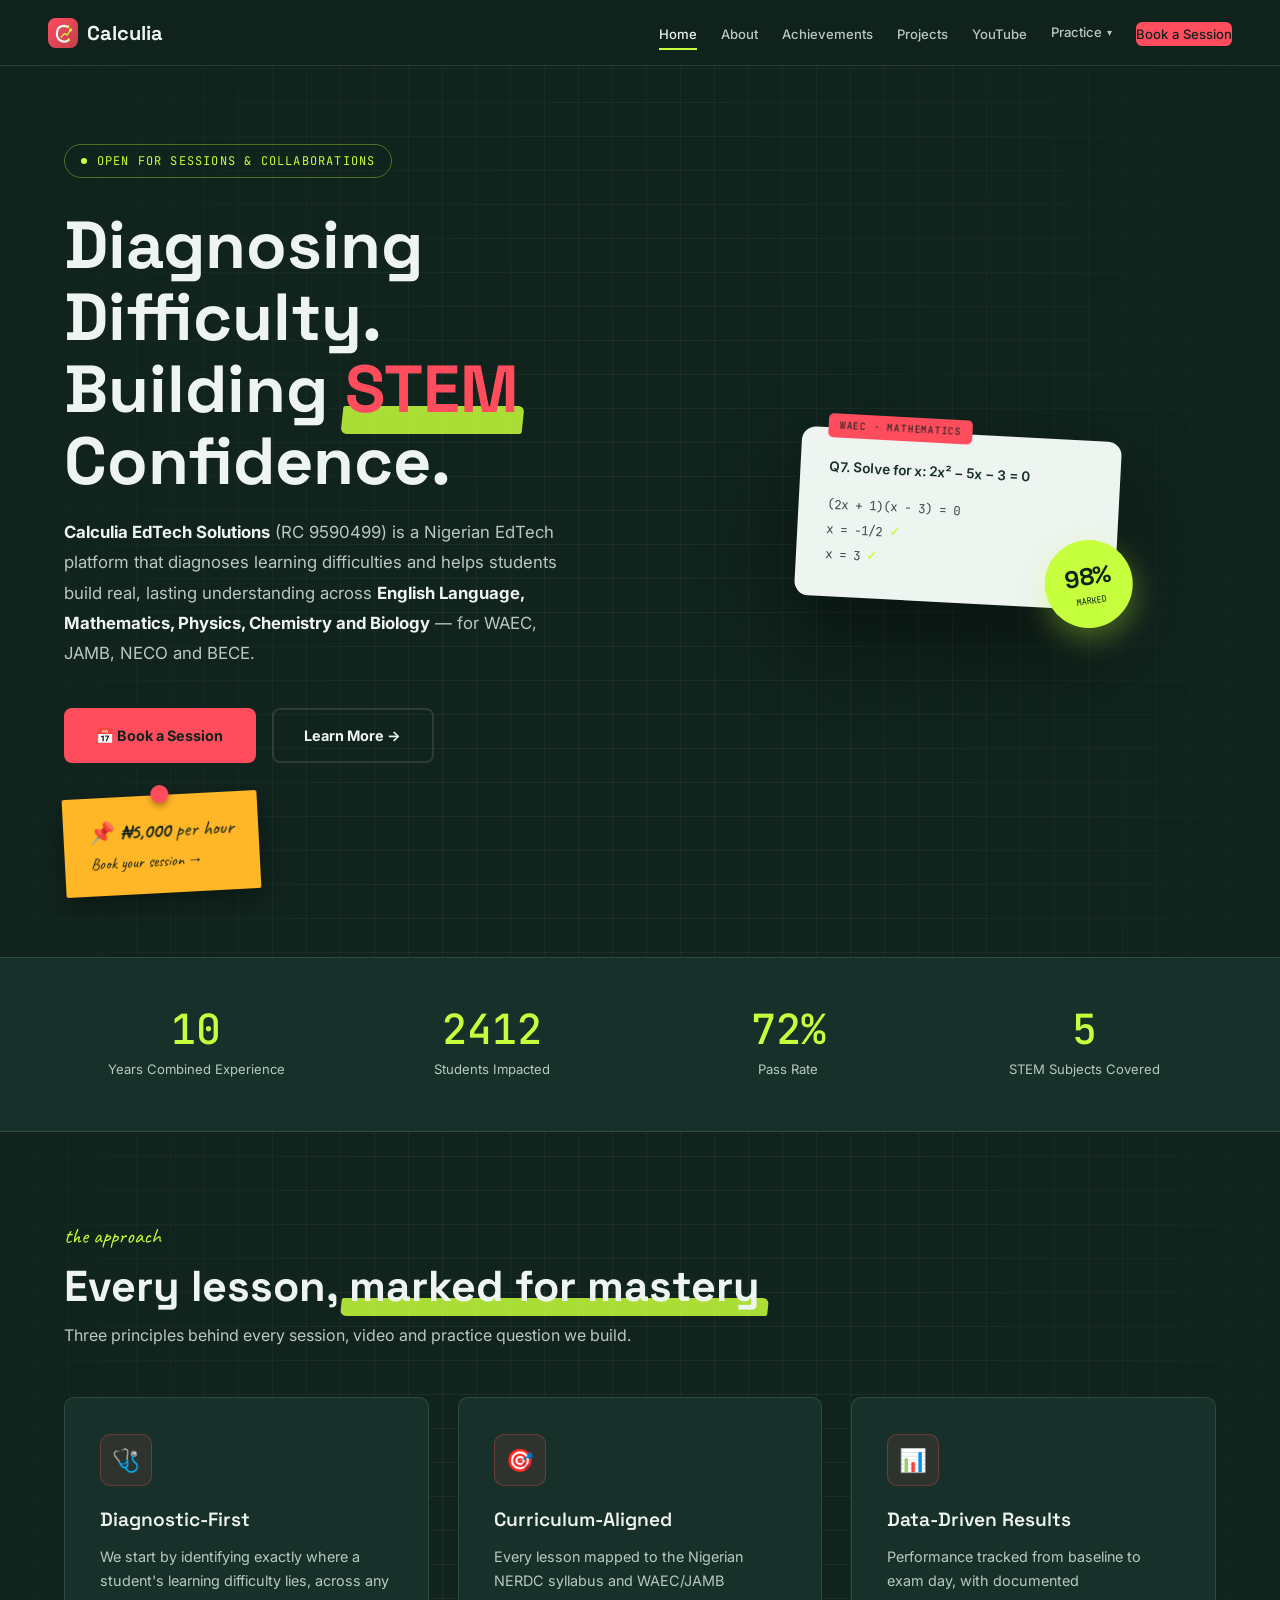
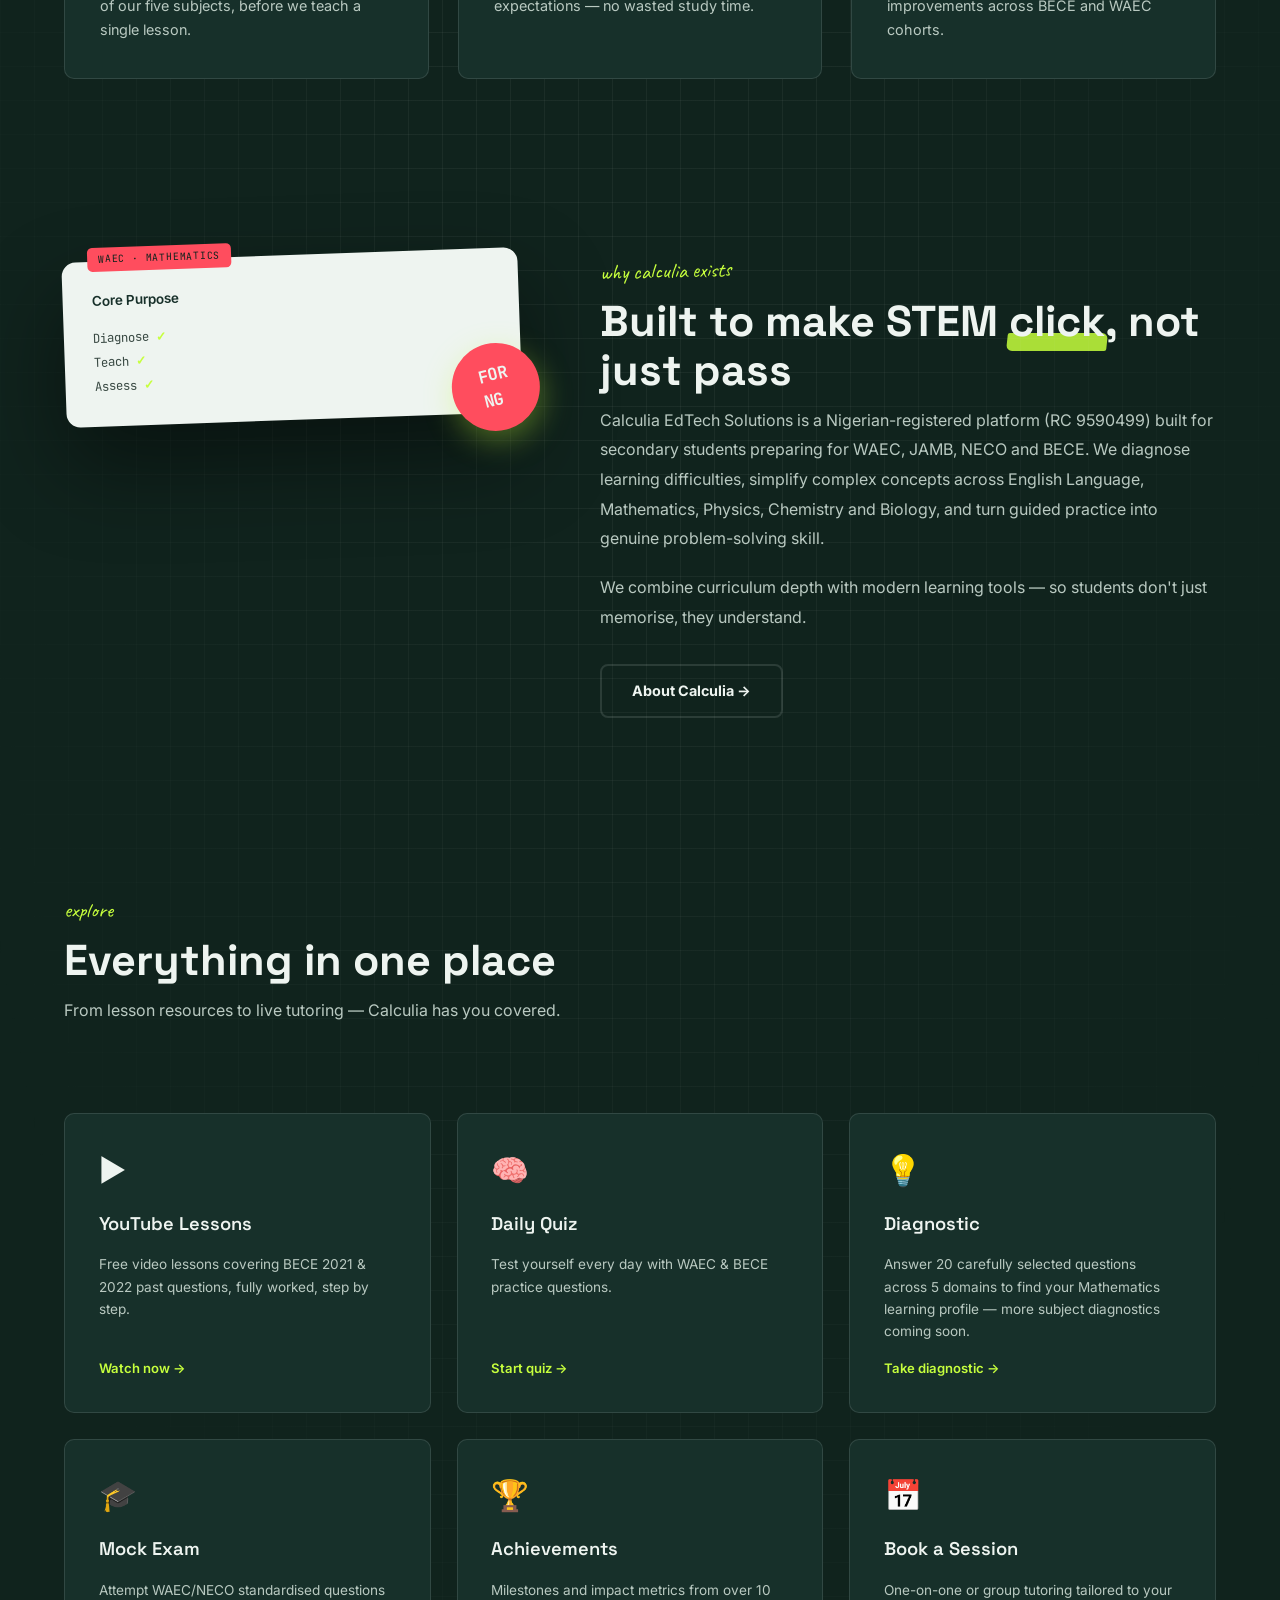
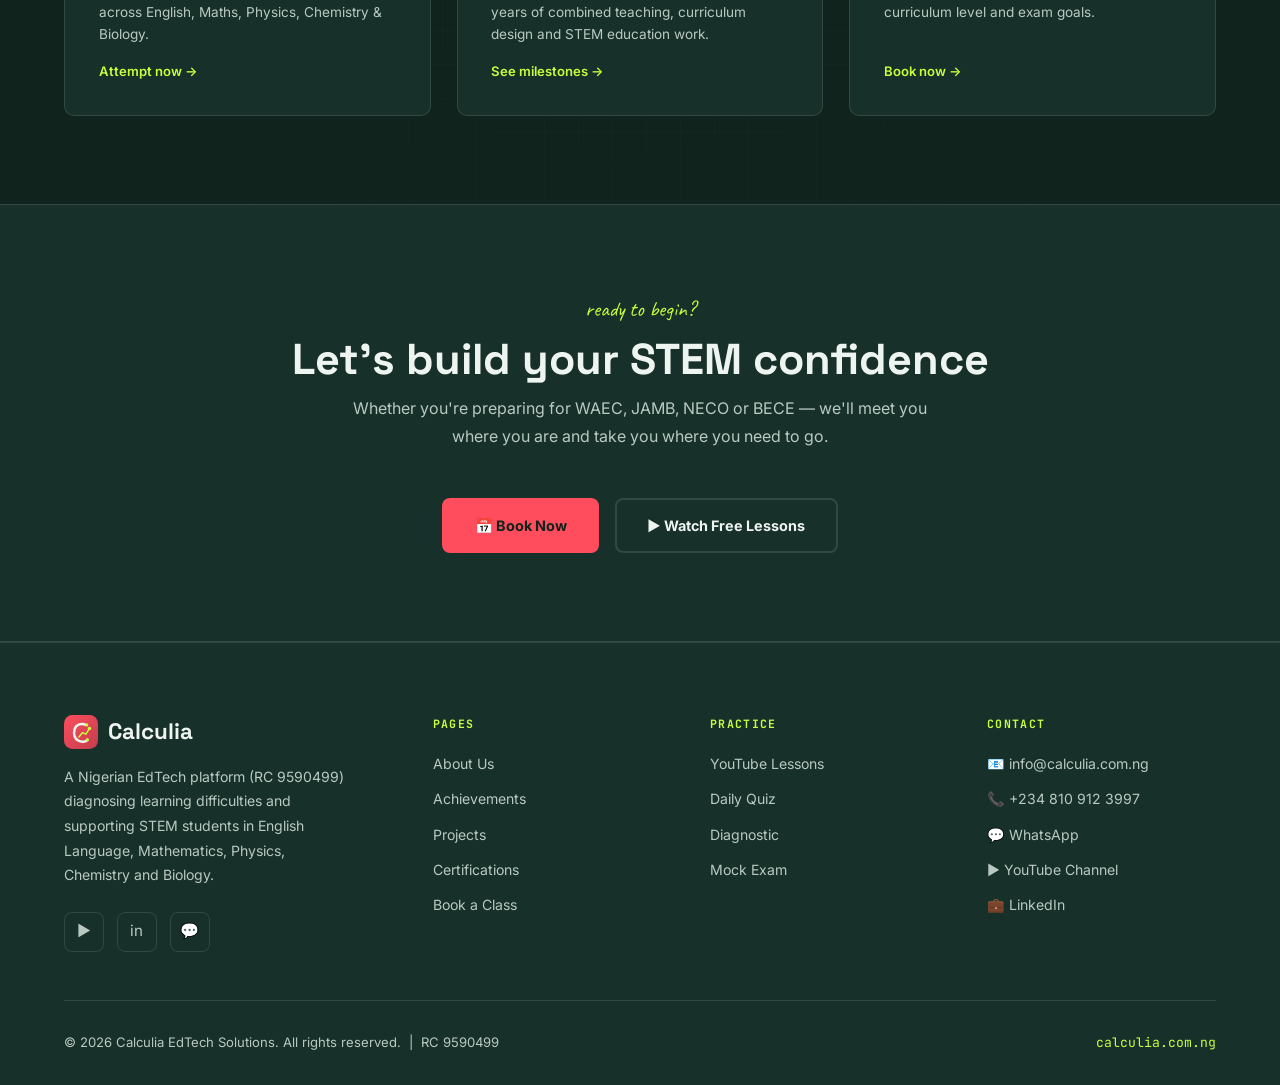
<file: index.html>
<!DOCTYPE html>
<html lang="en">
<head>
<meta charset="UTF-8">
<meta name="viewport" content="width=device-width, initial-scale=1.0">
<title>Calculia EdTech Solutions — Diagnosing Learning Difficulties &amp; STEM Support</title>
<link rel="icon" type="image/svg+xml" href="data:image/svg+xml,<svg xmlns='http://www.w3.org/2000/svg' viewBox='0 0 96 96'><rect width='96' height='96' rx='22' fill='%23FF4D5E'/><path d='M 62 28 C 50 22 34 26 30 40 C 26 54 30 68 40 72 C 50 78 62 76 66 70' fill='none' stroke='%23EEF4F0' stroke-width='7' stroke-linecap='round'/><path d='M 42 62 L 52 50 L 62 54 L 72 38' fill='none' stroke='%23C6FF3D' stroke-width='4' stroke-linecap='round' stroke-linejoin='round'/><circle cx='72' cy='38' r='5' fill='%23C6FF3D'/><circle cx='64' cy='28' r='4.5' fill='%23C6FF3D'/><circle cx='66' cy='70' r='4.5' fill='%23C6FF3D'/></svg>">
<meta name="description" content="Calculia EdTech Solutions (RC 9590499) is a Nigerian EdTech platform diagnosing learning difficulties and supporting STEM students in English Language, Mathematics, Physics, Chemistry and Biology — with tutoring, diagnostics, mock exams and free video lessons.">
<meta property="og:title" content="Calculia EdTech Solutions — Diagnosing Learning Difficulties, Building STEM Confidence">
<meta property="og:description" content="Diagnostics, tutoring, mock exams and free lessons across English, Mathematics, Physics, Chemistry and Biology for Nigerian students preparing for WAEC, JAMB, NECO and BECE.">
<meta property="og:type" content="website">
<meta property="og:url" content="https://calculiang.github.io/">
<meta name="twitter:card" content="summary_large_image">
<link rel="canonical" href="https://calculiang.github.io/">
<link rel="stylesheet" href="style.css">
</head>
<body class="grid-bg">
  
<nav>
  <a href="index.html" class="nav-logo"><svg class="brand-mark" viewBox="0 0 96 96" width="30" height="30" xmlns="http://www.w3.org/2000/svg" aria-hidden="true">
      <defs><linearGradient id="navMark" x1="0%" y1="0%" x2="100%" y2="100%"><stop offset="0%" stop-color="#FF4D5E"/><stop offset="100%" stop-color="#C23E4B"/></linearGradient></defs>
      <rect width="96" height="96" rx="24" fill="url(#navMark)"/>
      <path d="M 62 28 C 50 22 34 26 30 40 C 26 54 30 68 40 72 C 50 78 62 76 66 70" fill="none" stroke="#EEF4F0" stroke-width="7" stroke-linecap="round"/>
      <path d="M 42 62 L 52 50 L 62 54 L 72 38" fill="none" stroke="#C6FF3D" stroke-width="4" stroke-linecap="round" stroke-linejoin="round"/>
      <circle cx="72" cy="38" r="5" fill="#C6FF3D"/><circle cx="64" cy="28" r="4.5" fill="#C6FF3D"/><circle cx="66" cy="70" r="4.5" fill="#C6FF3D"/>
    </svg>Calculia</a>
  <ul class="nav-links">
    <li><a href="index.html">Home</a></li>
    <li><a href="about.html">About</a></li>
    <li><a href="achievements.html">Achievements</a></li>
    <li><a href="projects.html">Projects</a></li>
    <li><a href="youtube.html">YouTube</a></li>
    <li class="nav-dropdown">
      <span>Practice</span>
      <div class="dropdown-menu">
        <a href="daily-quiz.html">🧠 Daily Quiz</a>
        <a href="diagnostic.html">💡 Diagnostic</a>
        <a href="mock.html">🎓 Mock Exam</a>
        <a href="certifications.html">📜 Certifications</a>
      </div>
    </li>
    <li><a href="booking.html" class="nav-cta">Book a Session</a></li>
  </ul>
  <button class="hamburger" id="hamburger" aria-label="Toggle menu"><span></span><span></span><span></span></button>
</nav>
<div class="mobile-menu" id="mobileMenu">
  <a href="index.html">Home</a>
  <a href="about.html">About</a>
  <a href="achievements.html">Achievements</a>
  <a href="certifications.html">Certifications</a>
  <a href="projects.html">Projects</a>
  <a href="youtube.html">YouTube</a>
  <span class="sub-label">Practice</span>
  <a href="daily-quiz.html">🧠 Daily Quiz</a>
  <a href="diagnostic.html">💡 Diagnostic</a>
  <a href="mock.html">🎓 Mock Exam</a>
  <a href="booking.html" class="btn btn-primary nav-cta">Book a Session</a>
</div>

<!-- HERO -->
<section id="hero">
  <div class="hero-left">
    <span class="hero-tag"><span class="pulse"></span> Open for sessions &amp; collaborations</span>
    <h1 class="hero-h1">Diagnosing Difficulty.<br>Building <span class="accent mark-underline">STEM</span><br>Confidence.</h1>
    <p class="hero-desc"><strong>Calculia EdTech Solutions</strong> (RC 9590499) is a Nigerian EdTech platform that diagnoses learning difficulties and helps students build real, lasting understanding across <strong>English Language, Mathematics, Physics, Chemistry and Biology</strong> — for WAEC, JAMB, NECO and BECE.</p>
    <div class="hero-actions">
      <a href="booking.html" class="btn btn-primary">📅 Book a Session</a>
      <a href="about.html" class="btn btn-outline">Learn More →</a>
    </div>
    <a href="booking.html" class="sticky-note" style="margin-top:2rem;">
      📌 <strong>₦5,000</strong> per hour<br>
      <span style="font-size:1rem;">Book your session →</span>
    </a>
  </div>
  <div class="hero-right">
    <div class="script-card">
      <div class="q">Q7. Solve for x: 2x² − 5x − 3 = 0</div>
      <div class="working">
        (2x + 1)(x − 3) = 0<br>
        x = −1/2  <span class="tick">✓</span><br>
        x = 3     <span class="tick">✓</span>
      </div>
      <div class="grade-stamp"><span>98%</span><span>MARKED</span></div>
    </div>
  </div>
</section>

<!-- STATS -->
<section id="stats-band">
  <div class="stats-row">
    <div class="stat-item reveal"><div class="stat-big" data-target="10">0</div><div class="stat-desc">Years Combined Experience</div></div>
    <div class="stat-item reveal rd1"><div class="stat-big" data-target="4000">0</div><div class="stat-desc">Students Impacted</div></div>
    <div class="stat-item reveal rd2"><div class="stat-big" data-target="95" data-suffix="%">0</div><div class="stat-desc">Pass Rate</div></div>
    <div class="stat-item reveal rd3"><div class="stat-big" data-target="5">0</div><div class="stat-desc">STEM Subjects Covered</div></div>
  </div>
</section>

<!-- APPROACH -->
<section>
  <span class="eyebrow reveal">the approach</span>
  <h2 class="reveal">Every lesson, <span class="mark-underline">marked for mastery</span></h2>
  <p class="section-sub reveal">Three principles behind every session, video and practice question we build.</p>
  <div class="approach-grid">
    <div class="approach-card card reveal">
      <div class="approach-icon">🩺</div>
      <div class="approach-title">Diagnostic-First</div>
      <p class="approach-text">We start by identifying exactly where a student's learning difficulty lies, across any of our five subjects, before we teach a single lesson.</p>
    </div>
    <div class="approach-card card reveal rd1">
      <div class="approach-icon">🎯</div>
      <div class="approach-title">Curriculum-Aligned</div>
      <p class="approach-text">Every lesson mapped to the Nigerian NERDC syllabus and WAEC/JAMB expectations — no wasted study time.</p>
    </div>
    <div class="approach-card card reveal rd2">
      <div class="approach-icon">📊</div>
      <div class="approach-title">Data-Driven Results</div>
      <p class="approach-text">Performance tracked from baseline to exam day, with documented improvements across BECE and WAEC cohorts.</p>
    </div>
  </div>
</section>

<!-- CORE PURPOSE -->
<section>
  <div class="about-grid">
    <div class="reveal">
      <div class="script-card" style="width:100%;transform:rotate(-2deg);">
        <div class="q">Core Purpose</div>
        <div class="working" style="line-height:1.9;">
          Diagnose <span class="tick">✓</span><br>
          Teach <span class="tick">✓</span><br>
          Assess <span class="tick">✓</span>
        </div>
        <div class="grade-stamp" style="background:var(--coral);"><span style="color:var(--chalk);font-size:1.05rem;">FOR<br>NG</span></div>
      </div>
    </div>
    <div class="reveal rd1">
      <span class="eyebrow">why calculia exists</span>
      <h2>Built to make STEM <span class="mark-underline">click</span>, not just pass</h2>
      <p style="color:var(--chalk-dim);line-height:1.85;margin-bottom:1.2rem;">Calculia EdTech Solutions is a Nigerian-registered platform (RC 9590499) built for secondary students preparing for WAEC, JAMB, NECO and BECE. We diagnose learning difficulties, simplify complex concepts across English Language, Mathematics, Physics, Chemistry and Biology, and turn guided practice into genuine problem-solving skill.</p>
      <p style="color:var(--chalk-dim);line-height:1.85;margin-bottom:2rem;">We combine curriculum depth with modern learning tools — so students don't just memorise, they understand.</p>
      <a href="about.html" class="btn btn-outline">About Calculia →</a>
    </div>
  </div>
</section>

<!-- EXPLORE GRID -->
<div class="home-nav-grid">
  <div style="grid-column:1/-1;margin-bottom:1rem;">
    <span class="eyebrow reveal">explore</span>
    <h2 class="reveal">Everything in <span class="mark-underline">one place</span></h2>
    <p class="section-sub reveal">From lesson resources to live tutoring — Calculia has you covered.</p>
  </div>
  <a href="youtube.html" class="home-nav-card reveal">
    <div class="hnc-icon">▶️</div>
    <div class="hnc-title">YouTube Lessons</div>
    <p class="hnc-desc">Free video lessons covering BECE 2021 &amp; 2022 past questions, fully worked, step by step.</p>
    <span class="hnc-link">Watch now →</span>
  </a>
  <a href="daily-quiz.html" class="home-nav-card reveal rd1">
    <div class="hnc-icon">🧠</div>
    <div class="hnc-title">Daily Quiz</div>
    <p class="hnc-desc">Test yourself every day with WAEC &amp; BECE practice questions.</p>
    <span class="hnc-link">Start quiz →</span>
  </a>
  <a href="diagnostic.html" class="home-nav-card reveal rd2">
    <div class="hnc-icon">💡</div>
    <div class="hnc-title">Diagnostic</div>
    <p class="hnc-desc">Answer 20 carefully selected questions across 5 domains to find your Mathematics learning profile — more subject diagnostics coming soon.</p>
    <span class="hnc-link">Take diagnostic →</span>
  </a>
  <a href="mock.html" class="home-nav-card reveal">
    <div class="hnc-icon">🎓</div>
    <div class="hnc-title">Mock Exam</div>
    <p class="hnc-desc">Attempt WAEC/NECO standardised questions across English, Maths, Physics, Chemistry &amp; Biology.</p>
    <span class="hnc-link">Attempt now →</span>
  </a>
  <a href="achievements.html" class="home-nav-card reveal rd1">
    <div class="hnc-icon">🏆</div>
    <div class="hnc-title">Achievements</div>
    <p class="hnc-desc">Milestones and impact metrics from over 10 years of combined teaching, curriculum design and STEM education work.</p>
    <span class="hnc-link">See milestones →</span>
  </a>
  <a href="booking.html" class="home-nav-card reveal rd2">
    <div class="hnc-icon">📅</div>
    <div class="hnc-title">Book a Session</div>
    <p class="hnc-desc">One-on-one or group tutoring tailored to your curriculum level and exam goals.</p>
    <span class="hnc-link">Book now →</span>
  </a>
</div>

<!-- CTA -->
<section class="cta-band">
  <span class="eyebrow reveal">ready to begin?</span>
  <h2 class="reveal">Let's build your <span class="mark-underline">STEM confidence</span></h2>
  <p class="section-sub reveal">Whether you're preparing for WAEC, JAMB, NECO or BECE — we'll meet you where you are and take you where you need to go.</p>
  <div class="cta-actions reveal">
    <a href="booking.html" class="btn btn-primary">📅 Book Now</a>
    <a href="youtube.html" class="btn btn-outline">▶ Watch Free Lessons</a>
  </div>
</section>

<footer>
  <div class="footer-grid footer-grid-4">
    <div class="footer-brand">
      <a href="index.html" class="logo"><svg class="brand-mark" viewBox="0 0 96 96" width="34" height="34" xmlns="http://www.w3.org/2000/svg" aria-hidden="true">
        <defs><linearGradient id="footMark" x1="0%" y1="0%" x2="100%" y2="100%"><stop offset="0%" stop-color="#FF4D5E"/><stop offset="100%" stop-color="#C23E4B"/></linearGradient></defs>
        <rect width="96" height="96" rx="24" fill="url(#footMark)"/>
        <path d="M 62 28 C 50 22 34 26 30 40 C 26 54 30 68 40 72 C 50 78 62 76 66 70" fill="none" stroke="#EEF4F0" stroke-width="7" stroke-linecap="round"/>
        <path d="M 42 62 L 52 50 L 62 54 L 72 38" fill="none" stroke="#C6FF3D" stroke-width="4" stroke-linecap="round" stroke-linejoin="round"/>
        <circle cx="72" cy="38" r="5" fill="#C6FF3D"/><circle cx="64" cy="28" r="4.5" fill="#C6FF3D"/><circle cx="66" cy="70" r="4.5" fill="#C6FF3D"/>
      </svg>Calculia</a>
      <p>A Nigerian EdTech platform (RC 9590499) diagnosing learning difficulties and supporting STEM students in English Language, Mathematics, Physics, Chemistry and Biology.</p>
      <div class="social-links">
        <a class="social-link" href="https://www.youtube.com/channel/UCdj-SJ9aTm0fqCdhB6cHcyw" aria-label="YouTube" target="_blank" rel="noopener">▶</a>
        <a class="social-link" href="https://www.linkedin.com/in/opeoluwajamiu" aria-label="LinkedIn" target="_blank" rel="noopener">in</a>
        <a class="social-link" href="https://wa.me/2348109123997" aria-label="WhatsApp" target="_blank" rel="noopener">💬</a>
      </div>
    </div>
    <div class="footer-col">
      <h4>Pages</h4>
      <ul>
        <li><a href="about.html">About Us</a></li>
        <li><a href="achievements.html">Achievements</a></li>
        <li><a href="projects.html">Projects</a></li>
        <li><a href="certifications.html">Certifications</a></li>
        <li><a href="booking.html">Book a Class</a></li>
      </ul>
    </div>
    <div class="footer-col">
      <h4>Practice</h4>
      <ul>
        <li><a href="youtube.html">YouTube Lessons</a></li>
        <li><a href="daily-quiz.html">Daily Quiz</a></li>
        <li><a href="diagnostic.html">Diagnostic</a></li>
        <li><a href="mock.html">Mock Exam</a></li>
      </ul>
    </div>
    <div class="footer-col">
      <h4>Contact</h4>
      <ul>
        <li><a href="mailto:info@calculia.com.ng">📧 info@calculia.com.ng</a></li>
        <li><a href="tel:+2348109123997">📞 +234 810 912 3997</a></li>
        <li><a href="https://wa.me/2348109123997" target="_blank" rel="noopener">💬 WhatsApp</a></li>
        <li><a href="https://www.youtube.com/channel/UCdj-SJ9aTm0fqCdhB6cHcyw" target="_blank" rel="noopener">▶ YouTube Channel</a></li>
        <li><a href="https://www.linkedin.com/company/calculia" target="_blank" rel="noopener">💼 LinkedIn</a></li>
      </ul>
    </div>
  </div>
  <div class="footer-bottom">
    <p>&copy; 2026 Calculia EdTech Solutions. All rights reserved. &nbsp;|&nbsp; RC 9590499</p>
    <span>calculia.com.ng</span>
  </div>
</footer>

<button id="scrollTop" aria-label="Scroll to top">↑</button>
<script src="script.js"></script>
<script>
// Stat counters
document.querySelectorAll('.stat-big').forEach(el => {
  const target = parseInt(el.dataset.target, 10);
  const suffix = el.dataset.suffix || '';
  let started = false;
  const io = new IntersectionObserver(entries => {
    entries.forEach(entry => {
      if (entry.isIntersecting && !started) {
        started = true;
        let cur = 0;
        const step = Math.max(1, Math.round(target / 60));
        const t = setInterval(() => {
          cur += step;
          if (cur >= target) { cur = target; clearInterval(t); }
          el.textContent = cur + suffix;
        }, 25);
      }
    });
  }, { threshold: 0.4 });
  io.observe(el);
});
</script>
</body>
</html>
</file>
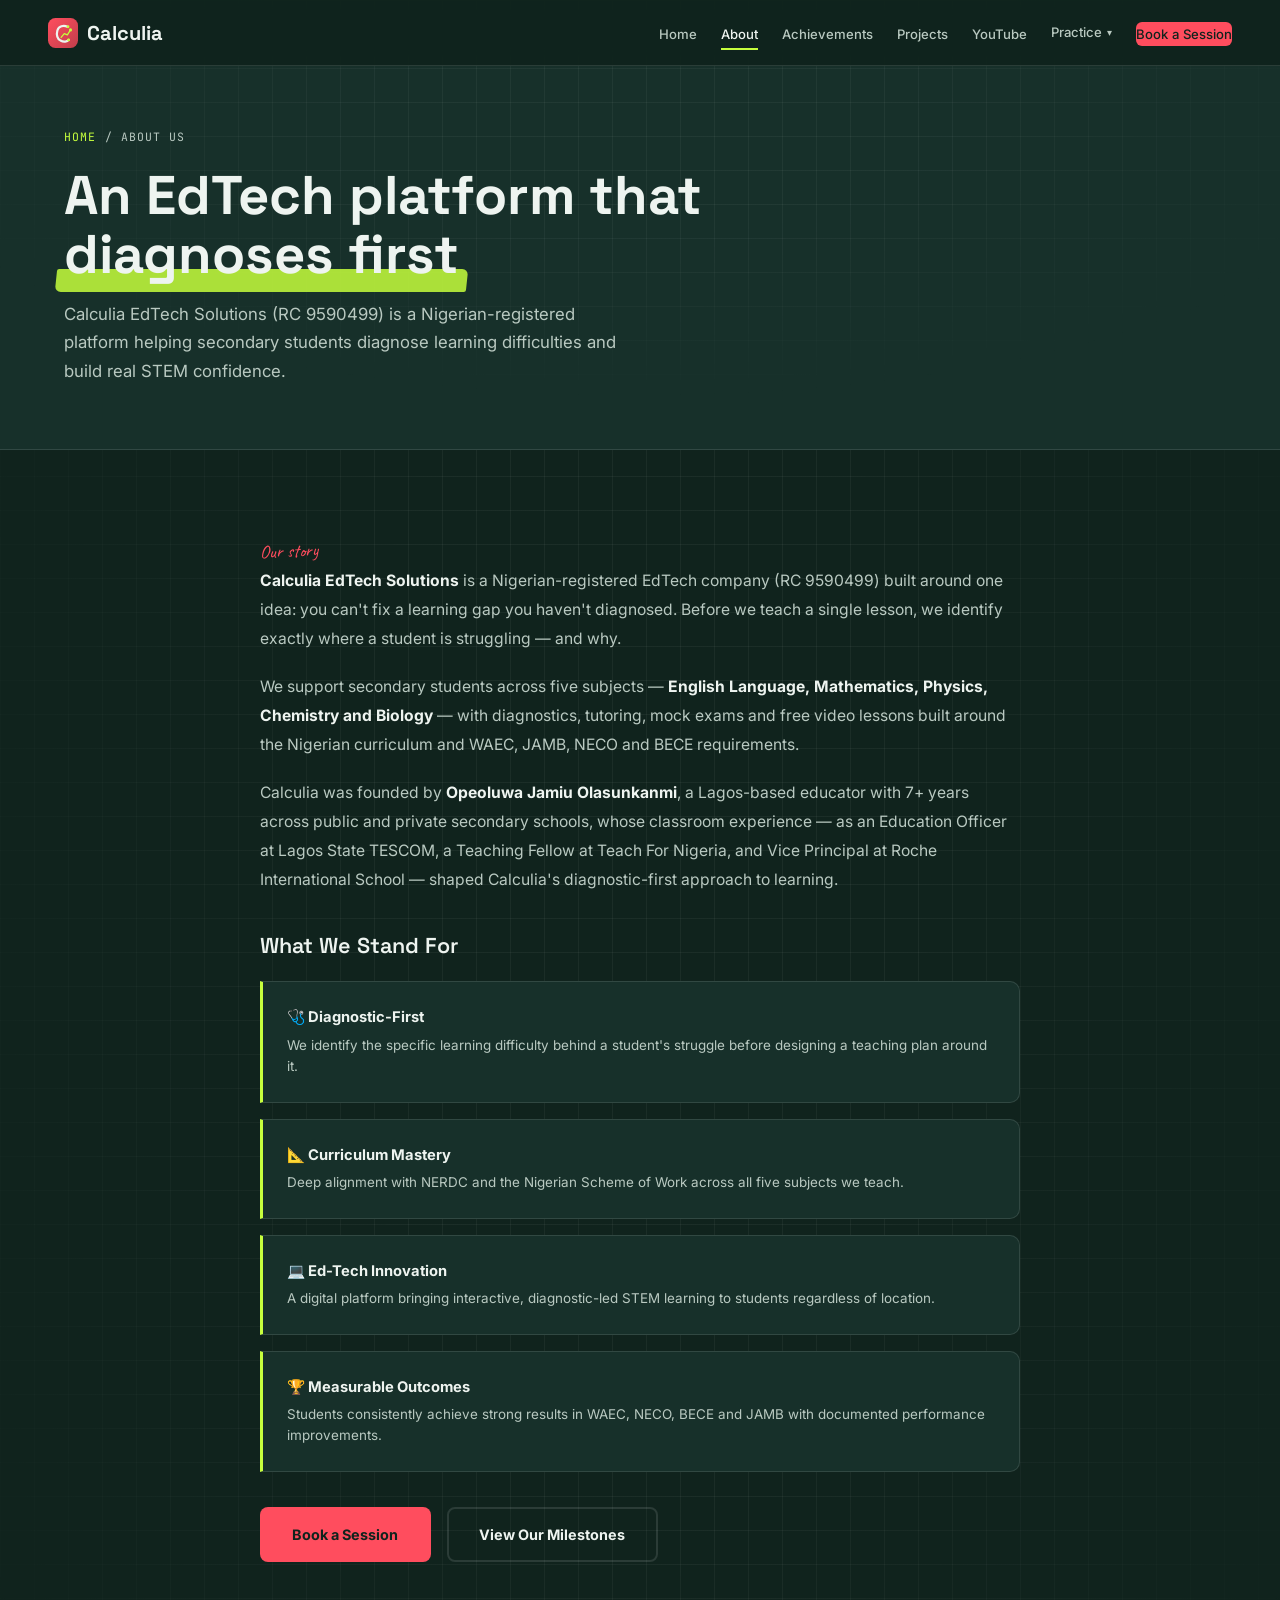
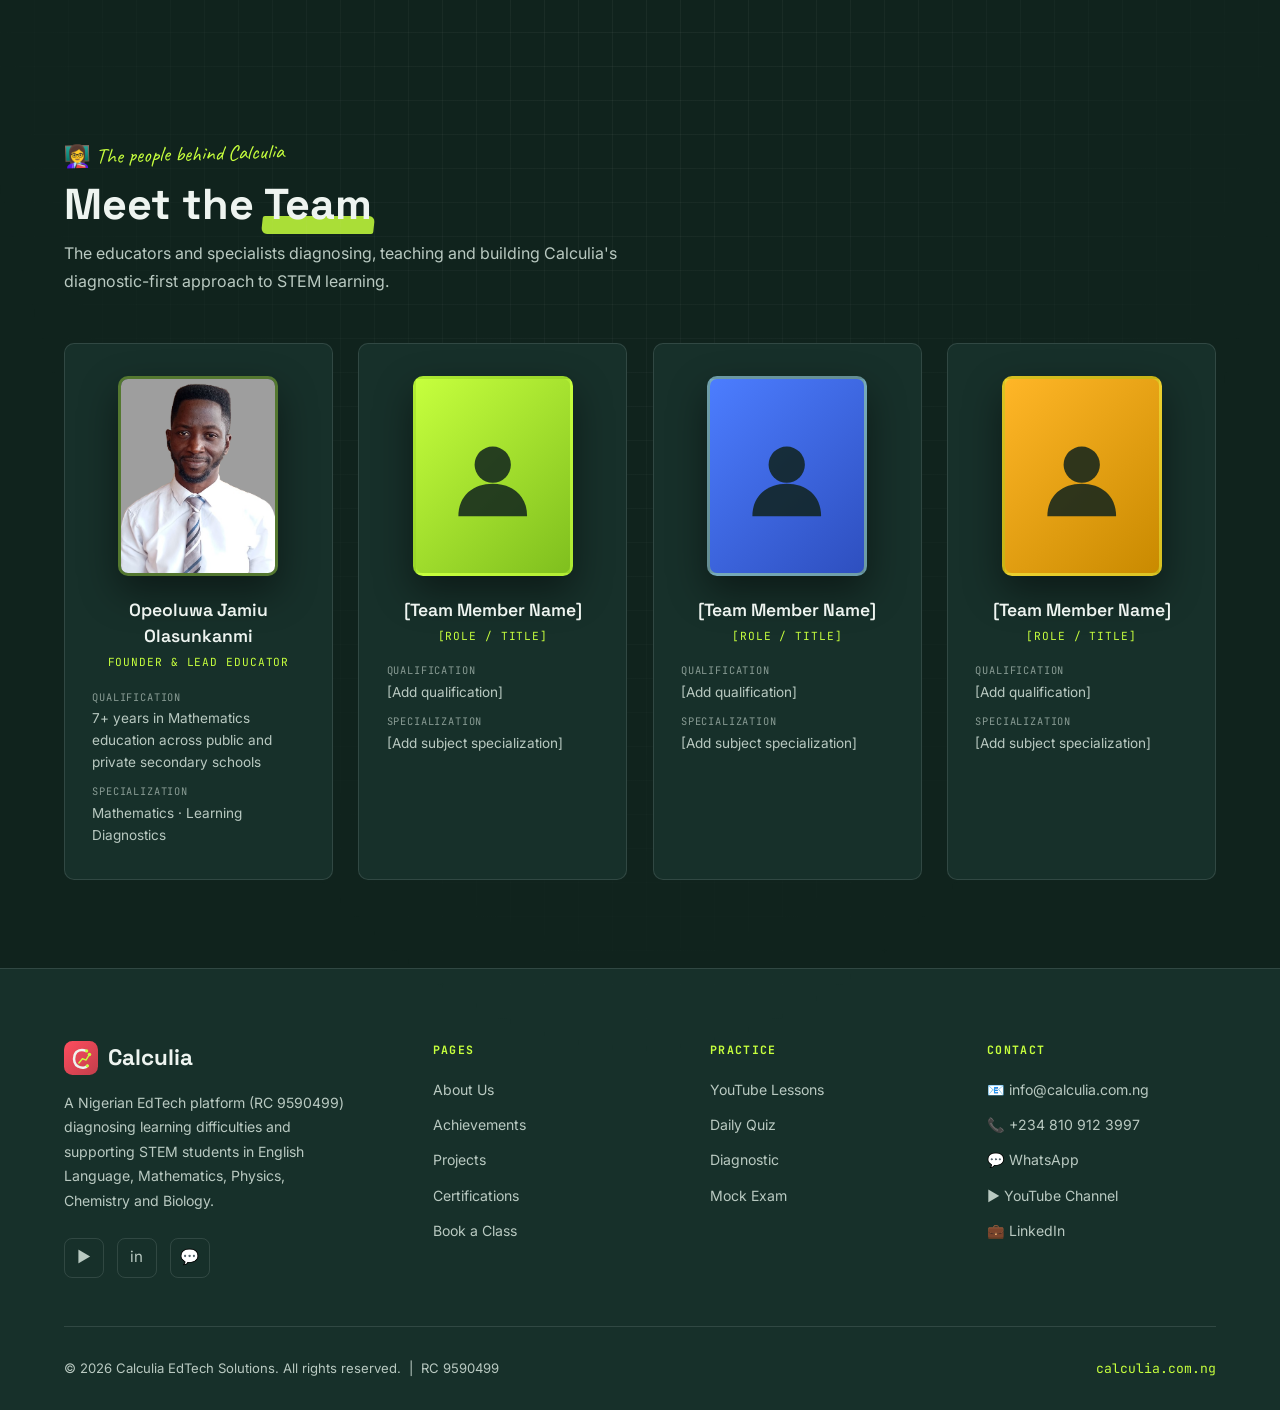
<file: about.html>
<!DOCTYPE html>
<html lang="en">
<head>
<meta charset="UTF-8">
<meta name="viewport" content="width=device-width, initial-scale=1.0">
<title>About Us | Calculia EdTech Solutions</title>
<link rel="icon" type="image/svg+xml" href="data:image/svg+xml,<svg xmlns='http://www.w3.org/2000/svg' viewBox='0 0 96 96'><rect width='96' height='96' rx='22' fill='%23FF4D5E'/><path d='M 62 28 C 50 22 34 26 30 40 C 26 54 30 68 40 72 C 50 78 62 76 66 70' fill='none' stroke='%23EEF4F0' stroke-width='7' stroke-linecap='round'/><path d='M 42 62 L 52 50 L 62 54 L 72 38' fill='none' stroke='%23C6FF3D' stroke-width='4' stroke-linecap='round' stroke-linejoin='round'/><circle cx='72' cy='38' r='5' fill='%23C6FF3D'/><circle cx='64' cy='28' r='4.5' fill='%23C6FF3D'/><circle cx='66' cy='70' r='4.5' fill='%23C6FF3D'/></svg>">
<meta name="description" content="Calculia EdTech Solutions (RC 9590499) is a Nigerian EdTech platform diagnosing learning difficulties and supporting STEM students in English Language, Mathematics, Physics, Chemistry and Biology.">
<link rel="canonical" href="https://calculiang.github.io/about.html">
<link rel="stylesheet" href="style.css">
</head>
<body class="grid-bg">

<nav>
  <a href="index.html" class="nav-logo"><svg class="brand-mark" viewBox="0 0 96 96" width="30" height="30" xmlns="http://www.w3.org/2000/svg" aria-hidden="true">
      <defs><linearGradient id="navMark" x1="0%" y1="0%" x2="100%" y2="100%"><stop offset="0%" stop-color="#FF4D5E"/><stop offset="100%" stop-color="#C23E4B"/></linearGradient></defs>
      <rect width="96" height="96" rx="24" fill="url(#navMark)"/>
      <path d="M 62 28 C 50 22 34 26 30 40 C 26 54 30 68 40 72 C 50 78 62 76 66 70" fill="none" stroke="#EEF4F0" stroke-width="7" stroke-linecap="round"/>
      <path d="M 42 62 L 52 50 L 62 54 L 72 38" fill="none" stroke="#C6FF3D" stroke-width="4" stroke-linecap="round" stroke-linejoin="round"/>
      <circle cx="72" cy="38" r="5" fill="#C6FF3D"/><circle cx="64" cy="28" r="4.5" fill="#C6FF3D"/><circle cx="66" cy="70" r="4.5" fill="#C6FF3D"/>
    </svg>Calculia</a>
  <ul class="nav-links">
    <li><a href="index.html">Home</a></li>
    <li><a href="about.html">About</a></li>
    <li><a href="achievements.html">Achievements</a></li>
    <li><a href="projects.html">Projects</a></li>
    <li><a href="youtube.html">YouTube</a></li>
    <li class="nav-dropdown">
      <span>Practice</span>
      <div class="dropdown-menu">
        <a href="daily-quiz.html">🧠 Daily Quiz</a>
        <a href="diagnostic.html">💡 Diagnostic</a>
        <a href="mock.html">🎓 Mock Exam</a>
        <a href="certifications.html">📜 Certifications</a>
      </div>
    </li>
    <li><a href="booking.html" class="nav-cta">Book a Session</a></li>
  </ul>
  <button class="hamburger" id="hamburger" aria-label="Toggle menu"><span></span><span></span><span></span></button>
</nav>
<div class="mobile-menu" id="mobileMenu">
  <a href="index.html">Home</a>
  <a href="about.html">About</a>
  <a href="achievements.html">Achievements</a>
  <a href="certifications.html">Certifications</a>
  <a href="projects.html">Projects</a>
  <a href="youtube.html">YouTube</a>
  <span class="sub-label">Practice</span>
  <a href="daily-quiz.html">🧠 Daily Quiz</a>
  <a href="diagnostic.html">💡 Diagnostic</a>
  <a href="mock.html">🎓 Mock Exam</a>
  <a href="booking.html" class="btn btn-primary nav-cta">Book a Session</a>
</div>

<div class="page-banner grid-bg">
  <div class="page-banner-inner">
    <div class="breadcrumb"><a href="index.html">Home</a> / About Us</div>
    <h1>An EdTech platform that <span class="mark-underline">diagnoses first</span></h1>
    <p>Calculia EdTech Solutions (RC 9590499) is a Nigerian-registered platform helping secondary students diagnose learning difficulties and build real STEM confidence.</p>
  </div>
</div>

<section>
  <div class="about-grid about-solo">
    <div class="about-text reveal">
      <span class="pen-note">Our story</span>
      <p><strong>Calculia EdTech Solutions</strong> is a Nigerian-registered EdTech company (RC 9590499) built around one idea: you can't fix a learning gap you haven't diagnosed. Before we teach a single lesson, we identify exactly where a student is struggling — and why.</p>
      <p>We support secondary students across five subjects — <strong>English Language, Mathematics, Physics, Chemistry and Biology</strong> — with diagnostics, tutoring, mock exams and free video lessons built around the Nigerian curriculum and WAEC, JAMB, NECO and BECE requirements.</p>
      <p>Calculia was founded by <strong>Opeoluwa Jamiu Olasunkanmi</strong>, a Lagos-based educator with 7+ years across public and private secondary schools, whose classroom experience — as an Education Officer at Lagos State TESCOM, a Teaching Fellow at Teach For Nigeria, and Vice Principal at Roche International School — shaped Calculia's diagnostic-first approach to learning.</p>

      <h3>What We Stand For</h3>
      <div class="pillars">
        <div class="pillar">
          <div class="pillar-title">🩺 Diagnostic-First</div>
          <div class="pillar-text">We identify the specific learning difficulty behind a student's struggle before designing a teaching plan around it.</div>
        </div>
        <div class="pillar">
          <div class="pillar-title">📐 Curriculum Mastery</div>
          <div class="pillar-text">Deep alignment with NERDC and the Nigerian Scheme of Work across all five subjects we teach.</div>
        </div>
        <div class="pillar">
          <div class="pillar-title">💻 Ed-Tech Innovation</div>
          <div class="pillar-text">A digital platform bringing interactive, diagnostic-led STEM learning to students regardless of location.</div>
        </div>
        <div class="pillar">
          <div class="pillar-title">🏆 Measurable Outcomes</div>
          <div class="pillar-text">Students consistently achieve strong results in WAEC, NECO, BECE and JAMB with documented performance improvements.</div>
        </div>
      </div>
      <div class="hero-actions" style="margin-top:2.2rem;">
        <a href="booking.html" class="btn btn-primary">Book a Session</a>
        <a href="achievements.html" class="btn btn-outline">View Our Milestones</a>
      </div>
    </div>
  </div>
</section>

<section>
  <span class="eyebrow">👩‍🏫 The people behind Calculia</span>
  <h2>Meet the <span class="mark-underline">Team</span></h2>
  <p class="section-sub">The educators and specialists diagnosing, teaching and building Calculia's diagnostic-first approach to STEM learning.</p>

  <div class="team-grid">
    <div class="team-card card reveal">
      <div class="team-avatar team-avatar-photo"><img src="founder-photo.png" alt="Opeoluwa Jamiu Olasunkanmi, Founder of Calculia EdTech Solutions" width="160" height="200" loading="lazy"></div>
      <h3 class="team-name">Opeoluwa Jamiu Olasunkanmi</h3>
      <div class="team-role">Founder &amp; Lead Educator</div>
      <div class="team-detail"><span class="team-label">Qualification</span>7+ years in Mathematics education across public and private secondary schools</div>
      <div class="team-detail"><span class="team-label">Specialization</span>Mathematics · Learning Diagnostics</div>
    </div>

    <div class="team-card card reveal rd1">
      <div class="team-avatar team-avatar-illustration" style="--avatar-a:var(--lime); --avatar-b:#7FBF1E;">
        <svg viewBox="0 0 100 100" width="100%" height="100%" xmlns="http://www.w3.org/2000/svg" aria-hidden="true">
          <circle cx="50" cy="38" r="19" fill="var(--blackboard)" fill-opacity=".85"/>
          <path d="M14 92c0-22 16-34 36-34s36 12 36 34" fill="var(--blackboard)" fill-opacity=".85"/>
        </svg>
      </div>
      <h3 class="team-name">[Team Member Name]</h3>
      <div class="team-role">[Role / Title]</div>
      <div class="team-detail"><span class="team-label">Qualification</span>[Add qualification]</div>
      <div class="team-detail"><span class="team-label">Specialization</span>[Add subject specialization]</div>
    </div>

    <div class="team-card card reveal rd2">
      <div class="team-avatar team-avatar-illustration" style="--avatar-a:var(--blue); --avatar-b:#2E4FBF;">
        <svg viewBox="0 0 100 100" width="100%" height="100%" xmlns="http://www.w3.org/2000/svg" aria-hidden="true">
          <circle cx="50" cy="38" r="19" fill="var(--blackboard)" fill-opacity=".85"/>
          <path d="M14 92c0-22 16-34 36-34s36 12 36 34" fill="var(--blackboard)" fill-opacity=".85"/>
        </svg>
      </div>
      <h3 class="team-name">[Team Member Name]</h3>
      <div class="team-role">[Role / Title]</div>
      <div class="team-detail"><span class="team-label">Qualification</span>[Add qualification]</div>
      <div class="team-detail"><span class="team-label">Specialization</span>[Add subject specialization]</div>
    </div>

    <div class="team-card card reveal rd3">
      <div class="team-avatar team-avatar-illustration" style="--avatar-a:var(--gold); --avatar-b:#C98A00;">
        <svg viewBox="0 0 100 100" width="100%" height="100%" xmlns="http://www.w3.org/2000/svg" aria-hidden="true">
          <circle cx="50" cy="38" r="19" fill="var(--blackboard)" fill-opacity=".85"/>
          <path d="M14 92c0-22 16-34 36-34s36 12 36 34" fill="var(--blackboard)" fill-opacity=".85"/>
        </svg>
      </div>
      <h3 class="team-name">[Team Member Name]</h3>
      <div class="team-role">[Role / Title]</div>
      <div class="team-detail"><span class="team-label">Qualification</span>[Add qualification]</div>
      <div class="team-detail"><span class="team-label">Specialization</span>[Add subject specialization]</div>
    </div>
  </div>
</section>

<footer>
  <div class="footer-grid footer-grid-4">
    <div class="footer-brand">
      <a href="index.html" class="logo"><svg class="brand-mark" viewBox="0 0 96 96" width="34" height="34" xmlns="http://www.w3.org/2000/svg" aria-hidden="true">
        <defs><linearGradient id="footMark" x1="0%" y1="0%" x2="100%" y2="100%"><stop offset="0%" stop-color="#FF4D5E"/><stop offset="100%" stop-color="#C23E4B"/></linearGradient></defs>
        <rect width="96" height="96" rx="24" fill="url(#footMark)"/>
        <path d="M 62 28 C 50 22 34 26 30 40 C 26 54 30 68 40 72 C 50 78 62 76 66 70" fill="none" stroke="#EEF4F0" stroke-width="7" stroke-linecap="round"/>
        <path d="M 42 62 L 52 50 L 62 54 L 72 38" fill="none" stroke="#C6FF3D" stroke-width="4" stroke-linecap="round" stroke-linejoin="round"/>
        <circle cx="72" cy="38" r="5" fill="#C6FF3D"/><circle cx="64" cy="28" r="4.5" fill="#C6FF3D"/><circle cx="66" cy="70" r="4.5" fill="#C6FF3D"/>
      </svg>Calculia</a>
      <p>A Nigerian EdTech platform (RC 9590499) diagnosing learning difficulties and supporting STEM students in English Language, Mathematics, Physics, Chemistry and Biology.</p>
      <div class="social-links">
        <a class="social-link" href="https://www.youtube.com/channel/UCdj-SJ9aTm0fqCdhB6cHcyw" aria-label="YouTube" target="_blank" rel="noopener">▶</a>
        <a class="social-link" href="https://www.linkedin.com/company/calculia" aria-label="LinkedIn" target="_blank" rel="noopener">in</a>
        <a class="social-link" href="https://wa.me/2348109123997" aria-label="WhatsApp" target="_blank" rel="noopener">💬</a>
      </div>
    </div>
    <div class="footer-col">
      <h4>Pages</h4>
      <ul>
        <li><a href="about.html">About Us</a></li>
        <li><a href="achievements.html">Achievements</a></li>
        <li><a href="projects.html">Projects</a></li>
        <li><a href="certifications.html">Certifications</a></li>
        <li><a href="booking.html">Book a Class</a></li>
      </ul>
    </div>
    <div class="footer-col">
      <h4>Practice</h4>
      <ul>
        <li><a href="youtube.html">YouTube Lessons</a></li>
        <li><a href="daily-quiz.html">Daily Quiz</a></li>
        <li><a href="diagnostic.html">Diagnostic</a></li>
        <li><a href="mock.html">Mock Exam</a></li>
      </ul>
    </div>
    <div class="footer-col">
      <h4>Contact</h4>
      <ul>
        <li><a href="mailto:info@calculia.com.ng">📧 info@calculia.com.ng</a></li>
        <li><a href="tel:+2348109123997">📞 +234 810 912 3997</a></li>
        <li><a href="https://wa.me/2348109123997" target="_blank" rel="noopener">💬 WhatsApp</a></li>
        <li><a href="https://www.youtube.com/channel/UCdj-SJ9aTm0fqCdhB6cHcyw" target="_blank" rel="noopener">▶ YouTube Channel</a></li>
        <li><a href="https://www.linkedin.com/in/opeoluwajamiu" target="_blank" rel="noopener">💼 LinkedIn</a></li>
      </ul>
    </div>
  </div>
  <div class="footer-bottom">
    <p>&copy; 2026 Calculia EdTech Solutions. All rights reserved. &nbsp;|&nbsp; RC 9590499</p>
    <span>calculia.com.ng</span>
  </div>
</footer>

<button id="scrollTop" aria-label="Scroll to top">↑</button>
<script src="script.js"></script>
</body>
</html>
</file>
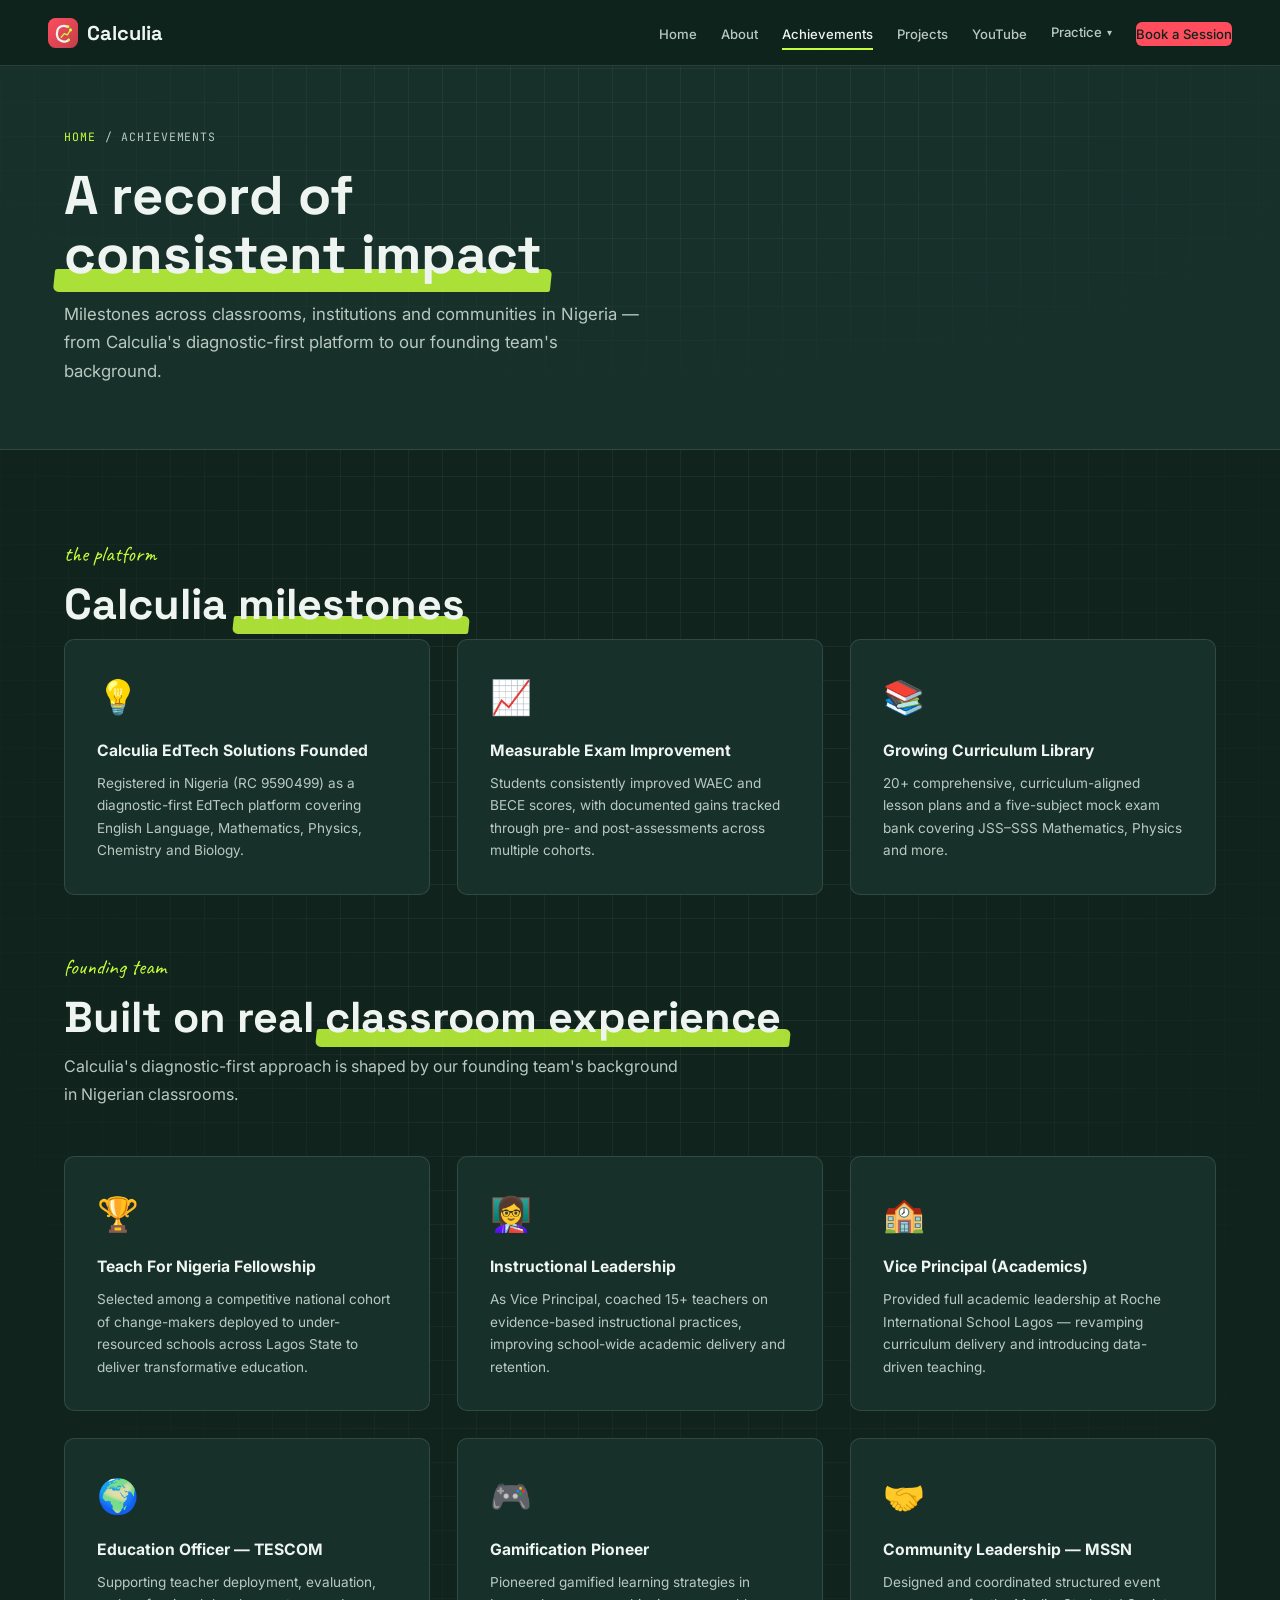
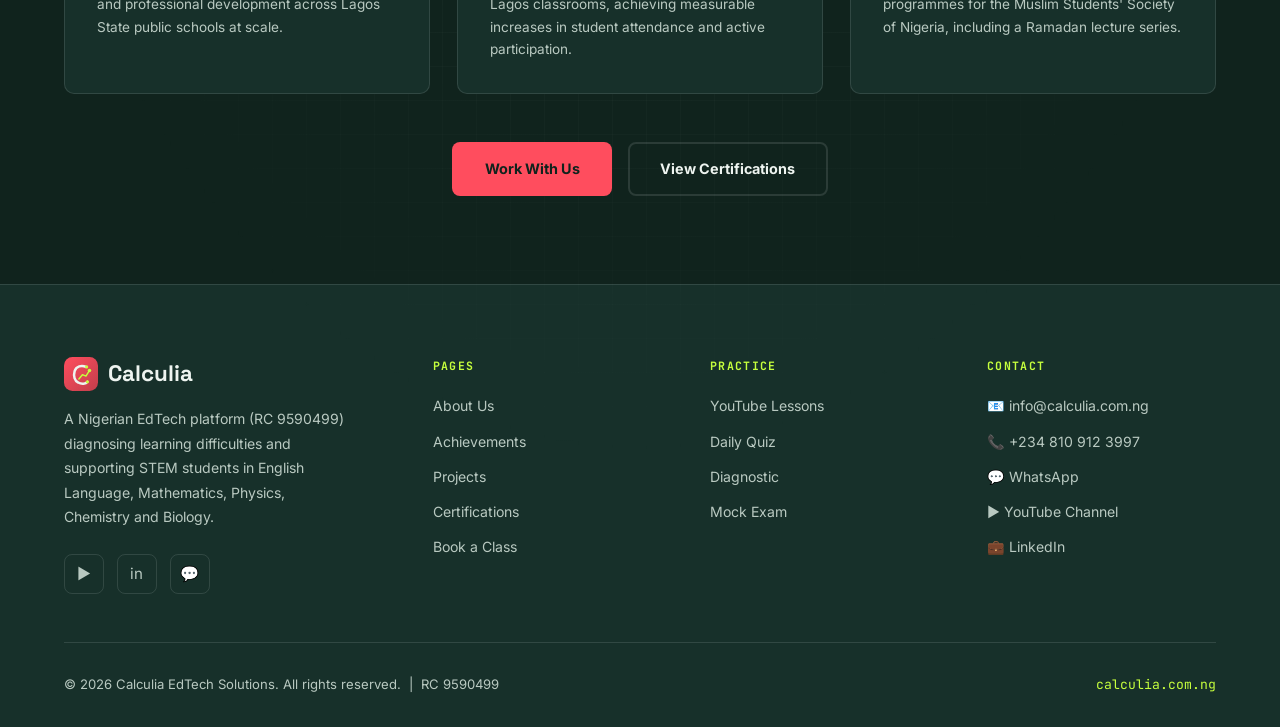
<file: achievements.html>
<!DOCTYPE html>
<html lang="en">
<head>
<meta charset="UTF-8">
<meta name="viewport" content="width=device-width, initial-scale=1.0">
<title>Milestones | Calculia EdTech Solutions</title>
<link rel="icon" type="image/svg+xml" href="data:image/svg+xml,<svg xmlns='http://www.w3.org/2000/svg' viewBox='0 0 96 96'><rect width='96' height='96' rx='22' fill='%23FF4D5E'/><path d='M 62 28 C 50 22 34 26 30 40 C 26 54 30 68 40 72 C 50 78 62 76 66 70' fill='none' stroke='%23EEF4F0' stroke-width='7' stroke-linecap='round'/><path d='M 42 62 L 52 50 L 62 54 L 72 38' fill='none' stroke='%23C6FF3D' stroke-width='4' stroke-linecap='round' stroke-linejoin='round'/><circle cx='72' cy='38' r='5' fill='%23C6FF3D'/><circle cx='64' cy='28' r='4.5' fill='%23C6FF3D'/><circle cx='66' cy='70' r='4.5' fill='%23C6FF3D'/></svg>">
<meta name="description" content="A record of consistent impact across classrooms, institutions and communities in Nigeria — from our diagnostic-first STEM platform to our founding team's background.">
<link rel="canonical" href="https://calculiang.github.io/achievements.html">
<link rel="stylesheet" href="style.css">
</head>
<body class="grid-bg">

<nav>
  <a href="index.html" class="nav-logo"><svg class="brand-mark" viewBox="0 0 96 96" width="30" height="30" xmlns="http://www.w3.org/2000/svg" aria-hidden="true">
      <defs><linearGradient id="navMark" x1="0%" y1="0%" x2="100%" y2="100%"><stop offset="0%" stop-color="#FF4D5E"/><stop offset="100%" stop-color="#C23E4B"/></linearGradient></defs>
      <rect width="96" height="96" rx="24" fill="url(#navMark)"/>
      <path d="M 62 28 C 50 22 34 26 30 40 C 26 54 30 68 40 72 C 50 78 62 76 66 70" fill="none" stroke="#EEF4F0" stroke-width="7" stroke-linecap="round"/>
      <path d="M 42 62 L 52 50 L 62 54 L 72 38" fill="none" stroke="#C6FF3D" stroke-width="4" stroke-linecap="round" stroke-linejoin="round"/>
      <circle cx="72" cy="38" r="5" fill="#C6FF3D"/><circle cx="64" cy="28" r="4.5" fill="#C6FF3D"/><circle cx="66" cy="70" r="4.5" fill="#C6FF3D"/>
    </svg>Calculia</a>
  <ul class="nav-links">
    <li><a href="index.html">Home</a></li>
    <li><a href="about.html">About</a></li>
    <li><a href="achievements.html">Achievements</a></li>
    <li><a href="projects.html">Projects</a></li>
    <li><a href="youtube.html">YouTube</a></li>
    <li class="nav-dropdown">
      <span>Practice</span>
      <div class="dropdown-menu">
        <a href="daily-quiz.html">🧠 Daily Quiz</a>
        <a href="diagnostic.html">💡 Diagnostic</a>
        <a href="mock.html">🎓 Mock Exam</a>
        <a href="certifications.html">📜 Certifications</a>
      </div>
    </li>
    <li><a href="booking.html" class="nav-cta">Book a Session</a></li>
  </ul>
  <button class="hamburger" id="hamburger" aria-label="Toggle menu"><span></span><span></span><span></span></button>
</nav>
<div class="mobile-menu" id="mobileMenu">
  <a href="index.html">Home</a>
  <a href="about.html">About</a>
  <a href="achievements.html">Achievements</a>
  <a href="certifications.html">Certifications</a>
  <a href="projects.html">Projects</a>
  <a href="youtube.html">YouTube</a>
  <span class="sub-label">Practice</span>
  <a href="daily-quiz.html">🧠 Daily Quiz</a>
  <a href="diagnostic.html">💡 Diagnostic</a>
  <a href="mock.html">🎓 Mock Exam</a>
  <a href="booking.html" class="btn btn-primary nav-cta">Book a Session</a>
</div>

<div class="page-banner grid-bg">
  <div class="page-banner-inner">
    <div class="breadcrumb"><a href="index.html">Home</a> / Achievements</div>
    <h1>A record of <span class="mark-underline">consistent impact</span></h1>
    <p>Milestones across classrooms, institutions and communities in Nigeria — from Calculia's diagnostic-first platform to our founding team's background.</p>
  </div>
</div>

<section>
  <span class="eyebrow reveal">the platform</span>
  <h2 class="reveal">Calculia <span class="mark-underline">milestones</span></h2>
  <div class="ach-grid">
    <div class="ach-card reveal">
      <div class="ach-icon">💡</div>
      <div class="ach-title">Calculia EdTech Solutions Founded</div>
      <p class="ach-text">Registered in Nigeria (RC 9590499) as a diagnostic-first EdTech platform covering English Language, Mathematics, Physics, Chemistry and Biology.</p>
    </div>
    <div class="ach-card reveal rd1">
      <div class="ach-icon">📈</div>
      <div class="ach-title">Measurable Exam Improvement</div>
      <p class="ach-text">Students consistently improved WAEC and BECE scores, with documented gains tracked through pre- and post-assessments across multiple cohorts.</p>
    </div>
    <div class="ach-card reveal rd2">
      <div class="ach-icon">📚</div>
      <div class="ach-title">Growing Curriculum Library</div>
      <p class="ach-text">20+ comprehensive, curriculum-aligned lesson plans and a five-subject mock exam bank covering JSS–SSS Mathematics, Physics and more.</p>
    </div>
  </div>

  <span class="eyebrow reveal" style="margin-top:3.5rem;display:block;">founding team</span>
  <h2 class="reveal">Built on real <span class="mark-underline">classroom experience</span></h2>
  <p class="section-sub reveal">Calculia's diagnostic-first approach is shaped by our founding team's background in Nigerian classrooms.</p>
  <div class="ach-grid">
    <div class="ach-card reveal">
      <div class="ach-icon">🏆</div>
      <div class="ach-title">Teach For Nigeria Fellowship</div>
      <p class="ach-text">Selected among a competitive national cohort of change-makers deployed to under-resourced schools across Lagos State to deliver transformative education.</p>
    </div>
    <div class="ach-card reveal rd1">
      <div class="ach-icon">👩‍🏫</div>
      <div class="ach-title">Instructional Leadership</div>
      <p class="ach-text">As Vice Principal, coached 15+ teachers on evidence-based instructional practices, improving school-wide academic delivery and retention.</p>
    </div>
    <div class="ach-card reveal rd2">
      <div class="ach-icon">🏫</div>
      <div class="ach-title">Vice Principal (Academics)</div>
      <p class="ach-text">Provided full academic leadership at Roche International School Lagos — revamping curriculum delivery and introducing data-driven teaching.</p>
    </div>
    <div class="ach-card reveal">
      <div class="ach-icon">🌍</div>
      <div class="ach-title">Education Officer — TESCOM</div>
      <p class="ach-text">Supporting teacher deployment, evaluation, and professional development across Lagos State public schools at scale.</p>
    </div>
    <div class="ach-card reveal rd1">
      <div class="ach-icon">🎮</div>
      <div class="ach-title">Gamification Pioneer</div>
      <p class="ach-text">Pioneered gamified learning strategies in Lagos classrooms, achieving measurable increases in student attendance and active participation.</p>
    </div>
    <div class="ach-card reveal rd2">
      <div class="ach-icon">🤝</div>
      <div class="ach-title">Community Leadership — MSSN</div>
      <p class="ach-text">Designed and coordinated structured event programmes for the Muslim Students' Society of Nigeria, including a Ramadan lecture series.</p>
    </div>
  </div>
  <div class="hero-actions reveal" style="margin-top:3rem;justify-content:center;">
    <a href="booking.html" class="btn btn-primary">Work With Us</a>
    <a href="certifications.html" class="btn btn-outline">View Certifications</a>
  </div>
</section>

<footer>
  <div class="footer-grid footer-grid-4">
    <div class="footer-brand">
      <a href="index.html" class="logo"><svg class="brand-mark" viewBox="0 0 96 96" width="34" height="34" xmlns="http://www.w3.org/2000/svg" aria-hidden="true">
        <defs><linearGradient id="footMark" x1="0%" y1="0%" x2="100%" y2="100%"><stop offset="0%" stop-color="#FF4D5E"/><stop offset="100%" stop-color="#C23E4B"/></linearGradient></defs>
        <rect width="96" height="96" rx="24" fill="url(#footMark)"/>
        <path d="M 62 28 C 50 22 34 26 30 40 C 26 54 30 68 40 72 C 50 78 62 76 66 70" fill="none" stroke="#EEF4F0" stroke-width="7" stroke-linecap="round"/>
        <path d="M 42 62 L 52 50 L 62 54 L 72 38" fill="none" stroke="#C6FF3D" stroke-width="4" stroke-linecap="round" stroke-linejoin="round"/>
        <circle cx="72" cy="38" r="5" fill="#C6FF3D"/><circle cx="64" cy="28" r="4.5" fill="#C6FF3D"/><circle cx="66" cy="70" r="4.5" fill="#C6FF3D"/>
      </svg>Calculia</a>
      <p>A Nigerian EdTech platform (RC 9590499) diagnosing learning difficulties and supporting STEM students in English Language, Mathematics, Physics, Chemistry and Biology.</p>
      <div class="social-links">
        <a class="social-link" href="https://www.youtube.com/channel/UCdj-SJ9aTm0fqCdhB6cHcyw" aria-label="YouTube" target="_blank" rel="noopener">▶</a>
        <a class="social-link" href="https://www.linkedin.com/in/opeoluwajamiu" aria-label="LinkedIn" target="_blank" rel="noopener">in</a>
        <a class="social-link" href="https://wa.me/2348109123997" aria-label="WhatsApp" target="_blank" rel="noopener">💬</a>
      </div>
    </div>
    <div class="footer-col">
      <h4>Pages</h4>
      <ul>
        <li><a href="about.html">About Us</a></li>
        <li><a href="achievements.html">Achievements</a></li>
        <li><a href="projects.html">Projects</a></li>
        <li><a href="certifications.html">Certifications</a></li>
        <li><a href="booking.html">Book a Class</a></li>
      </ul>
    </div>
    <div class="footer-col">
      <h4>Practice</h4>
      <ul>
        <li><a href="youtube.html">YouTube Lessons</a></li>
        <li><a href="daily-quiz.html">Daily Quiz</a></li>
        <li><a href="diagnostic.html">Diagnostic</a></li>
        <li><a href="mock.html">Mock Exam</a></li>
      </ul>
    </div>
    <div class="footer-col">
      <h4>Contact</h4>
      <ul>
        <li><a href="mailto:info@calculia.com.ng">📧 info@calculia.com.ng</a></li>
        <li><a href="tel:+2348109123997">📞 +234 810 912 3997</a></li>
        <li><a href="https://wa.me/2348109123997" target="_blank" rel="noopener">💬 WhatsApp</a></li>
        <li><a href="https://www.youtube.com/channel/UCdj-SJ9aTm0fqCdhB6cHcyw" target="_blank" rel="noopener">▶ YouTube Channel</a></li>
        <li><a href="https://www.linkedin.com/company/calculia" target="_blank" rel="noopener">💼 LinkedIn</a></li>
      </ul>
    </div>
  </div>
  <div class="footer-bottom">
    <p>&copy; 2026 Calculia EdTech Solutions. All rights reserved. &nbsp;|&nbsp; RC 9590499</p>
    <span>calculia.com.ng</span>
  </div>
</footer>

<button id="scrollTop" aria-label="Scroll to top">↑</button>
<script src="script.js"></script>
</body>
</html>
</file>
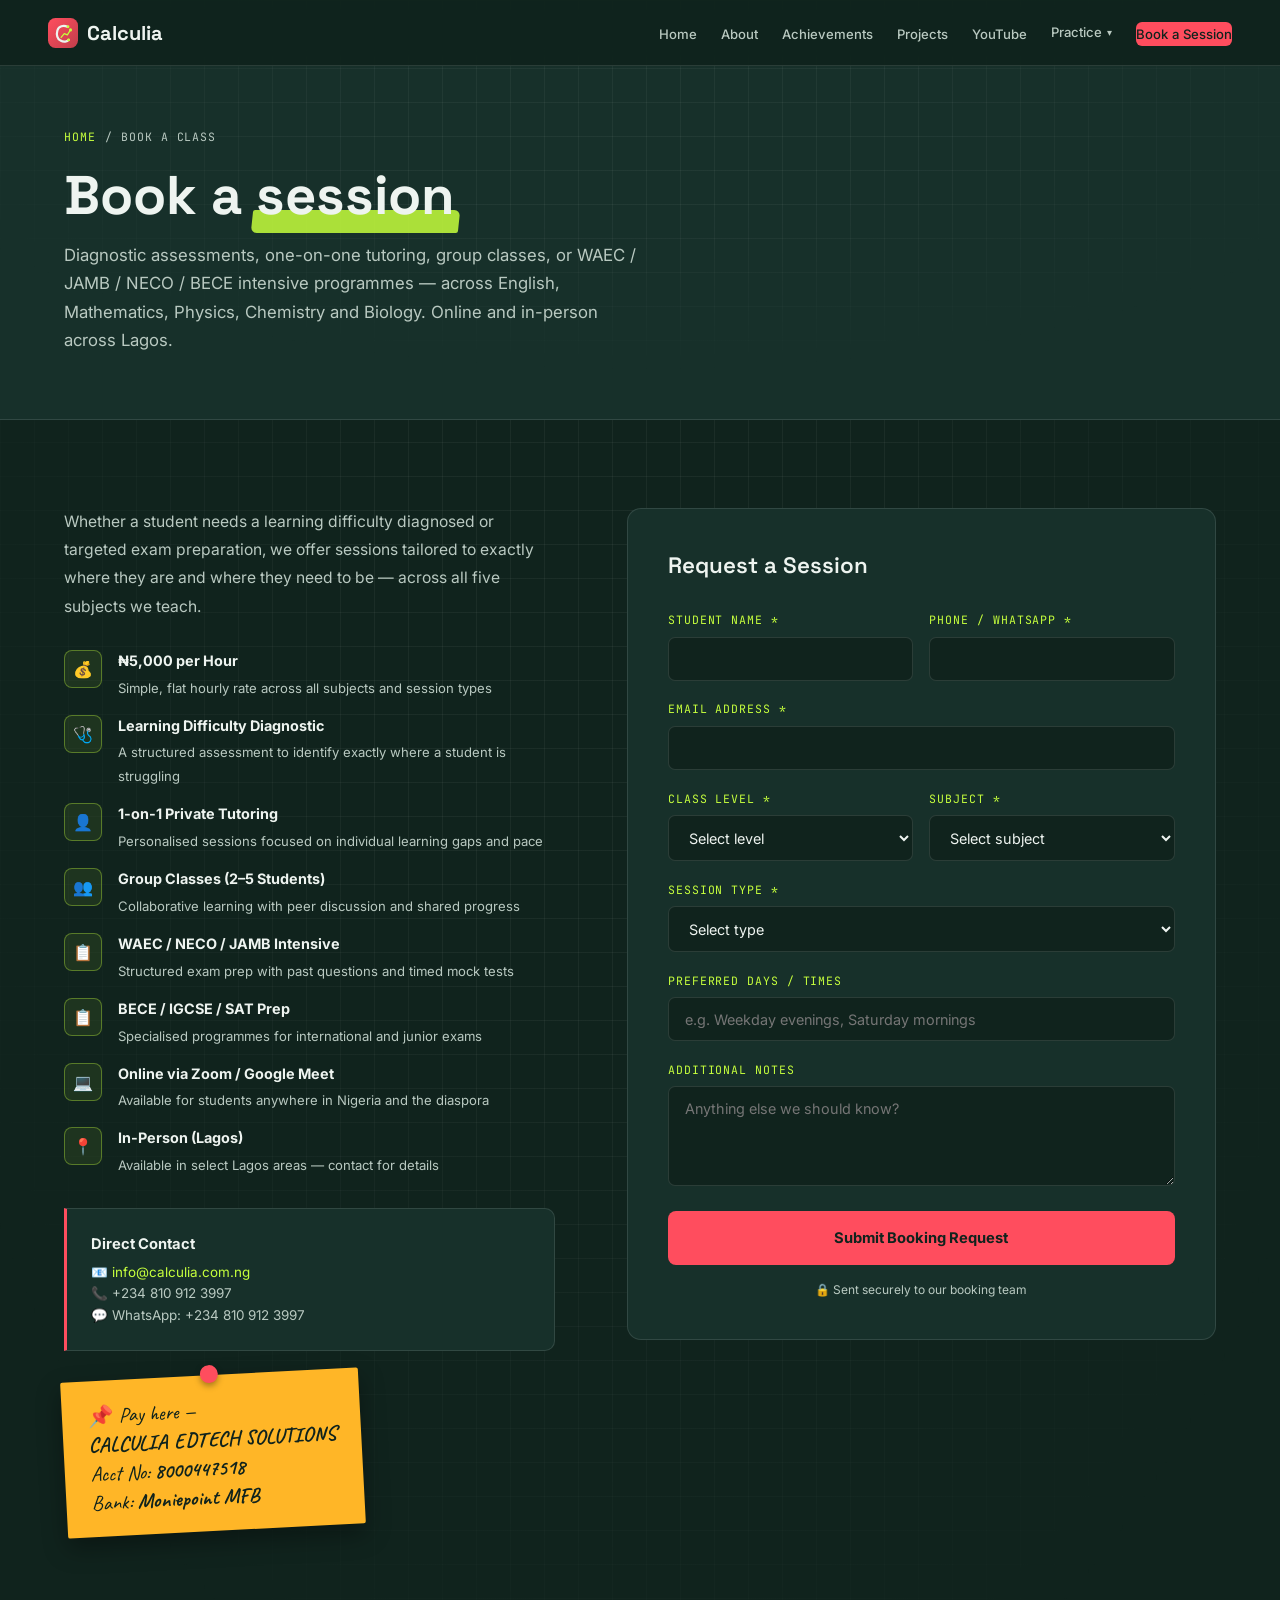
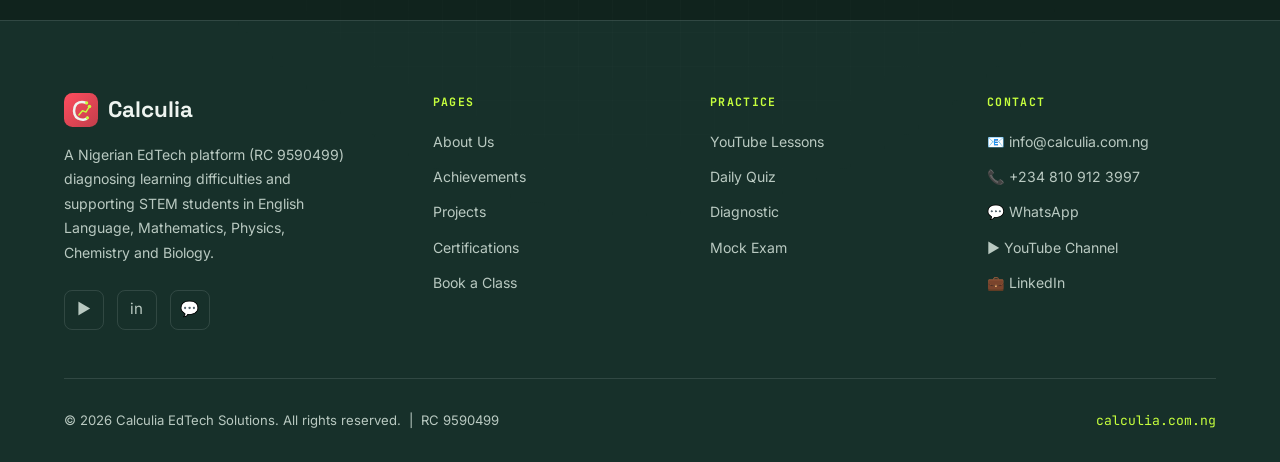
<file: booking.html>
<!DOCTYPE html>
<html lang="en">
<head>
<meta charset="UTF-8">
<meta name="viewport" content="width=device-width, initial-scale=1.0">
<title>Book a Session | Calculia EdTech Solutions</title>
<link rel="icon" type="image/svg+xml" href="data:image/svg+xml,<svg xmlns='http://www.w3.org/2000/svg' viewBox='0 0 96 96'><rect width='96' height='96' rx='22' fill='%23FF4D5E'/><path d='M 62 28 C 50 22 34 26 30 40 C 26 54 30 68 40 72 C 50 78 62 76 66 70' fill='none' stroke='%23EEF4F0' stroke-width='7' stroke-linecap='round'/><path d='M 42 62 L 52 50 L 62 54 L 72 38' fill='none' stroke='%23C6FF3D' stroke-width='4' stroke-linecap='round' stroke-linejoin='round'/><circle cx='72' cy='38' r='5' fill='%23C6FF3D'/><circle cx='64' cy='28' r='4.5' fill='%23C6FF3D'/><circle cx='66' cy='70' r='4.5' fill='%23C6FF3D'/></svg>">
<meta name="description" content="Book a diagnostic or learning session across English, Mathematics, Physics, Chemistry and Biology with Calculia EdTech Solutions — online and in-person across Lagos.">
<link rel="canonical" href="https://calculiang.github.io/booking.html">
<link rel="stylesheet" href="style.css">
</head>
<body class="grid-bg">

<nav>
  <a href="index.html" class="nav-logo"><svg class="brand-mark" viewBox="0 0 96 96" width="30" height="30" xmlns="http://www.w3.org/2000/svg" aria-hidden="true">
      <defs><linearGradient id="navMark" x1="0%" y1="0%" x2="100%" y2="100%"><stop offset="0%" stop-color="#FF4D5E"/><stop offset="100%" stop-color="#C23E4B"/></linearGradient></defs>
      <rect width="96" height="96" rx="24" fill="url(#navMark)"/>
      <path d="M 62 28 C 50 22 34 26 30 40 C 26 54 30 68 40 72 C 50 78 62 76 66 70" fill="none" stroke="#EEF4F0" stroke-width="7" stroke-linecap="round"/>
      <path d="M 42 62 L 52 50 L 62 54 L 72 38" fill="none" stroke="#C6FF3D" stroke-width="4" stroke-linecap="round" stroke-linejoin="round"/>
      <circle cx="72" cy="38" r="5" fill="#C6FF3D"/><circle cx="64" cy="28" r="4.5" fill="#C6FF3D"/><circle cx="66" cy="70" r="4.5" fill="#C6FF3D"/>
    </svg>Calculia</a>
  <ul class="nav-links">
    <li><a href="index.html">Home</a></li>
    <li><a href="about.html">About</a></li>
    <li><a href="achievements.html">Achievements</a></li>
    <li><a href="projects.html">Projects</a></li>
    <li><a href="youtube.html">YouTube</a></li>
    <li class="nav-dropdown">
      <span>Practice</span>
      <div class="dropdown-menu">
        <a href="daily-quiz.html">🧠 Daily Quiz</a>
        <a href="diagnostic.html">💡 Diagnostic</a>
        <a href="mock.html">🎓 Mock Exam</a>
        <a href="certifications.html">📜 Certifications</a>
      </div>
    </li>
    <li><a href="booking.html" class="nav-cta">Book a Session</a></li>
  </ul>
  <button class="hamburger" id="hamburger" aria-label="Toggle menu"><span></span><span></span><span></span></button>
</nav>
<div class="mobile-menu" id="mobileMenu">
  <a href="index.html">Home</a>
  <a href="about.html">About</a>
  <a href="achievements.html">Achievements</a>
  <a href="certifications.html">Certifications</a>
  <a href="projects.html">Projects</a>
  <a href="youtube.html">YouTube</a>
  <span class="sub-label">Practice</span>
  <a href="daily-quiz.html">🧠 Daily Quiz</a>
  <a href="diagnostic.html">💡 Diagnostic</a>
  <a href="mock.html">🎓 Mock Exam</a>
  <a href="booking.html" class="btn btn-primary nav-cta">Book a Session</a>
</div>

<div class="page-banner grid-bg">
  <div class="page-banner-inner">
    <div class="breadcrumb"><a href="index.html">Home</a> / Book a Class</div>
    <h1>Book a <span class="mark-underline">session</span></h1>
    <p>Diagnostic assessments, one-on-one tutoring, group classes, or WAEC / JAMB / NECO / BECE intensive programmes — across English, Mathematics, Physics, Chemistry and Biology. Online and in-person across Lagos.</p>
  </div>
</div>

<section>
  <div class="booking-layout">
    <div class="booking-info reveal">
      <p>Whether a student needs a learning difficulty diagnosed or targeted exam preparation, we offer sessions tailored to exactly where they are and where they need to be — across all five subjects we teach.</p>
      <div class="booking-features">
        <div class="bf-item"><div class="bf-icon">💰</div><div class="bf-text"><strong>₦5,000 per Hour</strong><span>Simple, flat hourly rate across all subjects and session types</span></div></div>
        <div class="bf-item"><div class="bf-icon">🩺</div><div class="bf-text"><strong>Learning Difficulty Diagnostic</strong><span>A structured assessment to identify exactly where a student is struggling</span></div></div>
        <div class="bf-item"><div class="bf-icon">👤</div><div class="bf-text"><strong>1-on-1 Private Tutoring</strong><span>Personalised sessions focused on individual learning gaps and pace</span></div></div>
        <div class="bf-item"><div class="bf-icon">👥</div><div class="bf-text"><strong>Group Classes (2–5 Students)</strong><span>Collaborative learning with peer discussion and shared progress</span></div></div>
        <div class="bf-item"><div class="bf-icon">📋</div><div class="bf-text"><strong>WAEC / NECO / JAMB Intensive</strong><span>Structured exam prep with past questions and timed mock tests</span></div></div>
        <div class="bf-item"><div class="bf-icon">📋</div><div class="bf-text"><strong>BECE / IGCSE / SAT Prep</strong><span>Specialised programmes for international and junior exams</span></div></div>
        <div class="bf-item"><div class="bf-icon">💻</div><div class="bf-text"><strong>Online via Zoom / Google Meet</strong><span>Available for students anywhere in Nigeria and the diaspora</span></div></div>
        <div class="bf-item"><div class="bf-icon">📍</div><div class="bf-text"><strong>In-Person (Lagos)</strong><span>Available in select Lagos areas — contact for details</span></div></div>
      </div>
      <div class="pillar" style="border-left-color:var(--coral);">
        <div class="pillar-title">Direct Contact</div>
        <div class="pillar-text">📧 <a href="mailto:info@calculia.com.ng" style="color:var(--lime);">info@calculia.com.ng</a><br>📞 +234 810 912 3997<br>💬 WhatsApp: +234 810 912 3997</div>
      </div>

      <div class="sticky-note" style="margin-top:1.5rem;">
        📌 Pay here —<br>
        <strong>CALCULIA EDTECH SOLUTIONS</strong><br>
        Acct No: <strong>8000447518</strong><br>
        Bank: <strong>Moniepoint MFB</strong>
      </div>
    </div>

    <div class="booking-form-wrap reveal rd1">
      <h3>Request a Session</h3>
      <div id="formSuccess">
        <div style="font-size:2rem;">✅</div>
        <p style="font-weight:700;color:var(--chalk);margin:.6rem 0 .3rem;">Booking Request Sent!</p>
        <p style="color:var(--chalk-dim);font-size:.85rem;">We'll get back to you within 24 hours via email or WhatsApp.</p>
      </div>
      <form id="bookingForm" action="https://formspree.io/f/mreyvnpb" method="POST">
        <input type="text" name="_gotcha" style="display:none" tabindex="-1" autocomplete="off">
        <div class="form-row">
          <div class="form-group"><label for="name">Student Name *</label><input type="text" id="name" name="name" required></div>
          <div class="form-group"><label for="phone">Phone / WhatsApp *</label><input type="tel" id="phone" name="phone" required></div>
        </div>
        <div class="form-group"><label for="email">Email Address *</label><input type="email" id="email" name="email" required></div>
        <div class="form-row">
          <div class="form-group">
            <label for="level">Class Level *</label>
            <select id="level" name="level" required>
              <option value="">Select level</option>
              <option>JSS 1</option><option>JSS 2</option><option>JSS 3</option>
              <option>SS 1</option><option>SS 2</option><option>SS 3</option>
              <option>IGCSE</option><option>SAT Prep</option>
            </select>
          </div>
          <div class="form-group">
            <label for="subject">Subject *</label>
            <select id="subject" name="subject" required>
              <option value="">Select subject</option>
              <option>English Language</option>
              <option>Mathematics</option>
              <option>Physics</option>
              <option>Chemistry</option>
              <option>Biology</option>
              <option>Multiple Subjects</option>
            </select>
          </div>
        </div>
        <div class="form-group">
            <label for="session">Session Type *</label>
            <select id="session" name="session_type" required>
              <option value="">Select type</option>
              <option>Learning Difficulty Diagnostic</option>
              <option>1-on-1 Private Tutoring</option>
              <option>Group Class (2-5 Students)</option>
              <option>WAEC Intensive</option>
              <option>NECO Intensive</option>
              <option>JAMB Intensive</option>
              <option>BECE Intensive</option>
              <option>IGCSE Prep</option>
              <option>SAT Prep</option>
            </select>
        </div>
        <div class="form-group"><label for="times">Preferred Days / Times</label><input type="text" id="times" name="preferred_times" placeholder="e.g. Weekday evenings, Saturday mornings"></div>
        <div class="form-group"><label for="notes">Additional Notes</label><textarea id="notes" name="notes" placeholder="Anything else we should know?"></textarea></div>
        <button type="submit" class="form-submit">Submit Booking Request</button>
        <p style="text-align:center;font-size:.75rem;color:var(--chalk-dim);margin-top:1rem;">🔒 Sent securely to our booking team</p>
      </form>
    </div>
  </div>
</section>

<footer>
  <div class="footer-grid footer-grid-4">
    <div class="footer-brand">
      <a href="index.html" class="logo"><svg class="brand-mark" viewBox="0 0 96 96" width="34" height="34" xmlns="http://www.w3.org/2000/svg" aria-hidden="true">
        <defs><linearGradient id="footMark" x1="0%" y1="0%" x2="100%" y2="100%"><stop offset="0%" stop-color="#FF4D5E"/><stop offset="100%" stop-color="#C23E4B"/></linearGradient></defs>
        <rect width="96" height="96" rx="24" fill="url(#footMark)"/>
        <path d="M 62 28 C 50 22 34 26 30 40 C 26 54 30 68 40 72 C 50 78 62 76 66 70" fill="none" stroke="#EEF4F0" stroke-width="7" stroke-linecap="round"/>
        <path d="M 42 62 L 52 50 L 62 54 L 72 38" fill="none" stroke="#C6FF3D" stroke-width="4" stroke-linecap="round" stroke-linejoin="round"/>
        <circle cx="72" cy="38" r="5" fill="#C6FF3D"/><circle cx="64" cy="28" r="4.5" fill="#C6FF3D"/><circle cx="66" cy="70" r="4.5" fill="#C6FF3D"/>
      </svg>Calculia</a>
      <p>A Nigerian EdTech platform (RC 9590499) diagnosing learning difficulties and supporting STEM students in English Language, Mathematics, Physics, Chemistry and Biology.</p>
      <div class="social-links">
        <a class="social-link" href="https://www.youtube.com/channel/UCdj-SJ9aTm0fqCdhB6cHcyw" aria-label="YouTube" target="_blank" rel="noopener">▶</a>
        <a class="social-link" href="https://www.linkedin.com/in/opeoluwajamiu" aria-label="LinkedIn" target="_blank" rel="noopener">in</a>
        <a class="social-link" href="https://wa.me/2348109123997" aria-label="WhatsApp" target="_blank" rel="noopener">💬</a>
      </div>
    </div>
    <div class="footer-col">
      <h4>Pages</h4>
      <ul>
        <li><a href="about.html">About Us</a></li>
        <li><a href="achievements.html">Achievements</a></li>
        <li><a href="projects.html">Projects</a></li>
        <li><a href="certifications.html">Certifications</a></li>
        <li><a href="booking.html">Book a Class</a></li>
      </ul>
    </div>
    <div class="footer-col">
      <h4>Practice</h4>
      <ul>
        <li><a href="youtube.html">YouTube Lessons</a></li>
        <li><a href="daily-quiz.html">Daily Quiz</a></li>
        <li><a href="diagnostic.html">Diagnostic</a></li>
        <li><a href="mock.html">Mock Exam</a></li>
      </ul>
    </div>
    <div class="footer-col">
      <h4>Contact</h4>
      <ul>
        <li><a href="mailto:info@calculia.com.ng">📧 info@calculia.com.ng</a></li>
        <li><a href="tel:+2348109123997">📞 +234 810 912 3997</a></li>
        <li><a href="https://wa.me/2348109123997" target="_blank" rel="noopener">💬 WhatsApp</a></li>
        <li><a href="https://www.youtube.com/channel/UCdj-SJ9aTm0fqCdhB6cHcyw" target="_blank" rel="noopener">▶ YouTube Channel</a></li>
        <li><a href="https://www.linkedin.com/company/calculia" target="_blank" rel="noopener">💼 LinkedIn</a></li>
      </ul>
    </div>
  </div>
  <div class="footer-bottom">
    <p>&copy; 2026 Calculia EdTech Solutions. All rights reserved. &nbsp;|&nbsp; RC 9590499</p>
    <span>calculia.com.ng</span>
  </div>
</footer>

<button id="scrollTop" aria-label="Scroll to top">↑</button>
<script src="script.js"></script>
<script>
const bookingForm = document.getElementById('bookingForm');
const formSuccess = document.getElementById('formSuccess');
bookingForm.addEventListener('submit', async (e) => {
  e.preventDefault();
  const submitBtn = bookingForm.querySelector('.form-submit');
  submitBtn.textContent = 'Sending...';
  submitBtn.disabled = true;
  try {
    const res = await fetch(bookingForm.action, {
      method: 'POST',
      body: new FormData(bookingForm),
      headers: { 'Accept': 'application/json' }
    });
    if (res.ok) {
      bookingForm.style.display = 'none';
      formSuccess.style.display = 'block';
    } else {
      throw new Error('Submission failed');
    }
  } catch (err) {
    submitBtn.textContent = 'Submit Booking Request';
    submitBtn.disabled = false;
    alert('Something went wrong — please try again or reach out via WhatsApp/email directly.');
  }
});
</script>
</body>
</html>
</file>
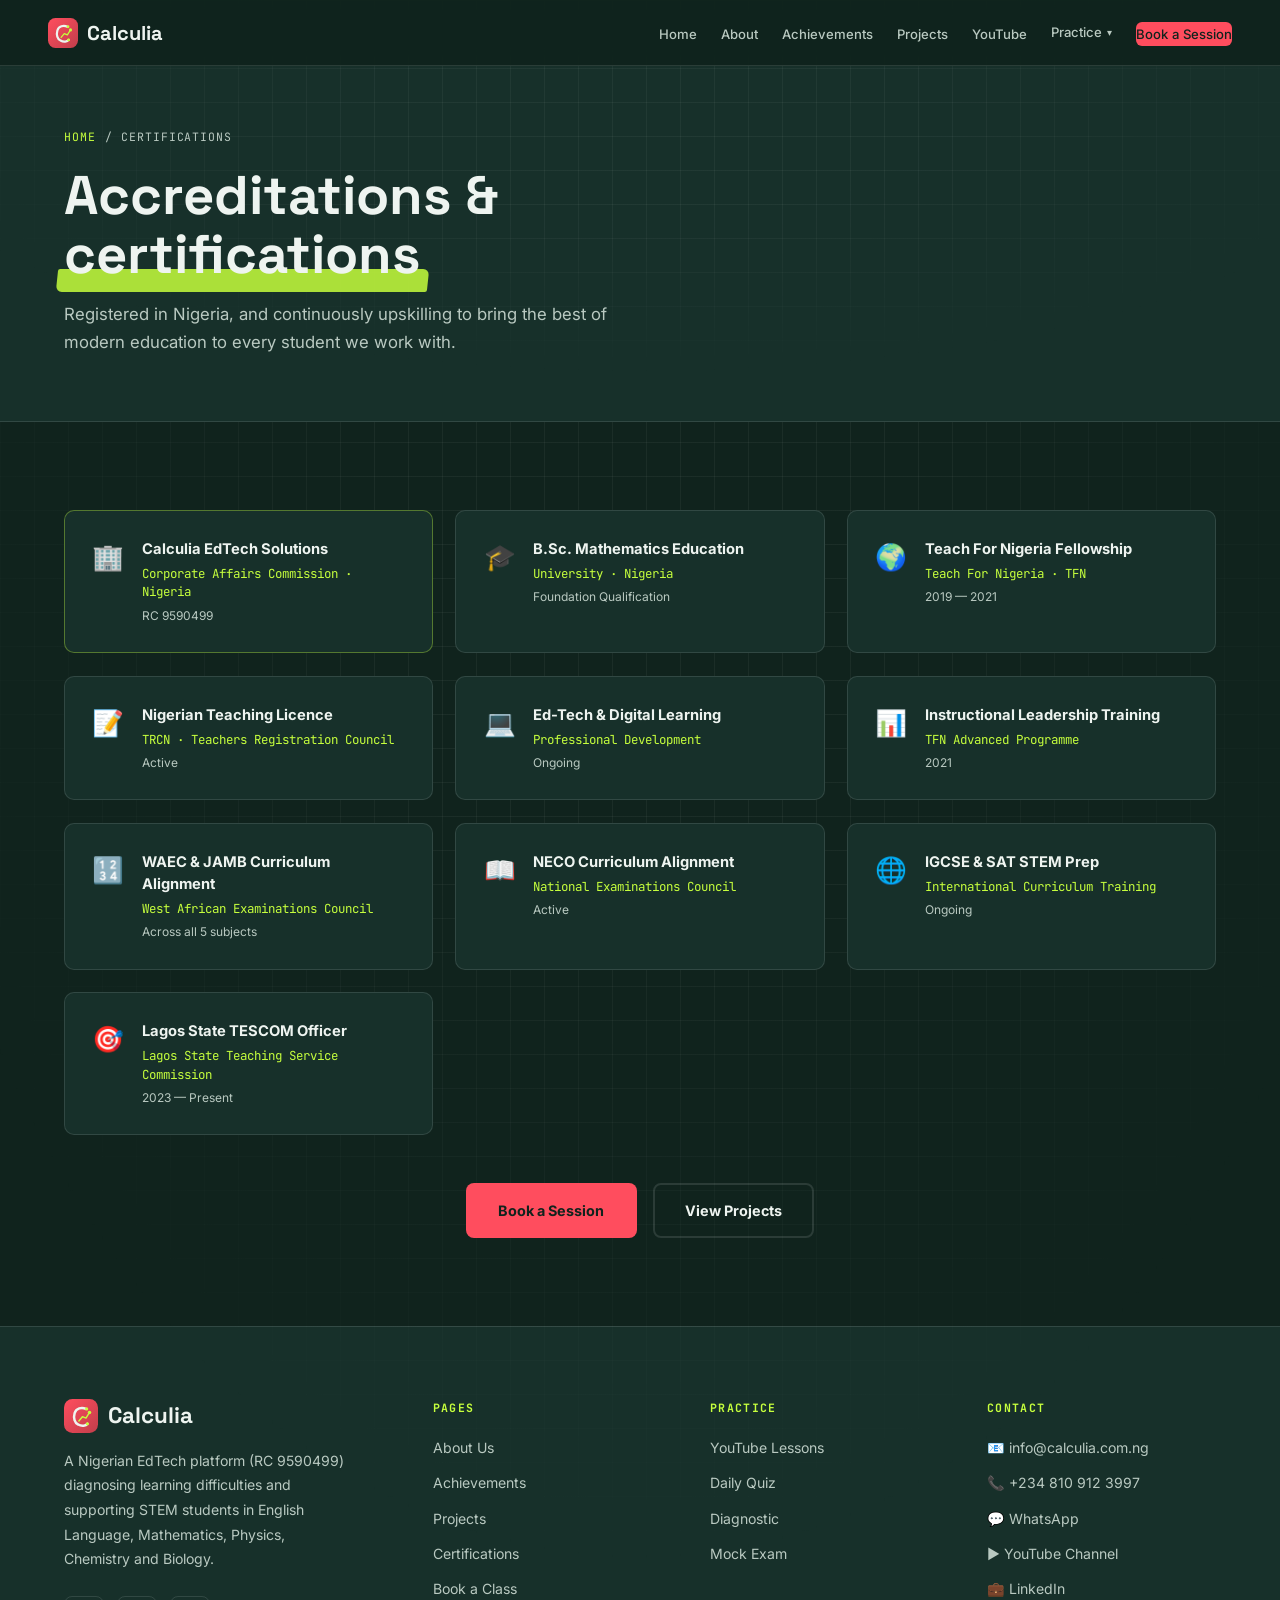
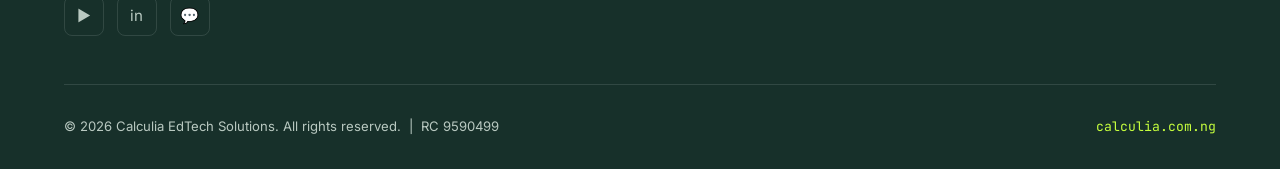
<file: certifications.html>
<!DOCTYPE html>
<html lang="en">
<head>
<meta charset="UTF-8">
<meta name="viewport" content="width=device-width, initial-scale=1.0">
<title>Accreditations & Certifications | Calculia EdTech Solutions</title>
<link rel="icon" type="image/svg+xml" href="data:image/svg+xml,<svg xmlns='http://www.w3.org/2000/svg' viewBox='0 0 96 96'><rect width='96' height='96' rx='22' fill='%23FF4D5E'/><path d='M 62 28 C 50 22 34 26 30 40 C 26 54 30 68 40 72 C 50 78 62 76 66 70' fill='none' stroke='%23EEF4F0' stroke-width='7' stroke-linecap='round'/><path d='M 42 62 L 52 50 L 62 54 L 72 38' fill='none' stroke='%23C6FF3D' stroke-width='4' stroke-linecap='round' stroke-linejoin='round'/><circle cx='72' cy='38' r='5' fill='%23C6FF3D'/><circle cx='64' cy='28' r='4.5' fill='%23C6FF3D'/><circle cx='66' cy='70' r='4.5' fill='%23C6FF3D'/></svg>">
<meta name="description" content="Calculia EdTech Solutions is registered in Nigeria (RC 9590499). See our accreditations and our founding teams professional certifications.">
<link rel="canonical" href="https://calculiang.github.io/certifications.html">
<link rel="stylesheet" href="style.css">
</head>
<body class="grid-bg">

<nav>
  <a href="index.html" class="nav-logo"><svg class="brand-mark" viewBox="0 0 96 96" width="30" height="30" xmlns="http://www.w3.org/2000/svg" aria-hidden="true">
      <defs><linearGradient id="navMark" x1="0%" y1="0%" x2="100%" y2="100%"><stop offset="0%" stop-color="#FF4D5E"/><stop offset="100%" stop-color="#C23E4B"/></linearGradient></defs>
      <rect width="96" height="96" rx="24" fill="url(#navMark)"/>
      <path d="M 62 28 C 50 22 34 26 30 40 C 26 54 30 68 40 72 C 50 78 62 76 66 70" fill="none" stroke="#EEF4F0" stroke-width="7" stroke-linecap="round"/>
      <path d="M 42 62 L 52 50 L 62 54 L 72 38" fill="none" stroke="#C6FF3D" stroke-width="4" stroke-linecap="round" stroke-linejoin="round"/>
      <circle cx="72" cy="38" r="5" fill="#C6FF3D"/><circle cx="64" cy="28" r="4.5" fill="#C6FF3D"/><circle cx="66" cy="70" r="4.5" fill="#C6FF3D"/>
    </svg>Calculia</a>
  <ul class="nav-links">
    <li><a href="index.html">Home</a></li>
    <li><a href="about.html">About</a></li>
    <li><a href="achievements.html">Achievements</a></li>
    <li><a href="projects.html">Projects</a></li>
    <li><a href="youtube.html">YouTube</a></li>
    <li class="nav-dropdown">
      <span>Practice</span>
      <div class="dropdown-menu">
        <a href="daily-quiz.html">🧠 Daily Quiz</a>
        <a href="diagnostic.html">💡 Diagnostic</a>
        <a href="mock.html">🎓 Mock Exam</a>
        <a href="certifications.html">📜 Certifications</a>
      </div>
    </li>
    <li><a href="booking.html" class="nav-cta">Book a Session</a></li>
  </ul>
  <button class="hamburger" id="hamburger" aria-label="Toggle menu"><span></span><span></span><span></span></button>
</nav>
<div class="mobile-menu" id="mobileMenu">
  <a href="index.html">Home</a>
  <a href="about.html">About</a>
  <a href="achievements.html">Achievements</a>
  <a href="certifications.html">Certifications</a>
  <a href="projects.html">Projects</a>
  <a href="youtube.html">YouTube</a>
  <span class="sub-label">Practice</span>
  <a href="daily-quiz.html">🧠 Daily Quiz</a>
  <a href="diagnostic.html">💡 Diagnostic</a>
  <a href="mock.html">🎓 Mock Exam</a>
  <a href="booking.html" class="btn btn-primary nav-cta">Book a Session</a>
</div>

<div class="page-banner grid-bg">
  <div class="page-banner-inner">
    <div class="breadcrumb"><a href="index.html">Home</a> / Certifications</div>
    <h1>Accreditations &amp; <span class="mark-underline">certifications</span></h1>
    <p>Registered in Nigeria, and continuously upskilling to bring the best of modern education to every student we work with.</p>
  </div>
</div>

<section>
  <div class="cert-grid">
    <div class="cert-card reveal" style="border-color:var(--border-lime);">
      <div class="cert-icon">🏢</div>
      <div><div class="cert-name">Calculia EdTech Solutions</div><div class="cert-issuer">Corporate Affairs Commission · Nigeria</div><div class="cert-year">RC 9590499</div></div>
    </div>
    <div class="cert-card reveal">
      <div class="cert-icon">🎓</div>
      <div><div class="cert-name">B.Sc. Mathematics Education</div><div class="cert-issuer">University · Nigeria</div><div class="cert-year">Foundation Qualification</div></div>
    </div>
    <div class="cert-card reveal rd1">
      <div class="cert-icon">🌍</div>
      <div><div class="cert-name">Teach For Nigeria Fellowship</div><div class="cert-issuer">Teach For Nigeria · TFN</div><div class="cert-year">2019 — 2021</div></div>
    </div>
    <div class="cert-card reveal rd2">
      <div class="cert-icon">📝</div>
      <div><div class="cert-name">Nigerian Teaching Licence</div><div class="cert-issuer">TRCN · Teachers Registration Council</div><div class="cert-year">Active</div></div>
    </div>
    <div class="cert-card reveal">
      <div class="cert-icon">💻</div>
      <div><div class="cert-name">Ed-Tech &amp; Digital Learning</div><div class="cert-issuer">Professional Development</div><div class="cert-year">Ongoing</div></div>
    </div>
    <div class="cert-card reveal rd1">
      <div class="cert-icon">📊</div>
      <div><div class="cert-name">Instructional Leadership Training</div><div class="cert-issuer">TFN Advanced Programme</div><div class="cert-year">2021</div></div>
    </div>
    <div class="cert-card reveal rd2">
      <div class="cert-icon">🔢</div>
      <div><div class="cert-name">WAEC &amp; JAMB Curriculum Alignment</div><div class="cert-issuer">West African Examinations Council</div><div class="cert-year">Across all 5 subjects</div></div>
    </div>
    <div class="cert-card reveal">
      <div class="cert-icon">📖</div>
      <div><div class="cert-name">NECO Curriculum Alignment</div><div class="cert-issuer">National Examinations Council</div><div class="cert-year">Active</div></div>
    </div>
    <div class="cert-card reveal rd1">
      <div class="cert-icon">🌐</div>
      <div><div class="cert-name">IGCSE &amp; SAT STEM Prep</div><div class="cert-issuer">International Curriculum Training</div><div class="cert-year">Ongoing</div></div>
    </div>
    <div class="cert-card reveal rd2">
      <div class="cert-icon">🎯</div>
      <div><div class="cert-name">Lagos State TESCOM Officer</div><div class="cert-issuer">Lagos State Teaching Service Commission</div><div class="cert-year">2023 — Present</div></div>
    </div>
  </div>
  <div class="hero-actions reveal" style="margin-top:3rem;justify-content:center;">
    <a href="booking.html" class="btn btn-primary">Book a Session</a>
    <a href="projects.html" class="btn btn-outline">View Projects</a>
  </div>
</section>

<footer>
  <div class="footer-grid footer-grid-4">
    <div class="footer-brand">
      <a href="index.html" class="logo"><svg class="brand-mark" viewBox="0 0 96 96" width="34" height="34" xmlns="http://www.w3.org/2000/svg" aria-hidden="true">
        <defs><linearGradient id="footMark" x1="0%" y1="0%" x2="100%" y2="100%"><stop offset="0%" stop-color="#FF4D5E"/><stop offset="100%" stop-color="#C23E4B"/></linearGradient></defs>
        <rect width="96" height="96" rx="24" fill="url(#footMark)"/>
        <path d="M 62 28 C 50 22 34 26 30 40 C 26 54 30 68 40 72 C 50 78 62 76 66 70" fill="none" stroke="#EEF4F0" stroke-width="7" stroke-linecap="round"/>
        <path d="M 42 62 L 52 50 L 62 54 L 72 38" fill="none" stroke="#C6FF3D" stroke-width="4" stroke-linecap="round" stroke-linejoin="round"/>
        <circle cx="72" cy="38" r="5" fill="#C6FF3D"/><circle cx="64" cy="28" r="4.5" fill="#C6FF3D"/><circle cx="66" cy="70" r="4.5" fill="#C6FF3D"/>
      </svg>Calculia</a>
      <p>A Nigerian EdTech platform (RC 9590499) diagnosing learning difficulties and supporting STEM students in English Language, Mathematics, Physics, Chemistry and Biology.</p>
      <div class="social-links">
        <a class="social-link" href="https://www.youtube.com/channel/UCdj-SJ9aTm0fqCdhB6cHcyw" aria-label="YouTube" target="_blank" rel="noopener">▶</a>
        <a class="social-link" href="https://www.linkedin.com/in/opeoluwajamiu" aria-label="LinkedIn" target="_blank" rel="noopener">in</a>
        <a class="social-link" href="https://wa.me/2348109123997" aria-label="WhatsApp" target="_blank" rel="noopener">💬</a>
      </div>
    </div>
    <div class="footer-col">
      <h4>Pages</h4>
      <ul>
        <li><a href="about.html">About Us</a></li>
        <li><a href="achievements.html">Achievements</a></li>
        <li><a href="projects.html">Projects</a></li>
        <li><a href="certifications.html">Certifications</a></li>
        <li><a href="booking.html">Book a Class</a></li>
      </ul>
    </div>
    <div class="footer-col">
      <h4>Practice</h4>
      <ul>
        <li><a href="youtube.html">YouTube Lessons</a></li>
        <li><a href="daily-quiz.html">Daily Quiz</a></li>
        <li><a href="diagnostic.html">Diagnostic</a></li>
        <li><a href="mock.html">Mock Exam</a></li>
      </ul>
    </div>
    <div class="footer-col">
      <h4>Contact</h4>
      <ul>
        <li><a href="mailto:info@calculia.com.ng">📧 info@calculia.com.ng</a></li>
        <li><a href="tel:+2348109123997">📞 +234 810 912 3997</a></li>
        <li><a href="https://wa.me/2348109123997" target="_blank" rel="noopener">💬 WhatsApp</a></li>
        <li><a href="https://www.youtube.com/channel/UCdj-SJ9aTm0fqCdhB6cHcyw" target="_blank" rel="noopener">▶ YouTube Channel</a></li>
        <li><a href="https://www.linkedin.com/company/calculia" target="_blank" rel="noopener">💼 LinkedIn</a></li>
      </ul>
    </div>
  </div>
  <div class="footer-bottom">
    <p>&copy; 2026 Calculia EdTech Solutions. All rights reserved. &nbsp;|&nbsp; RC 9590499</p>
    <span>calculia.com.ng</span>
  </div>
</footer>

<button id="scrollTop" aria-label="Scroll to top">↑</button>
<script src="script.js"></script>
</body>
</html>
</file>
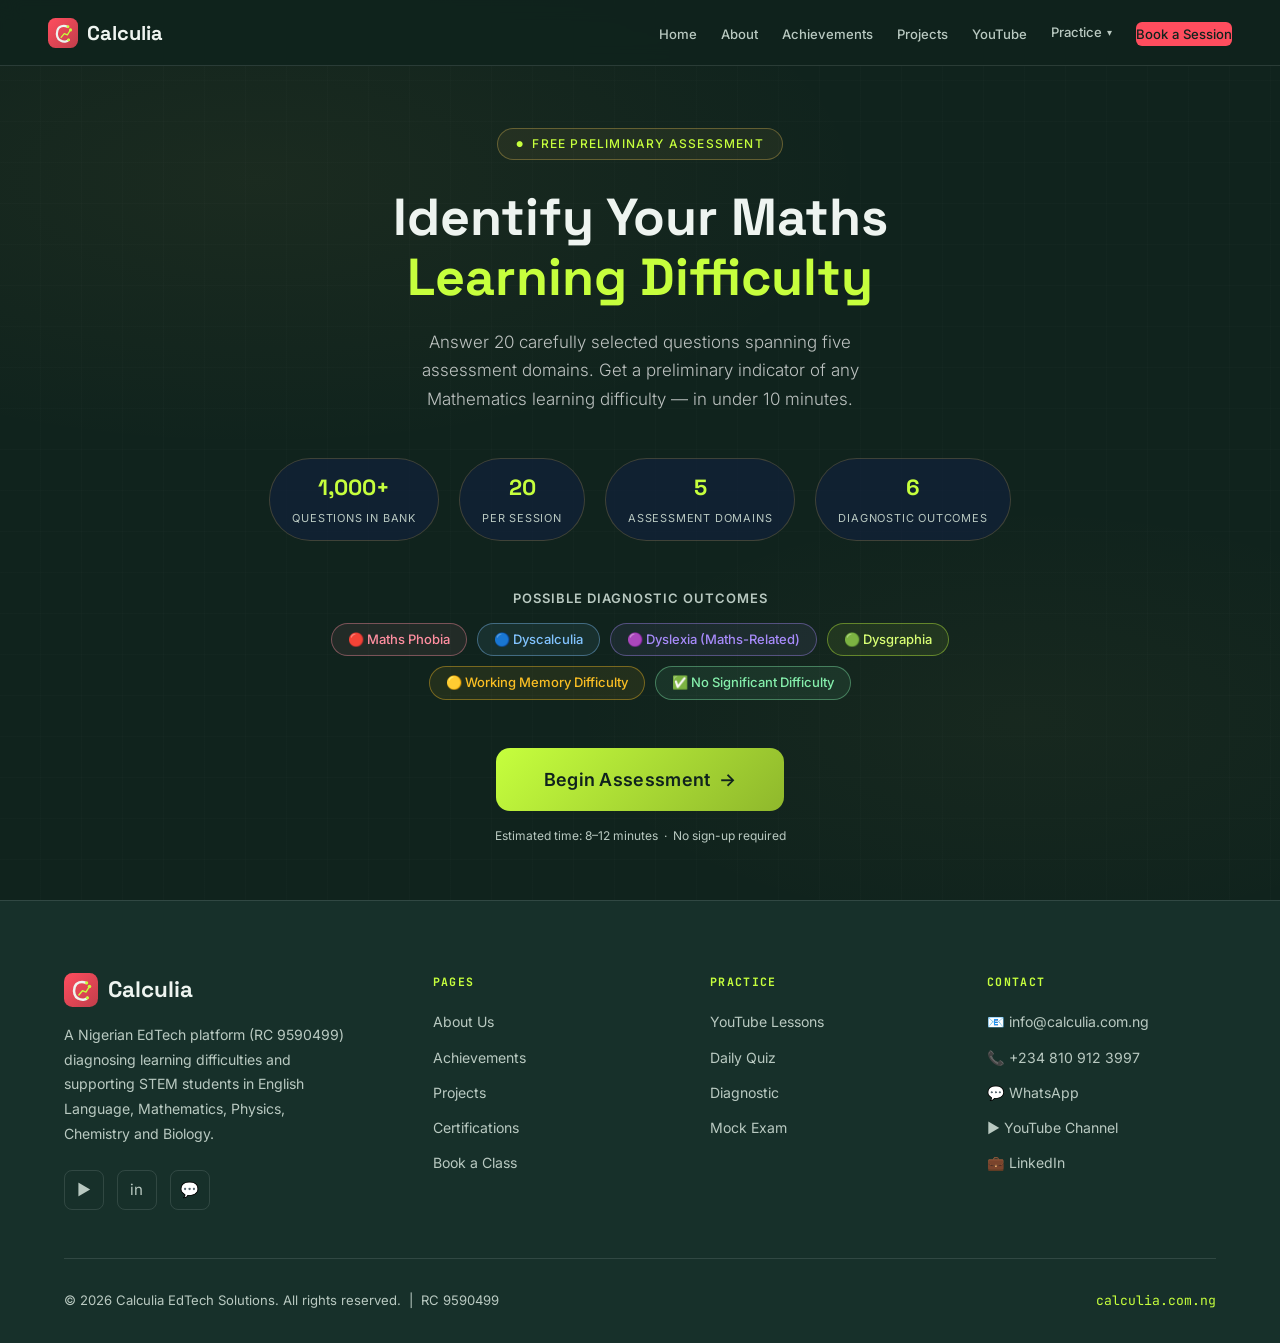
<file: diagnostic.html>
<!DOCTYPE html>
<html lang="en">
<head>
<meta charset="UTF-8">
<meta name="viewport" content="width=device-width, initial-scale=1.0">
<title>Diagnostic | Calculia EdTech Solutions</title>
<link rel="icon" type="image/svg+xml" href="data:image/svg+xml,<svg xmlns='http://www.w3.org/2000/svg' viewBox='0 0 96 96'><rect width='96' height='96' rx='22' fill='%23FF4D5E'/><path d='M 62 28 C 50 22 34 26 30 40 C 26 54 30 68 40 72 C 50 78 62 76 66 70' fill='none' stroke='%23EEF4F0' stroke-width='7' stroke-linecap='round'/><path d='M 42 62 L 52 50 L 62 54 L 72 38' fill='none' stroke='%23C6FF3D' stroke-width='4' stroke-linecap='round' stroke-linejoin='round'/><circle cx='72' cy='38' r='5' fill='%23C6FF3D'/><circle cx='64' cy='28' r='4.5' fill='%23C6FF3D'/><circle cx='66' cy='70' r='4.5' fill='%23C6FF3D'/></svg>">
<meta name="description" content="Answer 20 carefully selected questions across 5 domains to understand your maths learning profile — free diagnostic tool from Calculia.">
<link rel="canonical" href="https://calculiang.github.io/diagnostic.html">
<link rel="preconnect" href="https://fonts.googleapis.com">
<link rel="preconnect" href="https://fonts.gstatic.com" crossorigin>
<link href="https://fonts.googleapis.com/css2?family=Space+Grotesk:wght@400;500;600;700&family=Inter:wght@400;500;600;700&family=JetBrains+Mono:wght@400;500&display=swap" rel="stylesheet">
<link rel="stylesheet" href="style.css" />
<style>
:root {
  --navy: #10231D;
  --navy-mid: #17302A;
  --navy-light: #1F3D35;
  --gold: #C6FF3D;
  --gold-light: #DBFF7A;
  --gold-dim: #8FB82C;
  --white: #EEF4F0;
  --off-white: #DCE7E0;
  --gray: #B9C9C1;
  --light-gray: rgba(238,244,240,0.15);
  --success: #C6FF3D;
  --warning: #FFB627;
  --danger: #FF4D5E;
  --radius: 14px;
  --radius-lg: 20px;
  --shadow: 0 4px 24px rgba(0,0,0,0.35);
  --shadow-gold: 0 0 0 3px rgba(198,255,61,0.3);
}

*, *::before, *::after { box-sizing: border-box; margin: 0; padding: 0; }

html { scroll-behavior: smooth; }

body {
  font-family: 'Inter', sans-serif;
  background: var(--navy);
  color: var(--white);
  min-height: 100vh;
  overflow-x: hidden;
}

/* ─── BACKGROUND ─── */
.bg-pattern {
  position: fixed; inset: 0; z-index: 0;
  background:
    radial-gradient(ellipse 80% 50% at 20% 20%, rgba(201,168,76,0.06) 0%, transparent 60%),
    radial-gradient(ellipse 60% 40% at 80% 80%, rgba(201,168,76,0.04) 0%, transparent 60%),
    var(--navy);
  pointer-events: none;
}
.bg-pattern::after {
  content: '';
  position: absolute; inset: 0;
  background-image: repeating-linear-gradient(0deg, transparent, transparent 40px, rgba(255,255,255,0.012) 40px, rgba(255,255,255,0.012) 41px),
                    repeating-linear-gradient(90deg, transparent, transparent 40px, rgba(255,255,255,0.012) 40px, rgba(255,255,255,0.012) 41px);
}

/* ─── MAIN WRAPPER ─── */
#app { position: relative; z-index: 1; min-height: 100vh; display: flex; flex-direction: column; align-items: center; padding-top: 88px; }
@media (max-width: 768px) { #app { padding-top: 76px; } }

/* ─── HEADER ─── */
.site-header {
  width: 100%; padding: 18px 32px;
  display: flex; align-items: center; gap: 14px;
  border-bottom: 1px solid rgba(201,168,76,0.15);
  backdrop-filter: blur(10px);
  background: rgba(10,22,40,0.7);
  position: sticky; top: 0; z-index: 100;
}
.logo-mark {
  width: 40px; height: 40px; border-radius: 8px;
  background: linear-gradient(135deg, var(--gold) 0%, var(--gold-dim) 100%);
  display: flex; align-items: center; justify-content: center;
  font-family: 'Space Grotesk', sans-serif;
  font-size: 20px; font-weight: 700; color: var(--navy);
  flex-shrink: 0;
}
.logo-text { font-family: 'Space Grotesk', sans-serif; font-size: 22px; font-weight: 700; color: var(--white); letter-spacing: 0.5px; }
.logo-text span { color: var(--gold); }
.header-tag {
  margin-left: auto; font-size: 11px; font-weight: 500; letter-spacing: 1.5px;
  text-transform: uppercase; color: var(--gold); opacity: 0.8;
}

/* ─── SCREENS ─── */
.screen { display: none; width: 100%; max-width: 800px; padding: 40px 20px; animation: fadeIn 0.4s ease; }
.screen.active { display: flex; flex-direction: column; align-items: center; }

@keyframes fadeIn { from { opacity: 0; transform: translateY(16px); } to { opacity: 1; transform: translateY(0); } }
@keyframes slideUp { from { opacity: 0; transform: translateY(30px); } to { opacity: 1; transform: translateY(0); } }
@keyframes pulse { 0%,100% { opacity:1; } 50% { opacity:0.6; } }

/* ─── WELCOME SCREEN ─── */
.welcome-badge {
  display: inline-flex; align-items: center; gap: 8px;
  padding: 6px 18px; border-radius: 999px;
  border: 1px solid rgba(201,168,76,0.4);
  background: rgba(201,168,76,0.08);
  font-size: 12px; font-weight: 500; letter-spacing: 1.2px;
  text-transform: uppercase; color: var(--gold);
  margin-bottom: 28px;
}
.welcome-badge::before { content: '●'; font-size: 8px; animation: pulse 2s infinite; }

.welcome-title {
  font-family: 'Space Grotesk', sans-serif;
  font-size: clamp(32px, 6vw, 52px); font-weight: 700;
  line-height: 1.15; text-align: center; margin-bottom: 20px;
}
.welcome-title em { color: var(--gold); font-style: normal; }

.welcome-subtitle {
  font-size: 17px; font-weight: 300; color: rgba(255,255,255,0.72);
  line-height: 1.7; text-align: center; max-width: 520px; margin-bottom: 44px;
}

.stats-row {
  display: flex; gap: 20px; flex-wrap: wrap; justify-content: center; margin-bottom: 48px;
}
.stat-pill {
  padding: 12px 22px; border-radius: 999px;
  border: 1px solid rgba(201,168,76,0.25);
  background: rgba(17,32,64,0.6);
  text-align: center;
}
.stat-pill .num { font-family: 'Space Grotesk', sans-serif; font-size: 22px; font-weight: 700; color: var(--gold); display: block; }
.stat-pill .lbl { font-size: 11px; color: var(--gray); letter-spacing: 0.8px; text-transform: uppercase; }

/* ─── BUTTONS ─── */
.btn {
  display: inline-flex; align-items: center; justify-content: center; gap: 10px;
  padding: 14px 32px; border-radius: var(--radius);
  font-family: 'Inter', sans-serif; font-size: 16px; font-weight: 600;
  cursor: pointer; border: none; transition: all 0.2s ease;
  text-decoration: none;
}
.btn-primary {
  background: linear-gradient(135deg, var(--gold) 0%, var(--gold-dim) 100%);
  color: var(--navy); letter-spacing: 0.3px;
}
.btn-primary:hover { transform: translateY(-2px); box-shadow: 0 8px 32px rgba(201,168,76,0.35); }
.btn-primary:active { transform: translateY(0); }

.btn-outline {
  background: transparent; color: var(--white);
  border: 1px solid rgba(255,255,255,0.25);
}
.btn-outline:hover { border-color: var(--gold); color: var(--gold); }

.btn-lg { padding: 18px 48px; font-size: 18px; }
.btn-sm { padding: 10px 22px; font-size: 14px; }

/* ─── DIAGNOSIS TAGS ─── */
.diag-chips { display: flex; flex-wrap: wrap; gap: 10px; justify-content: center; margin-bottom: 48px; }
.diag-chip {
  padding: 6px 16px; border-radius: 999px; font-size: 13px; font-weight: 500;
  border: 1px solid;
}
.chip-mp  { color: #ff8fa0; border-color: rgba(255,143,160,0.4); background: rgba(255,143,160,0.08); }
.chip-dc  { color: #82c4ff; border-color: rgba(130,196,255,0.4); background: rgba(130,196,255,0.08); }
.chip-dl  { color: #a78bfa; border-color: rgba(167,139,250,0.4); background: rgba(167,139,250,0.08); }
.chip-dg  { color: #D9FF75; border-color: rgba(198,255,61,0.4); background: rgba(198,255,61,0.08); }
.chip-wm  { color: #fbbf24; border-color: rgba(251,191,36,0.4); background: rgba(251,191,36,0.08); }
.chip-ok  { color: #86efac; border-color: rgba(134,239,172,0.4); background: rgba(134,239,172,0.08); }

/* ─── INSTRUCTIONS ─── */
.instr-card {
  background: var(--navy-mid); border-radius: var(--radius-lg);
  border: 1px solid rgba(201,168,76,0.15);
  padding: 36px; width: 100%; margin-bottom: 32px;
}
.instr-title { font-family: 'Space Grotesk', sans-serif; font-size: 22px; font-weight: 600; color: var(--gold); margin-bottom: 20px; }
.instr-grid { display: grid; grid-template-columns: repeat(auto-fit, minmax(200px,1fr)); gap: 16px; }
.instr-item { display: flex; gap: 14px; align-items: flex-start; }
.instr-icon { width: 36px; height: 36px; border-radius: 8px; background: rgba(201,168,76,0.12); display: flex; align-items: center; justify-content: center; font-size: 18px; flex-shrink: 0; }
.instr-text h4 { font-size: 14px; font-weight: 600; margin-bottom: 4px; }
.instr-text p { font-size: 13px; color: var(--gray); line-height: 1.5; }

.cat-legend { display: flex; flex-wrap: wrap; gap: 10px; margin-top: 24px; }
.cat-badge {
  padding: 5px 14px; border-radius: 999px; font-size: 12px; font-weight: 500;
  background: rgba(255,255,255,0.06); border: 1px solid rgba(255,255,255,0.12); color: var(--gray);
}
.cat-badge.survey { border-color: rgba(168,85,247,0.4); color: #c084fc; background: rgba(168,85,247,0.08); }
.cat-badge.calculation { border-color: rgba(59,130,246,0.4); color: #60a5fa; background: rgba(59,130,246,0.08); }
.cat-badge.memory { border-color: rgba(16,185,129,0.4); color: #34d399; background: rgba(16,185,129,0.08); }
.cat-badge.visual { border-color: rgba(245,158,11,0.4); color: #fbbf24; background: rgba(245,158,11,0.08); }
.cat-badge.logic { border-color: rgba(239,68,68,0.4); color: #f87171; background: rgba(239,68,68,0.08); }

/* ─── QUIZ SCREEN ─── */
.quiz-header { width: 100%; margin-bottom: 28px; }
.progress-row { display: flex; align-items: center; justify-content: space-between; margin-bottom: 10px; }
.progress-label { font-size: 13px; font-weight: 500; color: var(--gray); }
.q-count { font-family: 'Space Grotesk', sans-serif; font-size: 24px; font-weight: 700; color: var(--white); }
.q-count span { color: var(--gold); }
.progress-bar { width: 100%; height: 6px; background: rgba(255,255,255,0.1); border-radius: 999px; overflow: hidden; }
.progress-fill { height: 100%; background: linear-gradient(90deg, var(--gold-dim), var(--gold)); border-radius: 999px; transition: width 0.5s ease; }

.cat-indicator {
  display: inline-flex; align-items: center; gap: 8px; margin-top: 10px;
  font-size: 12px; font-weight: 600; letter-spacing: 1px; text-transform: uppercase;
}
.cat-dot { width: 8px; height: 8px; border-radius: 50%; }

/* ─── QUESTION CARD ─── */
.q-card {
  width: 100%; background: var(--navy-mid);
  border-radius: var(--radius-lg); border: 1px solid rgba(201,168,76,0.12);
  padding: 36px; margin-bottom: 24px;
  box-shadow: var(--shadow);
  animation: slideUp 0.35s ease;
}
.q-text {
  font-family: 'Space Grotesk', sans-serif;
  font-size: clamp(17px, 3vw, 22px); font-weight: 600;
  line-height: 1.5; margin-bottom: 28px; color: var(--white);
}
.q-visual {
  background: rgba(255,255,255,0.04); border-radius: 10px;
  border: 1px solid rgba(255,255,255,0.08);
  padding: 20px; margin-bottom: 24px; text-align: center;
}
.q-visual .num-grid { display: flex; gap: 16px; justify-content: center; flex-wrap: wrap; }
.q-visual .num-box {
  width: 52px; height: 52px; border-radius: 8px;
  background: rgba(201,168,76,0.1); border: 1px solid rgba(201,168,76,0.2);
  display: flex; align-items: center; justify-content: center;
  font-family: 'Space Grotesk', sans-serif; font-size: 22px; font-weight: 700; color: var(--gold);
}
.q-visual .seq-display {
  font-family: 'Space Grotesk', sans-serif; font-size: 28px; font-weight: 600; color: var(--gold);
  letter-spacing: 8px;
}
.q-visual .word-problem {
  font-size: 15px; line-height: 1.7; color: rgba(255,255,255,0.8); text-align: left;
}
.q-visual .matrix { display: grid; gap: 6px; justify-content: center; }
.q-visual .matrix-cell {
  width: 44px; height: 44px; border-radius: 6px;
  background: rgba(255,255,255,0.06); border: 1px solid rgba(255,255,255,0.1);
  display: flex; align-items: center; justify-content: center;
  font-size: 15px; font-weight: 600; color: var(--white);
}

/* ─── OPTIONS ─── */
.options-grid { display: grid; gap: 12px; }
.options-grid.four-col { grid-template-columns: 1fr 1fr; }

.opt-btn {
  width: 100%; padding: 14px 20px; border-radius: 10px;
  background: rgba(255,255,255,0.04); border: 1.5px solid rgba(255,255,255,0.1);
  color: var(--white); font-size: 15px; font-weight: 400; font-family: 'Inter', sans-serif;
  cursor: pointer; text-align: left; transition: all 0.18s ease;
  display: flex; align-items: center; gap: 12px;
}
.opt-btn:hover { border-color: var(--gold); background: rgba(201,168,76,0.08); }
.opt-btn.selected { border-color: var(--gold); background: rgba(201,168,76,0.14); color: var(--gold-light); }
.opt-btn.correct { border-color: var(--success); background: rgba(198,255,61,0.15); color: #D9FF75; }
.opt-btn.wrong { border-color: var(--danger); background: rgba(255,77,94,0.12); color: #FFA5AC; }
.opt-btn:disabled { cursor: default; }
.opt-letter {
  width: 26px; height: 26px; border-radius: 6px; flex-shrink: 0;
  background: rgba(255,255,255,0.08); display: flex; align-items: center; justify-content: center;
  font-size: 12px; font-weight: 700; letter-spacing: 0; color: var(--gray);
  transition: all 0.18s ease;
}
.opt-btn.selected .opt-letter { background: var(--gold); color: var(--navy); }
.opt-btn.correct .opt-letter { background: var(--success); color: white; }
.opt-btn.wrong .opt-letter { background: var(--danger); color: white; }

/* Likert scale */
.likert-grid { display: grid; grid-template-columns: repeat(5, 1fr); gap: 8px; }
.likert-opt {
  display: flex; flex-direction: column; align-items: center; gap: 6px;
  padding: 12px 6px; border-radius: 10px;
  background: rgba(255,255,255,0.04); border: 1.5px solid rgba(255,255,255,0.1);
  cursor: pointer; transition: all 0.18s ease; text-align: center;
}
.likert-opt:hover { border-color: var(--gold); background: rgba(201,168,76,0.08); }
.likert-opt.selected { border-color: var(--gold); background: rgba(201,168,76,0.14); }
.likert-opt .lk-icon { font-size: 22px; }
.likert-opt .lk-label { font-size: 10px; font-weight: 500; color: var(--gray); letter-spacing: 0.3px; line-height: 1.3; }
.likert-opt.selected .lk-label { color: var(--gold-light); }

.next-row { display: flex; justify-content: flex-end; margin-top: 20px; }

/* ─── FEEDBACK TOOLTIP ─── */
.feedback-bar {
  width: 100%; padding: 14px 20px; border-radius: 10px;
  font-size: 14px; font-weight: 500; margin-bottom: 16px;
  display: none; animation: fadeIn 0.2s ease;
}
.feedback-bar.correct { background: rgba(198,255,61,0.15); border: 1px solid rgba(198,255,61,0.4); color: #D9FF75; }
.feedback-bar.wrong { background: rgba(255,77,94,0.12); border: 1px solid rgba(255,77,94,0.4); color: #FFA5AC; }
.feedback-bar.info { background: rgba(201,168,76,0.1); border: 1px solid rgba(201,168,76,0.3); color: var(--gold-light); }

/* ─── RESULTS SCREEN ─── */
.results-hero {
  width: 100%; text-align: center; padding: 48px 24px 36px;
  background: linear-gradient(160deg, var(--navy-mid) 0%, rgba(17,32,64,0.4) 100%);
  border-radius: var(--radius-lg); border: 1px solid rgba(201,168,76,0.15);
  margin-bottom: 28px; position: relative; overflow: hidden;
}
.results-hero::before {
  content: '';
  position: absolute; top: -60px; right: -60px;
  width: 200px; height: 200px; border-radius: 50%;
  background: radial-gradient(circle, rgba(201,168,76,0.08) 0%, transparent 70%);
}
.diag-icon { font-size: 56px; margin-bottom: 16px; display: block; }
.diag-primary {
  font-family: 'Space Grotesk', sans-serif;
  font-size: clamp(26px, 5vw, 38px); font-weight: 700;
  margin-bottom: 8px;
}
.diag-subtitle { font-size: 15px; color: rgba(255,255,255,0.65); max-width: 480px; margin: 0 auto 20px; line-height: 1.6; }
.confidence-row { display: flex; align-items: center; gap: 14px; justify-content: center; }
.conf-bar { width: 160px; height: 8px; background: rgba(255,255,255,0.1); border-radius: 999px; overflow: hidden; }
.conf-fill { height: 100%; border-radius: 999px; }
.conf-label { font-size: 13px; font-weight: 600; }

/* Score breakdown */
.breakdown-section { width: 100%; margin-bottom: 24px; }
.section-title {
  font-family: 'Space Grotesk', sans-serif; font-size: 20px; font-weight: 600;
  color: var(--gold); margin-bottom: 16px; padding-bottom: 8px;
  border-bottom: 1px solid rgba(201,168,76,0.2);
}
.score-bars { display: flex; flex-direction: column; gap: 14px; }
.score-row { display: flex; align-items: center; gap: 14px; }
.score-label { font-size: 14px; font-weight: 500; min-width: 140px; color: rgba(255,255,255,0.85); }
.score-track { flex: 1; height: 10px; background: rgba(255,255,255,0.08); border-radius: 999px; overflow: hidden; }
.score-bar { height: 100%; border-radius: 999px; transition: width 1.2s cubic-bezier(0.34,1.56,0.64,1); }
.score-pct { font-size: 13px; font-weight: 600; min-width: 38px; text-align: right; color: var(--gray); }

/* Category performance */
.cat-perf { display: grid; grid-template-columns: repeat(auto-fit, minmax(140px,1fr)); gap: 14px; margin-bottom: 24px; }
.cat-card {
  padding: 20px; border-radius: var(--radius); text-align: center;
  background: var(--navy-mid); border: 1px solid rgba(255,255,255,0.08);
}
.cat-card .cat-score { font-family: 'Space Grotesk', sans-serif; font-size: 28px; font-weight: 700; }
.cat-card .cat-name { font-size: 11px; font-weight: 600; letter-spacing: 1px; text-transform: uppercase; margin-top: 4px; color: var(--gray); }
.cat-card .cat-bar { width: 100%; height: 4px; border-radius: 999px; margin-top: 10px; background: rgba(255,255,255,0.08); overflow: hidden; }
.cat-card .cat-fill { height: 100%; border-radius: 999px; }

/* Recommendations */
.reco-card {
  background: var(--navy-mid); border-radius: var(--radius-lg);
  border: 1px solid rgba(201,168,76,0.12); padding: 28px; margin-bottom: 16px; width: 100%;
}
.reco-header { display: flex; align-items: flex-start; gap: 14px; margin-bottom: 16px; }
.reco-icon { font-size: 28px; }
.reco-title { font-size: 17px; font-weight: 600; margin-bottom: 4px; }
.reco-meta { font-size: 12px; color: var(--gray); font-weight: 500; letter-spacing: 0.5px; text-transform: uppercase; }
.reco-list { list-style: none; display: flex; flex-direction: column; gap: 8px; }
.reco-list li { font-size: 14px; color: rgba(255,255,255,0.78); display: flex; gap: 10px; align-items: flex-start; line-height: 1.5; }
.reco-list li::before { content: '→'; color: var(--gold); flex-shrink: 0; font-weight: 700; }

/* CTA */
.cta-box {
  width: 100%; padding: 36px; border-radius: var(--radius-lg);
  background: linear-gradient(135deg, rgba(201,168,76,0.12) 0%, rgba(201,168,76,0.05) 100%);
  border: 1px solid rgba(201,168,76,0.3); text-align: center; margin-bottom: 24px;
}
.cta-box h3 { font-family: 'Space Grotesk', sans-serif; font-size: 24px; font-weight: 700; margin-bottom: 10px; }
.cta-box p { font-size: 15px; color: rgba(255,255,255,0.72); max-width: 420px; margin: 0 auto 24px; line-height: 1.6; }
.cta-buttons { display: flex; gap: 14px; flex-wrap: wrap; justify-content: center; }

.btn-whatsapp {
  background: #25D366; color: white; display: inline-flex; align-items: center; gap: 10px;
  padding: 14px 28px; border-radius: var(--radius); font-size: 15px; font-weight: 600;
  text-decoration: none; transition: all 0.2s; border: none; cursor: pointer;
}
.btn-whatsapp:hover { transform: translateY(-2px); box-shadow: 0 8px 24px rgba(37,211,102,0.3); }

/* Disclaimer */
.disclaimer {
  font-size: 12px; color: var(--gray); text-align: center; line-height: 1.6;
  padding: 16px; border-radius: 8px; background: rgba(255,255,255,0.03);
  border: 1px solid rgba(255,255,255,0.06); margin-bottom: 32px; width: 100%;
}

/* ─── LOADING ─── */
.loading-screen {
  display: flex; flex-direction: column; align-items: center; justify-content: center;
  min-height: 60vh; gap: 20px;
}
.spinner {
  width: 48px; height: 48px; border: 3px solid rgba(201,168,76,0.2);
  border-top-color: var(--gold); border-radius: 50%;
  animation: spin 0.8s linear infinite;
}
@keyframes spin { to { transform: rotate(360deg); } }

/* ─── RESPONSIVE ─── */
@media (max-width: 600px) {
  .screen { padding: 24px 16px; }
  .site-header { padding: 14px 18px; }
  .q-card { padding: 24px 18px; }
  .four-col { grid-template-columns: 1fr; }
  .likert-grid { grid-template-columns: repeat(5,1fr); gap: 4px; }
  .likert-opt { padding: 8px 2px; }
  .likert-opt .lk-label { font-size: 8px; }
  .score-label { min-width: 110px; font-size: 12px; }
  .instr-grid { grid-template-columns: 1fr; }
  .cat-perf { grid-template-columns: 1fr 1fr; }
}
@media (max-width: 400px) {
  .likert-grid { grid-template-columns: repeat(5,1fr); }
  .four-col { grid-template-columns: 1fr; }
}

/* Timer ring */
.timer-ring { position: absolute; top: 20px; right: 20px; }
.timer-ring svg { transform: rotate(-90deg); }
.timer-ring circle { fill: none; stroke: rgba(255,255,255,0.08); stroke-width: 3; }
.timer-ring .ring-fill { stroke: var(--gold); stroke-width: 3; stroke-linecap: round; transition: stroke-dashoffset 1s linear; }
.timer-text { position: absolute; inset: 0; display: flex; align-items: center; justify-content: center; font-size: 12px; font-weight: 600; color: var(--gold); }

.q-card { position: relative; }
</style>
</head>
<body>
<nav>
  <a href="index.html" class="nav-logo"><svg class="brand-mark" viewBox="0 0 96 96" width="30" height="30" xmlns="http://www.w3.org/2000/svg" aria-hidden="true">
      <defs><linearGradient id="navMark" x1="0%" y1="0%" x2="100%" y2="100%"><stop offset="0%" stop-color="#FF4D5E"/><stop offset="100%" stop-color="#C23E4B"/></linearGradient></defs>
      <rect width="96" height="96" rx="24" fill="url(#navMark)"/>
      <path d="M 62 28 C 50 22 34 26 30 40 C 26 54 30 68 40 72 C 50 78 62 76 66 70" fill="none" stroke="#EEF4F0" stroke-width="7" stroke-linecap="round"/>
      <path d="M 42 62 L 52 50 L 62 54 L 72 38" fill="none" stroke="#C6FF3D" stroke-width="4" stroke-linecap="round" stroke-linejoin="round"/>
      <circle cx="72" cy="38" r="5" fill="#C6FF3D"/><circle cx="64" cy="28" r="4.5" fill="#C6FF3D"/><circle cx="66" cy="70" r="4.5" fill="#C6FF3D"/>
    </svg>Calculia</a>
  <ul class="nav-links">
    <li><a href="index.html">Home</a></li>
    <li><a href="about.html">About</a></li>
    <li><a href="achievements.html">Achievements</a></li>
    <li><a href="projects.html">Projects</a></li>
    <li><a href="youtube.html">YouTube</a></li>
    <li class="nav-dropdown">
      <span>Practice</span>
      <div class="dropdown-menu">
        <a href="daily-quiz.html">🧠 Daily Quiz</a>
        <a href="diagnostic.html" class="active">💡 Diagnostic</a>
        <a href="mock.html">🎓 Mock Exam</a>
        <a href="certifications.html">📜 Certifications</a>
      </div>
    </li>
    <li><a href="booking.html" class="nav-cta">Book a Session</a></li>
  </ul>
  <button class="hamburger" id="hamburger" aria-label="Toggle menu"><span></span><span></span><span></span></button>
</nav>
<div class="mobile-menu" id="mobileMenu">
  <a href="index.html">Home</a>
  <a href="about.html">About</a>
  <a href="achievements.html">Achievements</a>
  <a href="certifications.html">Certifications</a>
  <a href="projects.html">Projects</a>
  <a href="youtube.html">YouTube</a>
  <span class="sub-label">Practice</span>
  <a href="daily-quiz.html">🧠 Daily Quiz</a>
  <a href="diagnostic.html">💡 Diagnostic</a>
  <a href="mock.html">🎓 Mock Exam</a>
  <a href="booking.html" class="btn btn-primary nav-cta">Book a Session</a>
</div>
<div class="bg-pattern"></div>
<div id="app">

<!-- ══ SCREEN: WELCOME ══ -->
<section class="screen active" id="screen-welcome">
  <div class="welcome-badge">Free Preliminary Assessment</div>
  <h1 class="welcome-title">Identify Your Maths<br><em>Learning Difficulty</em></h1>
  <p class="welcome-subtitle">Answer 20 carefully selected questions spanning five assessment domains. Get a preliminary indicator of any Mathematics learning difficulty — in under 10 minutes.</p>

  <div class="stats-row">
    <div class="stat-pill"><span class="num">1,000+</span><span class="lbl">Questions in Bank</span></div>
    <div class="stat-pill"><span class="num">20</span><span class="lbl">Per Session</span></div>
    <div class="stat-pill"><span class="num">5</span><span class="lbl">Assessment Domains</span></div>
    <div class="stat-pill"><span class="num">6</span><span class="lbl">Diagnostic Outcomes</span></div>
  </div>

  <p style="font-size:13px;font-weight:600;letter-spacing:1px;text-transform:uppercase;color:var(--gray);margin-bottom:14px;">Possible Diagnostic Outcomes</p>
  <div class="diag-chips">
    <span class="diag-chip chip-mp">🔴 Maths Phobia</span>
    <span class="diag-chip chip-dc">🔵 Dyscalculia</span>
    <span class="diag-chip chip-dl">🟣 Dyslexia (Maths-Related)</span>
    <span class="diag-chip chip-dg">🟢 Dysgraphia</span>
    <span class="diag-chip chip-wm">🟡 Working Memory Difficulty</span>
    <span class="diag-chip chip-ok">✅ No Significant Difficulty</span>
  </div>

  <button class="btn btn-primary btn-lg" onclick="goToInstructions()">Begin Assessment &nbsp;→</button>
  <p style="margin-top:16px;font-size:12px;color:var(--gray);">Estimated time: 8–12 minutes &nbsp;·&nbsp; No sign-up required</p>
</section>

<!-- ══ SCREEN: INSTRUCTIONS ══ -->
<section class="screen" id="screen-instructions">
  <h2 style="font-family:'Space Grotesk',sans-serif;font-size:30px;font-weight:700;margin-bottom:8px;">How It Works</h2>
  <p style="color:var(--gray);font-size:15px;margin-bottom:28px;">Read carefully before you begin</p>

  <div class="instr-card">
    <div class="instr-title">Assessment Structure</div>
    <div class="instr-grid">
      <div class="instr-item"><div class="instr-icon">📋</div><div class="instr-text"><h4>Survey (4 Qs)</h4><p>Questions about your feelings and habits around Mathematics</p></div></div>
      <div class="instr-item"><div class="instr-icon">🔢</div><div class="instr-text"><h4>Calculation (5 Qs)</h4><p>Arithmetic and number problems at various difficulty levels</p></div></div>
      <div class="instr-item"><div class="instr-icon">🧠</div><div class="instr-text"><h4>Memory (4 Qs)</h4><p>Tests of working memory, sequence recall and mental tracking</p></div></div>
      <div class="instr-item"><div class="instr-icon">👁️</div><div class="instr-text"><h4>Visual (4 Qs)</h4><p>Pattern recognition, spatial tasks and number identification</p></div></div>
      <div class="instr-item"><div class="instr-icon">💡</div><div class="instr-text"><h4>Logic & IQ (3 Qs)</h4><p>Reasoning, analogies and problem-solving tasks</p></div></div>
    </div>
  </div>

  <div class="instr-card">
    <div class="instr-title">Important Notes</div>
    <ul class="reco-list" style="margin:0">
      <li>This is a preliminary screening tool — not a clinical diagnosis. Consult a specialist for formal assessment.</li>
      <li>Answer honestly based on your typical experience in Mathematics, not just today.</li>
      <li>There is no time limit. Take as long as you need for each question.</li>
      <li>Each session draws 20 random questions from a bank of over 1,000.</li>
      <li>Your results remain private — no data is stored or transmitted.</li>
    </ul>
  </div>

  <div style="display:flex;gap:14px;width:100%;justify-content:space-between;flex-wrap:wrap;">
    <button class="btn btn-outline" onclick="showScreen('screen-welcome')">← Back</button>
    <button class="btn btn-primary btn-lg" onclick="startQuiz()">Start Assessment →</button>
  </div>
</section>

<!-- ══ SCREEN: QUIZ ══ -->
<section class="screen" id="screen-quiz">
  <div class="quiz-header">
    <div class="progress-row">
      <div>
        <div class="progress-label">Question</div>
        <div class="q-count" id="q-count">1 <span>/ 20</span></div>
      </div>
      <div id="cat-indicator" class="cat-indicator">
        <span class="cat-dot" id="cat-dot"></span>
        <span id="cat-label">Survey</span>
      </div>
    </div>
    <div class="progress-bar"><div class="progress-fill" id="progress-fill" style="width:5%"></div></div>
  </div>

  <div class="q-card" id="q-card">
    <!-- Injected by JS -->
  </div>

  <div class="feedback-bar" id="feedback-bar"></div>
  <div class="next-row">
    <button class="btn btn-primary" id="next-btn" style="display:none" onclick="nextQuestion()">Next →</button>
  </div>
</section>

<!-- ══ SCREEN: LOADING RESULTS ══ -->
<section class="screen" id="screen-loading">
  <div class="loading-screen">
    <div class="spinner"></div>
    <p style="font-family:'Space Grotesk',sans-serif;font-size:22px;font-weight:600;">Analysing your responses…</p>
    <p style="color:var(--gray);font-size:14px;">Applying diagnostic algorithms</p>
  </div>
</section>

<!-- ══ SCREEN: RESULTS ══ -->
<section class="screen" id="screen-results">
  <!-- Injected by JS -->
</section>

</div><!-- /app -->

<script>
/* ══════════════════════════════════════════════════════════════════
   CALCULIA DIAGNOSTIC ENGINE
   1,000+ Question Bank · 5 Domains · 6 Diagnostic Outcomes
═══════════════════════════════════════════════════════════════════ */

// ─── DIAGNOSTIC KEYS ───
const D = {
  MP: 'mathsPhobia',
  DC: 'dyscalculia',
  DL: 'dyslexia',
  DG: 'dysgraphia',
  WM: 'workingMemory',
  AD: 'attentionDifficulty'
};

// ─── HELPERS ───
const rnd = (a,b) => Math.floor(Math.random()*(b-a+1))+a;
const shuffle = arr => { let a=[...arr]; for(let i=a.length-1;i>0;i--){const j=rnd(0,i);[a[i],a[j]]=[a[j],a[i]];} return a; };
const pick = (arr, n) => shuffle(arr).slice(0,n);

/* ══════════════════════════════════════════════════════
   ① SURVEY QUESTION BANK (Likert Scale, 1 = SA, 5 = SD)
   Scoring: SA/A increase diagnosis score, D/SD do not
══════════════════════════════════════════════════════ */
function mkLk(id, text, sa, a, n) {
  return { id, cat:'survey', type:'likert', text,
    diag: { 'Strongly Agree': sa||{}, 'Agree': a||{}, 'Neutral': n||{}, 'Disagree': {}, 'Strongly Disagree': {} }
  };
}

const SURVEY_BANK = [
  // ─ MATHS PHOBIA (mp) ─
  mkLk('s001','I feel physically sick or anxious when I have a Maths test coming up.',{MP:3},{MP:2},{MP:1}),
  mkLk('s002','I avoid choosing subjects or careers that involve Mathematics.',{MP:3},{MP:2},{MP:1}),
  mkLk('s003','When the teacher writes a Maths problem on the board, I freeze.',{MP:3,AD:1},{MP:2},{MP:1}),
  mkLk('s004','I feel that no matter how hard I try, I cannot get better at Maths.',{MP:3},{MP:2},{MP:1}),
  mkLk('s005','I feel embarrassed when I make mistakes in Maths.',{MP:2},{MP:2},{MP:1}),
  mkLk('s006','I experience sweating, racing heartbeat or shakiness during Maths exams.',{MP:3},{MP:2},{MP:1}),
  mkLk('s007','I believe I am just "not a Maths person".',{MP:3},{MP:2},{MP:1}),
  mkLk('s008','I feel overwhelmed when I see a long Maths question.',{MP:2,DC:1},{MP:1},{MP:1}),
  mkLk('s009','I prefer any other subject over Mathematics.',{MP:2},{MP:1},{}),
  mkLk('s010','I dread being called to solve a problem in front of the class.',{MP:3},{MP:2},{MP:1}),
  mkLk('s011','Even when I know the answer, I doubt myself in Maths.',{MP:2},{MP:2},{MP:1}),
  mkLk('s012','I worry about Maths exams weeks before they happen.',{MP:3},{MP:2},{MP:1}),
  mkLk('s013','I feel my mind goes completely blank during Maths tests.',{MP:2,WM:2},{MP:1,WM:1},{WM:1}),
  mkLk('s014','I get nervous when asked to do mental arithmetic in public.',{MP:2},{MP:2},{MP:1}),
  mkLk('s015','I believe Maths is the hardest subject for me.',{MP:2},{MP:1},{}),
  mkLk('s016','I often feel that Maths makes me feel stupid.',{MP:3},{MP:2},{MP:1}),
  mkLk('s017','I avoid using numbers in everyday life (bills, prices, time).',{MP:2,DC:1},{MP:1},{MP:1}),
  mkLk('s018','I feel tense even when just watching others do Maths.',{MP:3},{MP:2},{MP:1}),
  mkLk('s019','I would rather receive a lower grade than ask for help in Maths.',{MP:2},{MP:1},{MP:1}),
  mkLk('s020','Thinking about Maths homework fills me with dread.',{MP:3},{MP:2},{MP:1}),
  // ─ DYSCALCULIA (dc) self-report ─
  mkLk('s021','I frequently mix up numbers when reading or writing them (e.g. 17 vs 71).',{DC:3,DL:1},{DC:2,DL:1},{DC:1}),
  mkLk('s022','I struggle to remember multiplication tables even after lots of practice.',{DC:3},{DC:2},{DC:1}),
  mkLk('s023','I find it hard to estimate quantities or sizes.',{DC:2},{DC:2},{DC:1}),
  mkLk('s024','I frequently lose count when counting objects.',{DC:2},{DC:2},{DC:1}),
  mkLk('s025','I have difficulty telling the time on an analogue clock.',{DC:2},{DC:2},{DC:1}),
  mkLk('s026','I struggle to manage money, give change, or calculate bills.',{DC:3},{DC:2},{DC:1}),
  mkLk('s027','I find it very hard to hold numbers in my head while calculating.',{DC:2,WM:2},{DC:1,WM:1},{WM:1}),
  mkLk('s028','I often confuse the operations + − × ÷ and apply the wrong one.',{DC:3},{DC:2},{DC:1}),
  mkLk('s029','I find number lines and number ordering very confusing.',{DC:2},{DC:2},{DC:1}),
  mkLk('s030','Even simple sums like 9 + 6 require me to count on my fingers.',{DC:3},{DC:2},{DC:1}),
  mkLk('s031','I cannot reliably say which of two numbers is larger.',{DC:3},{DC:2},{DC:1}),
  mkLk('s032','I frequently make arithmetic mistakes even on problems I have done before.',{DC:2},{DC:2},{DC:1}),
  mkLk('s033','Fractions, decimals and percentages feel meaningless to me.',{DC:3},{DC:2},{DC:1}),
  mkLk('s034','I find it hard to keep track of scores in games.',{DC:2},{DC:1},{DC:1}),
  mkLk('s035','I struggle with left and right directions consistently.',{DC:1,DL:1},{DC:1},{DC:1}),
  // ─ DYSLEXIA – maths related (dl) ─
  mkLk('s036','I often reverse digits when writing numbers (e.g. writing 6 as 9).',{DL:3,DC:1},{DL:2},{DL:1}),
  mkLk('s037','I sometimes read numbers backwards (e.g. reading 35 as 53).',{DL:3,DC:1},{DL:2},{DL:1}),
  mkLk('s038','I struggle to read word problems because the text confuses me.',{DL:3},{DL:2},{DL:1}),
  mkLk('s039','Letters in words sometimes look scrambled or move around for me.',{DL:3},{DL:2},{DL:1}),
  mkLk('s040','I confuse Maths symbols such as + and × or ÷ and −.',{DL:2,DC:1},{DL:1},{DL:1}),
  mkLk('s041','I find it hard to copy equations correctly from the board.',{DL:2,DG:1},{DL:1},{DL:1}),
  mkLk('s042','I often lose my place when working through a multi-line equation.',{DL:2,WM:1},{DL:1},{WM:1}),
  mkLk('s043','I have difficulty rhyming or remembering phonetic patterns.',{DL:2},{DL:1},{}),
  mkLk('s044','Reading instructions for Maths tasks takes me much longer than my peers.',{DL:3},{DL:2},{DL:1}),
  mkLk('s045','I frequently skip or repeat words when reading Maths problems aloud.',{DL:3},{DL:2},{DL:1}),
  // ─ DYSGRAPHIA (dg) ─
  mkLk('s046','My written Maths working is often described as messy or hard to follow.',{DG:3},{DG:2},{DG:1}),
  mkLk('s047','I struggle to line up numbers in columns when doing written arithmetic.',{DG:3,DC:1},{DG:2},{DG:1}),
  mkLk('s048','Writing out my Maths steps is physically tiring or uncomfortable.',{DG:2},{DG:2},{DG:1}),
  mkLk('s049','My numbers look inconsistent or are formed incorrectly.',{DG:2},{DG:2},{DG:1}),
  mkLk('s050','I often run out of space on the page because my working is too spread out.',{DG:3},{DG:2},{DG:1}),
  mkLk('s051','I find organising my Maths work on paper very difficult.',{DG:3},{DG:2},{DG:1}),
  mkLk('s052','I frequently erase and rewrite my working multiple times.',{DG:2},{DG:1},{DG:1}),
  mkLk('s053','Copying a diagram or graph accurately is very challenging for me.',{DG:2,DL:1},{DG:1},{DG:1}),
  mkLk('s054','I write very slowly during Maths exams, which means I run out of time.',{DG:3},{DG:2},{DG:1}),
  mkLk('s055','I find it hard to leave appropriate spacing between Maths working steps.',{DG:2},{DG:1},{DG:1}),
  // ─ WORKING MEMORY (wm) ─
  mkLk('s056','I often forget what I was doing mid-calculation.',{WM:3,DC:1},{WM:2},{WM:1}),
  mkLk('s057','I lose track of "carried" numbers in long addition or subtraction.',{WM:3,DC:1},{WM:2},{WM:1}),
  mkLk('s058','I struggle to follow multi-step Maths instructions.',{WM:3},{WM:2},{WM:1}),
  mkLk('s059','I need to re-read a problem many times before I can begin solving it.',{WM:2},{WM:2},{WM:1}),
  mkLk('s060','I find mental arithmetic nearly impossible because I cannot hold numbers in my head.',{WM:3,DC:1},{WM:2},{WM:1}),
  mkLk('s061','I often forget a formula the moment I start applying it.',{WM:3},{WM:2},{WM:1}),
  mkLk('s062','I have difficulty following sequences of instructions in Maths.',{WM:2},{WM:2},{WM:1}),
  mkLk('s063','I get easily confused when a problem requires more than three steps.',{WM:3},{WM:2},{WM:1}),
  mkLk('s064','I find it hard to keep track of multiple variables in an algebra question.',{WM:2,DC:1},{WM:1},{WM:1}),
  mkLk('s065','I frequently have to go back and check earlier steps because I forget them.',{WM:2},{WM:2},{WM:1}),
  // ─ ATTENTION / GENERAL ─
  mkLk('s066','I often make careless errors in Maths because I lose focus.',{AD:3},{AD:2},{AD:1}),
  mkLk('s067','I find it very hard to concentrate during long Maths tasks.',{AD:3},{AD:2},{AD:1}),
  mkLk('s068','I start Maths problems but find it hard to complete them.',{AD:2},{AD:2},{AD:1}),
  mkLk('s069','I frequently skip steps in a solution without realising.',{AD:2,DC:1},{AD:1},{AD:1}),
  mkLk('s070','I become bored or restless very quickly during Maths lessons.',{AD:2},{AD:1},{AD:1}),
  mkLk('s071','I make arithmetic mistakes mainly because I rush through the work.',{AD:2},{AD:2},{AD:1}),
  mkLk('s072','I often copy the wrong numbers from one line of working to the next.',{AD:2,DG:1},{AD:1},{AD:1}),
  mkLk('s073','I miss instructions or details in Maths questions due to inattention.',{AD:3},{AD:2},{AD:1}),
  mkLk('s074','Sitting still for a long Maths exam is harder for me than the Maths itself.',{AD:2},{AD:2},{AD:1}),
  mkLk('s075','I find myself daydreaming during Maths lessons even when I try to focus.',{AD:3},{AD:2},{AD:1}),
  // Additional survey (general confidence & experience)
  mkLk('s076','I feel confident when I approach a new Maths topic.',{},{},{MP:1}),  // reverse coded — no penalty
  mkLk('s077','I think Maths is useful in everyday life.',{},{},{MP:1}),
  mkLk('s078','I enjoy trying to solve challenging Maths problems.',{},{},{MP:1}),
  mkLk('s079','My Maths teacher/tutor makes me feel capable.',{},{},{MP:1}),
  mkLk('s080','I celebrate even small improvements in my Maths performance.',{},{},{MP:1}),
  mkLk('s081','I seek help quickly when I do not understand a Maths concept.',{},{},{}),
  mkLk('s082','I practice Maths beyond what is required for homework.',{},{},{}),
  mkLk('s083','I believe I can improve at Maths with the right support.',{},{},{}),
  mkLk('s084','I set aside regular time to study Mathematics.',{},{},{}),
  mkLk('s085','I feel that my struggles in Maths are temporary and can be overcome.',{},{},{}),
  // More phobia & anxiety
  mkLk('s086','I feel extreme relief when a Maths lesson is cancelled.',{MP:2},{MP:1},{MP:1}),
  mkLk('s087','I compare myself negatively to classmates who seem better at Maths.',{MP:2},{MP:1},{MP:1}),
  mkLk('s088','I often cry or feel very distressed after a poor Maths result.',{MP:3},{MP:2},{MP:1}),
  mkLk('s089','I have stopped sleeping well before Maths examinations.',{MP:3},{MP:2},{MP:1}),
  mkLk('s090','I feel that success in Maths is reserved for certain types of people, not me.',{MP:3},{MP:2},{MP:1}),
  mkLk('s091','I feel I need to hide the fact that I find Maths difficult.',{MP:2},{MP:2},{MP:1}),
  mkLk('s092','I have pretended to understand a Maths lesson when I was completely lost.',{MP:2},{MP:1},{MP:1}),
  mkLk('s093','Fear of being wrong stops me from attempting Maths problems.',{MP:3},{MP:2},{MP:1}),
  mkLk('s094','I give up on Maths problems much faster than on problems in other subjects.',{MP:2,DC:1},{MP:1},{MP:1}),
  mkLk('s095','I have told myself "I hate Maths" more than once.',{MP:3},{MP:2},{MP:1}),
  mkLk('s096','I find it difficult to see relationships between different Maths topics.',{DC:2},{DC:1},{DC:1}),
  mkLk('s097','I struggle to apply Maths knowledge to real-world situations.',{DC:2},{DC:1},{DC:1}),
  mkLk('s098','Understanding new Maths concepts takes me much longer than my peers.',{DC:2,DL:1},{DC:1},{DC:1}),
  mkLk('s099','I feel I missed some fundamental Maths at an early age and never caught up.',{DC:2,MP:1},{DC:1},{DC:1}),
  mkLk('s100','I find graphs and data interpretation particularly challenging.',{DL:1,DC:1},{DL:1},{DC:1}),
];

/* ══════════════════════════════════════════════════════
   ② CALCULATION QUESTION BANK
   Hardcoded: 120 questions + Generator: 500+ questions
══════════════════════════════════════════════════════ */

// mkQ(id, text, opts [a,b,c,d], correct_index 0-3, wrong_diag)
function mkQ(id, text, opts, ci, wd, visualHtml) {
  return { id, cat:'calculation', type:'mcq', text, opts, correct: opts[ci],
           diag: { wrong: wd||{DC:2} }, visual: visualHtml||null };
}

// Hard-coded calculation questions
const CALC_HARDCODED = [
  // Basic arithmetic
  mkQ('c001','What is 6 + 7?', ['12','13','14','15'], 1),
  mkQ('c002','What is 15 − 8?', ['5','6','7','8'], 2),
  mkQ('c003','What is 9 × 7?', ['54','62','63','72'], 2),
  mkQ('c004','What is 56 ÷ 8?', ['6','7','8','9'], 1),
  mkQ('c005','What is 23 + 48?', ['61','71','81','72'], 1),
  mkQ('c006','What is 100 − 37?', ['53','63','73','67'], 1),
  mkQ('c007','What is 12 × 11?', ['121','131','132','133'], 2),
  mkQ('c008','What is 144 ÷ 12?', ['10','11','12','13'], 2),
  mkQ('c009','What is 8²?', ['16','48','64','56'], 2),
  mkQ('c010','What is √49?', ['5','6','7','8'], 2),
  // Fractions
  mkQ('c011','What is ½ + ¼?', ['¼','½','¾','1'], 2),
  mkQ('c012','What is ¾ − ½?', ['¼','½','1/8','2/3'], 0),
  mkQ('c013','What is ⅔ × ¾?', ['6/12','½','5/8','1/3'], 1),
  mkQ('c014','What is ⅗ ÷ ⅙?', ['18/5','3/5','3/30','18/30'], 0),
  mkQ('c015','Simplify 12/16.', ['¾','⅔','½','4/3'], 0),
  mkQ('c016','What is 1⅓ + 2½?', ['3⅚','3½','4','3¾'], 0),
  mkQ('c017','What fraction of 20 is 5?', ['¼','⅕','⅓','½'], 0),
  mkQ('c018','Express 0.75 as a fraction.', ['3/4','7/10','7/5','3/5'], 0),
  mkQ('c019','What is 2⅖ − 1⅘?', ['½','3/5','⅗','⅖'], 2),
  mkQ('c020','What is the reciprocal of ⅔?', ['⅔','3/2','2/3','1/3'], 1),
  // Decimals
  mkQ('c021','What is 0.4 × 0.5?', ['0.09','0.2','0.45','2.0'], 1),
  mkQ('c022','What is 3.6 ÷ 0.9?', ['0.4','3.24','4','40'], 2),
  mkQ('c023','What is 12.5 + 7.75?', ['19.25','20','20.25','19.75'], 2),
  mkQ('c024','What is 5.2 − 3.87?', ['1.23','1.33','1.43','2.33'], 1),
  mkQ('c025','Round 3.456 to 2 decimal places.', ['3.45','3.46','3.47','3.5'], 1),
  mkQ('c026','Express 45% as a decimal.', ['4.5','0.045','0.45','45'], 2),
  mkQ('c027','What is 0.1²?', ['0.1','0.01','0.001','1.0'], 1),
  mkQ('c028','Arrange in ascending order: 0.3, 0.03, 0.33, 0.003', ['0.003, 0.03, 0.3, 0.33','0.03, 0.003, 0.3, 0.33','0.3, 0.03, 0.33, 0.003','0.33, 0.3, 0.03, 0.003'], 0),
  // Percentages
  mkQ('c029','What is 25% of 80?', ['15','20','25','30'], 1),
  mkQ('c030','What is 15% of 200?', ['20','25','30','35'], 2),
  mkQ('c031','Express 18 out of 24 as a percentage.', ['65%','70%','72%','75%'], 3),
  mkQ('c032','A price rises from ₦400 to ₦500. What is the % increase?', ['20%','25%','30%','10%'], 1),
  mkQ('c033','A score drops from 80 to 60. What is the % decrease?', ['20%','25%','15%','30%'], 1),
  mkQ('c034','What is 120% of 50?', ['50','55','60','65'], 2),
  mkQ('c035','If 30% of a number is 18, what is the number?', ['48','54','60','66'], 2),
  // Algebra
  mkQ('c036','Solve: x + 7 = 15. What is x?', ['6','7','8','9'], 2),
  mkQ('c037','Solve: 3x = 24. What is x?', ['6','7','8','9'], 2),
  mkQ('c038','Solve: 2x − 5 = 11. What is x?', ['6','7','8','9'], 2),
  mkQ('c039','Expand: 3(x + 4).', ['3x + 4','3x + 7','3x + 12','x + 12'], 2),
  mkQ('c040','Factorise: 6x + 9.', ['3(x+3)','3(2x+3)','6(x+9)','2(3x+3)'], 1),
  mkQ('c041','If y = 2x + 1, what is y when x = 5?', ['9','10','11','12'], 2),
  mkQ('c042','Simplify: 5a + 3b − 2a + b.', ['3a + 4b','7a + 2b','3a + 2b','5a + 4b'], 0),
  mkQ('c043','Solve: x/4 = 3. What is x?', ['8','12','16','20'], 1),
  mkQ('c044','Solve the simultaneous equations: x + y = 10, x − y = 4. What is x?', ['5','6','7','8'], 2),
  mkQ('c045','Which value satisfies 2x + 3 > 9?', ['x = 2','x = 3','x = 4','x = 1'], 2),
  // BODMAS / Order of operations
  mkQ('c046','Evaluate: 3 + 4 × 2.', ['11','14','10','8'], 0),
  mkQ('c047','Evaluate: (3 + 4) × 2.', ['11','14','10','8'], 1),
  mkQ('c048','Evaluate: 10 − 2 × 3 + 1.', ['5','25','4','23'], 0),
  mkQ('c049','Evaluate: 2³ + 4 ÷ 2.', ['10','6','14','8'], 0),
  mkQ('c050','Evaluate: 18 ÷ (3 + 3) × 2.', ['6','1','12','2'], 0),
  // Number theory
  mkQ('c051','What is the LCM of 4 and 6?', ['8','10','12','24'], 2),
  mkQ('c052','What is the HCF of 12 and 18?', ['3','4','6','9'], 2),
  mkQ('c053','Which of these is a prime number?', ['9','15','17','21'], 2),
  mkQ('c054','What is 2⁵?', ['10','16','25','32'], 3),
  mkQ('c055','Express 72 as a product of prime factors.', ['2³×3²','2²×3³','2×36','8×9'], 0),
  mkQ('c056','How many factors does 24 have?', ['4','6','8','10'], 2),
  mkQ('c057','What is the value of 3⁰?', ['0','1','3','undefined'], 1),
  mkQ('c058','What is √121?', ['10','11','12','13'], 1),
  // Ratio & proportion
  mkQ('c059','Simplify the ratio 15 : 25.', ['3:5','5:3','1:5','5:1'], 0),
  mkQ('c060','Divide ₦240 in the ratio 1:3.', ['₦60 and ₦180','₦80 and ₦160','₦120 and ₦120','₦40 and ₦200'], 0),
  mkQ('c061','If 5 pens cost ₦150, how much do 8 pens cost?', ['₦200','₦220','₦240','₦260'], 2),
  mkQ('c062','A car travels 90 km in 1.5 hours. What is its speed?', ['45 km/h','60 km/h','75 km/h','90 km/h'], 1),
  mkQ('c063','A recipe needs 200g flour for 4 people. How much for 7 people?', ['300g','325g','350g','375g'], 2),
  // Geometry / Mensuration
  mkQ('c064','What is the area of a rectangle 8 cm × 5 cm?', ['13 cm²','26 cm²','40 cm²','80 cm²'], 2),
  mkQ('c065','What is the perimeter of a square with side 7 cm?', ['14 cm','21 cm','28 cm','49 cm'], 2),
  mkQ('c066','What is the area of a triangle with base 10 cm and height 6 cm?', ['16 cm²','30 cm²','60 cm²','16 cm'], 1),
  mkQ('c067','What is the circumference of a circle with diameter 14 cm? (π = 22/7)', ['22 cm','44 cm','88 cm','154 cm'], 1),
  mkQ('c068','What is the area of a circle with radius 7 cm? (π = 22/7)', ['22 cm²','44 cm²','88 cm²','154 cm²'], 3),
  mkQ('c069','The volume of a cube with side 4 cm is:', ['12 cm³','48 cm³','64 cm³','16 cm³'], 2),
  mkQ('c070','Angles in a triangle sum to:', ['90°','180°','270°','360°'], 1),
  // Statistics
  mkQ('c071','Find the mean of: 4, 7, 2, 9, 8.', ['5','6','7','8'], 1),
  mkQ('c072','Find the median of: 3, 7, 1, 9, 5.', ['3','5','7','9'], 1),
  mkQ('c073','Find the mode of: 2, 4, 4, 5, 6, 4, 7.', ['2','4','5','6'], 1),
  mkQ('c074','Find the range of: 12, 4, 19, 7, 15.', ['7','12','15','19'], 2),
  mkQ('c075','What is the probability of getting a head in one coin toss?', ['0','¼','½','1'], 2),
  // Sequences
  mkQ('c076','What is the next term: 2, 5, 8, 11, ?', ['12','13','14','15'], 2),
  mkQ('c077','What is the next term: 3, 6, 12, 24, ?', ['36','42','48','52'], 2),
  mkQ('c078','What is the nth term of 4, 7, 10, 13, …?', ['n+3','3n+1','4n−1','3n+4'], 1),
  mkQ('c079','What is the 10th term of the sequence 5, 9, 13, 17, …?', ['37','41','45','49'], 1),
  mkQ('c080','The sum of the first 5 terms of 2, 4, 6, 8, 10 is:', ['25','28','30','32'], 2),
  // Indices
  mkQ('c081','Simplify: x³ × x²', ['x⁵','x⁶','2x⁵','x'], 0),
  mkQ('c082','Simplify: y⁶ ÷ y²', ['y³','y⁴','y⁸','y¹²'], 1),
  mkQ('c083','What is (2³)²?', ['2⁵','2⁶','2⁸','64'], 1),
  mkQ('c084','What is 5⁻²?', ['−25','−10','1/10','1/25'], 3),
  mkQ('c085','Simplify: 4½', ['2','4','8','16'], 0),
  // Word problems
  mkQ('c086','A bag has 12 red and 8 blue balls. What fraction are red?',['½','3/5','2/5','1/3'],1),
  mkQ('c087','John saves ₦50 daily. How much does he save in 3 weeks?', ['₦1,000','₦1,050','₦1,100','₦1,200'], 1),
  mkQ('c088','A shirt costs ₦1,800. After a 20% discount, what is the new price?', ['₦1,260','₦1,400','₦1,440','₦1,600'], 2),
  mkQ('c089','Train leaves at 09:45 and arrives at 13:20. How long is the journey?', ['2h 35m','3h 35m','4h 25m','3h 25m'], 1),
  mkQ('c090','A rectangle has perimeter 36 cm and length 10 cm. What is the width?', ['6 cm','7 cm','8 cm','9 cm'], 2),
  // More arithmetic & number sense
  mkQ('c091','Which is largest? ⅔, ¾, ⅗', ['⅔','¾','⅗','all equal'], 1),
  mkQ('c092','What is 5% of ₦3,000?', ['₦100','₦125','₦150','₦200'], 2),
  mkQ('c093','Convert 3/8 to a decimal.', ['0.25','0.35','0.375','0.4'], 2),
  mkQ('c094','What is the value of |−15|?', ['−15','0','15','1/15'], 2),
  mkQ('c095','Which of these is NOT a multiple of 6?', ['18','24','32','42'], 2),
  mkQ('c096','What is 3! (3 factorial)?', ['3','6','9','12'], 1),
  mkQ('c097','Evaluate: (½)³', ['1/6','1/8','3/8','1/4'], 1),
  mkQ('c098','What is the sum of interior angles of a pentagon?', ['360°','450°','540°','720°'], 2),
  mkQ('c099','How many lines of symmetry does a regular hexagon have?', ['3','4','5','6'], 3),
  mkQ('c100','A cone has radius 3 cm and height 4 cm. What is its slant height?', ['5 cm','6 cm','7 cm','4 cm'], 0),
];

// ─── CALCULATION GENERATOR ───
function generateCalcBank() {
  const bank = [];
  let id = 200;
  const next = () => `g${id++}`;

  // Utility: generate wrong answers for arithmetic
  function wrongArith(correct) {
    const c = +correct;
    const offs = [c+1, c-1, c+2, c-2, c+10, c-10, c+5, c-5, c+3, c-3]
      .filter(v => v !== c && v > 0);
    const w = shuffle(offs).slice(0, 3);
    return shuffle([String(c), String(w[0]), String(w[1]), String(w[2])]);
  }
  function mkGen(text, opts, correct, wd) {
    const ci = opts.indexOf(correct);
    return { id: next(), cat:'calculation', type:'mcq', text, opts, correct, diag:{wrong:wd||{DC:2}}, visual:null };
  }

  // Two-digit addition (50)
  for(let i=0;i<50;i++){
    const a=rnd(12,88), b=rnd(12,88);
    const c=a+b, opts=wrongArith(c);
    bank.push(mkGen(`What is ${a} + ${b}?`, opts, String(c)));
  }
  // Two-digit subtraction (40)
  for(let i=0;i<40;i++){
    const b=rnd(11,50), a=b+rnd(5,49);
    const c=a-b, opts=wrongArith(c);
    bank.push(mkGen(`What is ${a} − ${b}?`, opts, String(c)));
  }
  // Three-digit addition (30)
  for(let i=0;i<30;i++){
    const a=rnd(101,699), b=rnd(101,299);
    const c=a+b, opts=wrongArith(c);
    bank.push(mkGen(`What is ${a} + ${b}?`, opts, String(c)));
  }
  // Three-digit subtraction (30)
  for(let i=0;i<30;i++){
    const b=rnd(101,399), a=b+rnd(10,400);
    const c=a-b, opts=wrongArith(c);
    bank.push(mkGen(`What is ${a} − ${b}?`, opts, String(c)));
  }
  // Multiplication tables 2–12 (80)
  for(let i=2;i<=12;i++){
    for(let j=2;j<=9;j++){
      const c=i*j, opts=wrongArith(c);
      bank.push(mkGen(`What is ${i} × ${j}?`, opts, String(c)));
    }
  }
  // Division (40)
  for(let i=0;i<40;i++){
    const d=rnd(2,12), q=rnd(2,15), a=d*q;
    const opts=wrongArith(q);
    bank.push(mkGen(`What is ${a} ÷ ${d}?`, opts, String(q)));
  }
  // Percentage of amount (40)
  const pcts=[5,10,15,20,25,30,40,50,60,75];
  const nums=[20,40,50,60,80,100,120,150,200,250,300,400,500];
  for(let i=0;i<40;i++){
    const p=pcts[rnd(0,pcts.length-1)], n=nums[rnd(0,nums.length-1)];
    const c=Math.round(p*n/100);
    const opts=wrongArith(c);
    bank.push(mkGen(`What is ${p}% of ${n}?`, opts, String(c)));
  }
  // Squares (20)
  for(let n=2;n<=15;n++){
    const c=n*n, opts=wrongArith(c);
    bank.push(mkGen(`What is ${n}²?`, opts, String(c)));
  }
  // Square roots (15)
  const sqrts=[4,9,16,25,36,49,64,81,100,121,144,169,196,225,256];
  sqrts.forEach(sq=>{
    const c=Math.sqrt(sq), opts=wrongArith(c);
    bank.push(mkGen(`What is √${sq}?`, opts, String(c)));
  });
  // Order of operations – simple (30)
  const bodmasTemplates = [
    ()=>{ const a=rnd(1,9),b=rnd(1,9),c=rnd(1,9); return { t:`${a} + ${b} × ${c}`, c:a+b*c }; },
    ()=>{ const a=rnd(2,9),b=rnd(1,9),c=rnd(1,9); return { t:`(${a} + ${b}) × ${c}`, c:(a+b)*c }; },
    ()=>{ const a=rnd(10,30),b=rnd(1,5),c=rnd(1,9); return { t:`${a} − ${b} × ${c}`, c:a-b*c }; },
    ()=>{ const a=rnd(10,50),b=rnd(2,10),c=rnd(1,5); return { t:`${a} ÷ ${b} + ${c}`, c:a/b+c }; },
  ];
  for(let i=0;i<30;i++){
    const tmpl=bodmasTemplates[rnd(0,bodmasTemplates.length-1)]();
    if(Number.isInteger(tmpl.c)&&tmpl.c>0){
      const opts=wrongArith(tmpl.c);
      bank.push(mkGen(`Evaluate: ${tmpl.t}`, opts, String(tmpl.c)));
    }
  }
  // Algebra: solve for x (30)
  for(let i=0;i<30;i++){
    const a=rnd(2,9), b=rnd(1,20), c=rnd(1,4);
    const x = b * c;
    const opts = wrongArith(x);
    bank.push(mkGen(`Solve: ${a > 1 ? a+'x':'x'} ÷ ${c} = ${b}. What is x?`, opts, String(x)));
  }
  // Ratio sharing (20)
  const ratios=[[1,2],[1,3],[2,3],[1,4],[3,5],[2,5],[1,1],[3,4]];
  for(let i=0;i<20;i++){
    const [p,q]=ratios[rnd(0,ratios.length-1)];
    const total=(p+q)*rnd(2,10);
    const partA=total*p/(p+q);
    if(Number.isInteger(partA)){
      const opts=wrongArith(partA);
      bank.push(mkGen(`Divide ${total} in the ratio ${p}:${q}. What is the larger share?`, opts, String(Math.max(partA,total-partA))));
    }
  }
  // Cube numbers (10)
  for(let n=2;n<=11;n++){
    const c=n*n*n, opts=wrongArith(c);
    bank.push(mkGen(`What is ${n}³?`, opts, String(c)));
  }
  // More algebra: ax + b = c (35)
  for(let i=0;i<35;i++){
    const a=rnd(2,9), b=rnd(1,15), x=rnd(1,10);
    const c=a*x+b;
    const opts=wrongArith(x);
    bank.push(mkGen(`Solve: ${a}x + ${b} = ${c}. What is x?`, opts, String(x)));
  }
  // Percentage increase/decrease (25)
  for(let i=0;i<25;i++){
    const orig=rnd(2,20)*10, pct=[10,20,25,50][rnd(0,3)];
    const inc=orig+orig*pct/100;
    if(Number.isInteger(inc)){
      const opts=wrongArith(inc);
      bank.push(mkGen(`Increase ${orig} by ${pct}%. What is the result?`, opts, String(inc)));
    }
  }
  // More word problems: profit/loss (20)
  for(let i=0;i<20;i++){
    const cost=rnd(2,20)*50, sell=cost+rnd(1,5)*50;
    const profit=sell-cost;
    const opts=wrongArith(profit);
    bank.push(mkGen(`An item bought for ₦${cost} is sold for ₦${sell}. What is the profit?`, opts, String(profit)));
  }
  // More fractions: compare/order (15)
  const fracPairs=[['1/2','3/4'],['2/3','3/5'],['1/3','2/5'],['3/8','1/2'],['5/6','4/5']];
  fracPairs.forEach(([a,b])=>{
    bank.push(mkGen(`Which is LARGER: ${a} or ${b}?`,
      [a,b,'They are equal','Cannot tell'], a.split('/').reduce((n,d,i)=>i===0?+n:+n/+d,0) > b.split('/').reduce((n,d,i)=>i===0?+n:+n/+d,0) ? 0 : 1, {DC:2}));
  });
  // HCF and LCM (20)
  const hcfPairs=[[4,6],[6,9],[8,12],[10,15],[12,18],[15,25],[6,8],[9,12],[10,20],[16,24]];
  hcfPairs.forEach(([a,b])=>{
    const gcd=(x,y)=>y===0?x:gcd(y,x%y);
    const h=gcd(a,b), l=a*b/h;
    const optsH=wrongArith(h), optsL=wrongArith(l);
    bank.push(mkGen(`What is the HCF of ${a} and ${b}?`, optsH, String(h)));
    bank.push(mkGen(`What is the LCM of ${a} and ${b}?`, optsL, String(l)));
  });

  // Speed, distance, time (20)
  for(let i=0;i<20;i++){
    const type=rnd(1,3);
    if(type===1){ const s=rnd(2,10)*10, t=rnd(1,5); const d=s*t; const opts=wrongArith(d); bank.push(mkGen(`A car travels at ${s} km/h for ${t} hours. What is the distance?`, opts, String(d))); }
    else if(type===2){ const d=rnd(5,20)*10, t=rnd(2,5); const s=d/t; if(Number.isInteger(s)){ const opts=wrongArith(s); bank.push(mkGen(`A vehicle covers ${d} km in ${t} hours. What is its speed in km/h?`, opts, String(s))); } }
    else { const s=rnd(4,10)*10, d=rnd(2,6)*s; const t=d/s; if(Number.isInteger(t)){ const opts=wrongArith(t); bank.push(mkGen(`A bus travels ${d} km at ${s} km/h. How many hours does it take?`, opts, String(t))); } }
  }

  return bank;
}

const CALC_GENERATED = generateCalcBank();
const CALC_BANK = [...CALC_HARDCODED, ...CALC_GENERATED];

/* ══════════════════════════════════════════════════════
   ③ MEMORY QUESTION BANK (100 questions)
══════════════════════════════════════════════════════ */
function mkM(id, text, opts, ci, wd, vis) {
  return { id, cat:'memory', type:'mcq', text, opts, correct:opts[ci], diag:{wrong:wd||{WM:2}}, visual:vis||null };
}

const MEMORY_BANK = [
  // Number sequences (next term)
  mkM('m001','What is the next number in the sequence: 2, 4, 6, 8, ?',['9','10','11','12'],1),
  mkM('m002','What is the next number: 1, 4, 9, 16, ?',['20','24','25','26'],2),
  mkM('m003','What is the next number: 3, 6, 12, 24, ?',['36','42','48','52'],2),
  mkM('m004','What is the next number: 100, 91, 82, 73, ?',['60','62','64','66'],2),
  mkM('m005','What is the next number: 1, 1, 2, 3, 5, 8, ?',['10','11','12','13'],3),
  mkM('m006','What is the next number: 5, 10, 20, 40, ?',['60','70','80','90'],2),
  mkM('m007','What is the next number: 81, 27, 9, 3, ?',['0','1','2','3'],1),
  mkM('m008','What is the next number: 7, 14, 21, 28, ?',['32','33','34','35'],3),
  mkM('m009','What is the next number: 2, 3, 5, 7, 11, ?',['12','13','14','15'],1),
  mkM('m010','What is the next number: 1, 8, 27, 64, ?',['100','112','120','125'],3),
  mkM('m011','What is the next number: 50, 45, 40, 35, ?',['25','28','30','32'],2),
  mkM('m012','What is the next number: 0.5, 1, 1.5, 2, ?',['2.5','2.8','3.0','3.5'],0),
  mkM('m013','What is the next number: 1, 4, 16, 64, ?',['128','192','256','320'],2),
  mkM('m014','What is the next number: 100, 50, 25, 12.5, ?',['5','6','6.25','7.5'],2),
  mkM('m015','What is the next number: 3, 7, 11, 15, ?',['18','19','20','21'],1,{WM:3}),
  mkM('m016','What is the 5th term if the pattern is +3: 4, 7, 10, 13, ?',['15','16','17','18'],1),
  mkM('m017','What is the next term: 2, 5, 10, 17, 26, ?',['32','37','38','42'],1),
  mkM('m018','What is the next term: ½, 1, 2, 4, ?',['6','8','9','10'],1),
  mkM('m019','What is the next term: 1000, 200, 40, 8, ?',['1.6','2','1.8','4'],0),
  mkM('m020','What is the missing term: 3, 6, ?, 24, 48',['9','10','12','15'],2),
  // Working memory / multi-step recall
  mkM('m021','If you add 7 to 13, then subtract 5, what do you get?',['14','15','16','17'],1),
  mkM('m022','Double 14, then subtract 3. What is the result?',['23','24','25','26'],2),
  mkM('m023','Multiply 6 by 4, then divide by 8. What is the result?',['2','3','4','6'],1),
  mkM('m024','Start with 100. Subtract 37, then add 15. What do you get?',['72','78','80','88'],1),
  mkM('m025','Start with 5. Multiply by 6, then add 8. What do you get?',['36','38','40','42'],1),
  mkM('m026','Add 14 and 26, then find half of the result.',['15','20','25','30'],1),
  mkM('m027','Multiply 7 by 7, then subtract 4. What do you get?',['43','44','45','46'],2),
  mkM('m028','Start with 80. Divide by 4, then multiply by 3. What do you get?',['55','60','65','70'],1),
  mkM('m029','Add 9 + 6 + 7. What is the total?',['20','21','22','23'],2),
  mkM('m030','Add 15 + 27 + 8 in your head. What is the total?',['48','49','50','51'],2),
  mkM('m031','Take 1000. Subtract 111. What is the result?',['888','889','890','891'],1),
  mkM('m032','Multiply 25 by 4, then take 10% of the result.',['8','9','10','11'],2),
  mkM('m033','Start at 3. Multiply by 3, five times. What is the result?',['243','245','729','81'],0),
  mkM('m034','Start with 500. Subtract 25, six times. What is left?',['340','350','360','365'],1),
  mkM('m035','If 8 × 8 = 64 and 7 × 7 = 49, what is 8 × 7?',['54','55','56','57'],2),
  // Digit recall / position
  mkM('m036','In the number 4,857: what digit is in the hundreds place?',['4','8','5','7'],1),
  mkM('m037','In the number 92,461: what digit is in the thousands place?',['9','2','4','6'],1),
  mkM('m038','What is the digit in the tens place of 6,382?',['6','3','8','2'],2),
  mkM('m039','Write 340,027 in words. Which digit is in the ten-thousands place?',['3','4','0','2'],1),
  mkM('m040','In 0.4728, which digit is in the hundredths place?',['4','7','2','8'],1),
  mkM('m041','A number has 3 in the hundreds, 7 in the tens, 0 in the units. What is it?',['307','370','703','730'],1),
  mkM('m042','Round 8,674 to the nearest hundred.',['8,600','8,700','8,800','9,000'],1),
  mkM('m043','Round 14.389 to one decimal place.',['14.3','14.4','14.38','14.39'],1),
  mkM('m044','What is 3,000 + 400 + 50 + 8?',['3,458','3,485','3,548','4,358'],0),
  mkM('m045','What number comes 100 before 1,000?',['800','850','900','950'],2),
  // Pattern in pairs / alternating
  mkM('m046','Which number replaces ?: 1, 3, 2, 4, 3, 5, 4, ?',['5','6','7','8'],1),
  mkM('m047','What is the missing value: 2, 4, 8, ?, 32, 64',['12','14','16','18'],2),
  mkM('m048','Which number replaces ?: 10, 8, 11, 9, 12, 10, 13, ?',['10','11','12','14'],1),
  mkM('m049','Find the missing number: 1, 2, 4, 7, 11, ?, 22',['14','15','16','17'],2),
  mkM('m050','What is missing: 5, 4, 6, 5, 7, 6, 8, ?',['6','7','8','9'],1),
  // Reverse / working backwards
  mkM('m051','I thought of a number, added 15, and got 42. What was my number?',['25','26','27','28'],2),
  mkM('m052','I thought of a number, multiplied by 4, and got 60. What was my number?',['12','13','15','16'],2),
  mkM('m053','I thought of a number, subtracted 8, then multiplied by 3 to get 18. What was my number?',['12','13','14','15'],2),
  mkM('m054','A number is halved to give 13. What was the original number?',['24','25','26','27'],2),
  mkM('m055','A number divided by 7 gives 8. What is the number?',['54','56','58','60'],1),
  // Time / date memory (practical working memory)
  mkM('m056','How many minutes are in 3 hours and 25 minutes?',['185','195','205','215'],2),
  mkM('m057','How many seconds are in 2½ minutes?',['120','140','150','160'],2),
  mkM('m058','How many hours from 8:45 am to 3:15 pm?',['5h30m','6h','6h30m','7h'],2),
  mkM('m059','Today is Tuesday. What day will it be in 18 days?',['Friday','Saturday','Sunday','Monday'],2),
  mkM('m060','How many months from March to October (inclusive)?',['6','7','8','9'],2),
  // Mental maths chains
  mkM('m061','9 + 8 − 3 × 2 (use BODMAS):',['8','11','15','20'],0),
  mkM('m062','What is 15% of 60?',['8','9','10','12'],1),
  mkM('m063','What is 3⁴?',['27','64','81','91'],2),
  mkM('m064','What is the square of 13?',['139','149','169','196'],2),
  mkM('m065','What is the cube of 4?',['16','32','48','64'],3),
  mkM('m066','A train departs at 06:45 and arrives at 14:20. How long is the journey?',['6h35m','7h35m','8h35m','7h25m'],1),
  mkM('m067','If today is day 58 of the year, what is the date? (Non-leap year)',['27 Feb','28 Feb','1 Mar','2 Mar'],3),
  mkM('m068','What is 12 × 11 × 10?',['1,200','1,210','1,320','1,320'],2),
  mkM('m069','What is 7 + 14 + 21 + 28?',['60','68','70','78'],2),
  mkM('m070','How many days in 5 weeks and 3 days?',['35','36','38','42'],2),
  // Repeated addition / multiplication chains
  mkM('m071','What is 6 + 6 + 6 + 6 + 6?',['24','30','36','42'],1),
  mkM('m072','What is 7 × 8 + 4 × 5?',['76','76','75','74'],0),
  mkM('m073','What is 20 × 20 − 50?',['350','350','300','400'],0),
  mkM('m074','Triple 17 and subtract 1.',['48','49','50','51'],3),
  mkM('m075','What is (10 + 5) × (10 − 5)?',['70','75','80','85'],1),
  mkM('m076','What is 99 × 11?',['1,079','1,089','1,099','1,109'],1),
  mkM('m077','What is 1,000 ÷ 8?',['100','115','120','125'],3),
  mkM('m078','What is 37 + 37 + 37?',['111','110','113','114'],0),
  mkM('m079','What is the sum of all odd numbers from 1 to 9?',['20','25','30','35'],1),
  mkM('m080','What is the sum of all even numbers from 2 to 10?',['25','30','35','40'],1),
  // Estimation & reasonableness
  mkM('m081','Which is closest to the answer of 497 + 304?',['700','750','800','850'],2),
  mkM('m082','Which is closest to 38 × 21?',['600','700','800','900'],2),
  mkM('m083','Estimate 999 ÷ 4 to the nearest whole number.',['240','250','260','270'],1),
  mkM('m084','About how many times does 13 go into 400?',['25','30','31','35'],1),
  mkM('m085','Estimate the value of 8.9 × 4.1.',',',['30','35','36','40'],2),
  // Number relationships / facts
  mkM('m086','Which two numbers multiply to 48 and add to 14?',['6 and 8','4 and 12','8 and 8','3 and 16'],0),
  mkM('m087','Which two numbers multiply to 36 and differ by 9?',['3 and 12','4 and 9','6 and 6','3 and 4'],0),
  mkM('m088','What two numbers add to 20 and multiply to 96?',['8 and 12','9 and 11','10 and 10','6 and 14'],0),
  mkM('m089','What is the difference between the sum and product of 3 and 5?',['6','7','8','9'],1),
  mkM('m090','A × B = 56 and A + B = 15. What is A − B (assuming A > B)?',['1','2','3','4'],0),
  // Countdown / reverse sequences
  mkM('m091','Count down by 7 from 84: 84, 77, 70, 63, ?',['54','55','56','57'],2),
  mkM('m092','Count up by 13 from 0: 0, 13, 26, 39, ?',['50','51','52','54'],2),
  mkM('m093','Count by 11: 11, 22, 33, 44, ?',['54','55','56','57'],1),
  mkM('m094','Count back by 9 from 90: 90, 81, 72, ?',['60','62','63','65'],2),
  mkM('m095','Count by 15: 15, 30, 45, 60, ?',['70','72','75','80'],2),
  // Summation challenges
  mkM('m096','What is 1 + 2 + 3 + … + 10?',['45','50','55','60'],2),
  mkM('m097','What is 2 + 4 + 6 + … + 20?',['90','100','110','120'],2),
  mkM('m098','How many triangles are in the sequence: T(n) = n(n+1)/2? Find T(7).',['24','28','30','35'],1),
  mkM('m099','If a sequence starts at 6 and increases by 4 each time, what is the 8th term?',['32','34','36','38'],1),
  mkM('m100','The sum of 5 consecutive integers is 90. What is the largest?',['18','19','20','21'],1),
];

/* ══════════════════════════════════════════════════════
   ④ VISUAL QUESTION BANK (80 questions)
   Tests spatial reasoning, number perception, reversal
══════════════════════════════════════════════════════ */
function mkV(id, text, opts, ci, wd, vis) {
  return { id, cat:'visual', type:'mcq', text, opts, correct:opts[ci], diag:{wrong:wd||{DL:2,DC:1}}, visual:vis||null };
}

const VISUAL_BANK = [
  // Number reversal / confusion (Dyslexia indicator)
  mkV('v001','Which number is the ODD ONE OUT? Look carefully.',
    ['6 is the same as 9','17 is NOT the same as 71','p and q are always different','b and d are mirror images'],
    1, {DL:3},
    `<div class="num-grid"><div class="num-box">6</div><div class="num-box">9</div><div class="num-box">6</div><div class="num-box">6</div></div><p style="margin-top:10px;font-size:13px;color:var(--gray)">Is one of these different from the others?</p>`),
  mkV('v002','Which of these represents the number THIRTY-FIVE correctly?',
    ['35','53','3.5','305'],0,{DL:2},
    `<div class="seq-display">Thirty-Five</div>`),
  mkV('v003','Look at the number grid below. Which number appears TWICE?',
    ['2','5','6','9'],3,{DL:2},
    `<div class="num-grid"><div class="num-box">2</div><div class="num-box">5</div><div class="num-box">6</div><div class="num-box">9</div><div class="num-box">3</div><div class="num-box">9</div></div>`),
  mkV('v004','Which pair of numbers LOOK most similar and could be confused?',
    ['2 and 7','3 and 8','6 and 9','4 and 5'],2,{DL:3}),
  mkV('v005','Which symbol is DIFFERENT from the others in this row?',
    ['+ is different','× is different','÷ is different','− is different'],0,{DL:2},
    `<div class="num-grid"><div class="num-box">×</div><div class="num-box">÷</div><div class="num-box">+</div><div class="num-box">×</div><div class="num-box">×</div></div>`),
  mkV('v006','Is 68 the same number as 86?',
    ['Yes, they are the same','No, they are different','It depends on the context','Both equal 14'],1,{DL:2}),
  mkV('v007','Which number is written BACKWARDS (reversed)?',
    ['61','16','91','19'],0,{DL:2},
    `<div style="font-family:\'Space Grotesk\',sans-serif;font-size:36px;color:var(--gold);letter-spacing:8px">16 &nbsp; 61 &nbsp; 19 &nbsp; 91</div><p style="font-size:12px;color:var(--gray);margin-top:8px">Sixteen → written reversed becomes ?</p>`),
  mkV('v008','Count the number of squares in the figure below.',
    ['4','5','6','7'],1,{DC:1,DL:1},
    `<div class="matrix" style="grid-template-columns:repeat(3,44px)"><div class="matrix-cell">■</div><div class="matrix-cell">■</div><div class="matrix-cell"> </div><div class="matrix-cell"> </div><div class="matrix-cell">■</div><div class="matrix-cell">■</div><div class="matrix-cell">■</div><div class="matrix-cell"> </div><div class="matrix-cell"> </div></div>`),
  mkV('v009','Which fraction is represented by the shaded portion? (3 shaded out of 8)',
    ['¼','⅜','½','⅝'],1,{DC:2,DL:1},
    `<div class="num-grid">${Array(8).fill(0).map((_,i)=>`<div class="num-box" style="background:${i<3?'rgba(201,168,76,0.4)':'rgba(255,255,255,0.08)'};border-color:${i<3?'var(--gold)':'rgba(255,255,255,0.15)'}">${i<3?'▓':'░'}</div>`).join('')}</div><p style="font-size:12px;color:var(--gray);margin-top:8px">Gold boxes are shaded. What fraction is shaded?</p>`),
  mkV('v010','How many circles are in the image?',['7','8','9','10'],1,{DC:1},
    `<div class="num-grid">${Array(8).fill(0).map(()=>`<div class="num-box" style="border-radius:50%">○</div>`).join('')}</div>`),
  // Pattern recognition
  mkV('v011','What shape comes next in the pattern: ■ ● ▲ ■ ● ▲ ■ ?',
    ['■','●','▲','♦'],1,{DL:1}),
  mkV('v012','A pattern goes: 1, 4, 9, 16, 25. These are all:',
    ['Odd numbers','Prime numbers','Square numbers','Multiples of 4'],2,{DC:1}),
  mkV('v013','Which number does NOT belong: 2, 4, 7, 8, 10?',
    ['2','4','7','8'],2,{DC:2}),
  mkV('v014','Which of these does NOT belong: 15, 25, 30, 35, 45?',
    ['15','25','30','45'],2,{DC:2}),
  mkV('v015','What is the missing number: 2, ?, 8, 11, 14',['3','4','5','6'],2,{DC:2}),
  mkV('v016','In a 3×3 magic square, rows and columns sum to 15. If the centre is 5, what are the four corners likely to total?',
    ['16','20','24','25'],1,{DC:2}),
  mkV('v017','Which row adds up to the same as the others: (A) 1+5+9, (B) 2+6+7, (C) 3+4+8, (D) 4+5+6?',
    ['A only','A and C','A, B and C','All four'],3,{DC:2}),
  mkV('v018','Which pair of numbers is NOT equivalent? ½=0.5, ⅓≈0.333, ¾=0.75, or ¼=0.4?',
    ['½ = 0.5','⅓ ≈ 0.333','¾ = 0.75','¼ = 0.4'],3,{DC:2}),
  // Spatial / geometric
  mkV('v019','How many sides does a hexagon have?',['5','6','7','8'],1),
  mkV('v020','A triangle has angles 40° and 70°. What is the third angle?',['60°','70°','80°','90°'],1,{DC:1}),
  mkV('v021','Which of these shapes has exactly one pair of parallel sides?',['Square','Rectangle','Trapezium','Rhombus'],2),
  mkV('v022','How many vertices does a cube have?',['4','6','8','12'],2),
  mkV('v023','What is the sum of angles in a quadrilateral?',['180°','270°','360°','540°'],2),
  mkV('v024','A clock shows 3:00. What angle do the hands make?',['45°','60°','90°','180°'],2),
  mkV('v025','At what time do the clock hands form a straight line after 12:00?',['12:20','12:30','12:40','1:00'],1),
  mkV('v026','Which of these is a net of a cube?',['A cross of 6 squares','2 triangles + 3 rectangles','4 triangles + 1 square','6 circles'],0),
  mkV('v027','How many lines of symmetry does a circle have?',['1','4','Infinite','None'],2),
  mkV('v028','An equilateral triangle has interior angles of:',['45° each','60° each','90° each','120° each'],1),
  // Counting / subitising
  mkV('v029','How many dots?',['7','8','9','10'],1,{DC:2},
    `<div style="font-size:30px;letter-spacing:4px;color:var(--gold)">● ● ● ● ● ● ● ●</div>`),
  mkV('v030','How many triangles can you count: △△△△△△△△△△',['8','9','10','11'],2,{DC:2}),
  mkV('v031','Count the number of 3s in this row: 3 8 3 6 3 9 3 1 3',['3','4','5','6'],2,{DL:2,DC:1},
    `<div class="seq-display" style="font-size:24px;letter-spacing:6px">3 8 3 6 3 9 3 1 3</div>`),
  mkV('v032','Count the number of even numbers in: 3, 7, 8, 2, 11, 6, 4, 9',['4','5','3','6'],0,{DC:1},
    `<div class="seq-display" style="font-size:22px;letter-spacing:4px">3 7 8 2 11 6 4 9</div>`),
  // Number ordering / magnitude
  mkV('v033','Arrange in DESCENDING order: 0.4, 0.04, 4, 0.44',['4, 0.44, 0.4, 0.04','0.04, 0.4, 0.44, 4','4, 0.4, 0.44, 0.04','4, 0.4, 0.04, 0.44'],0,{DC:2}),
  mkV('v034','Which is the SMALLEST? −2, −5, 0, 3',['−2','−5','0','3'],1,{DC:2}),
  mkV('v035','Which is the LARGEST fraction? ⅔, ¾, ⅘, ½',['⅔','¾','⅘','½'],2,{DC:2}),
  mkV('v036','Place on the number line: which letter represents 0.5?',
    ['Halfway between 0 and 1','Next to 0','Next to 1','Between 1 and 2'],0,{DC:1},
    `<div style="padding:10px;text-align:center"><div style="height:4px;background:rgba(255,255,255,0.2);border-radius:4px;position:relative;margin:20px 10px"><span style="position:absolute;left:0;top:-20px;font-size:12px;color:var(--gray)">0</span><span style="position:absolute;right:0;top:-20px;font-size:12px;color:var(--gray)">1</span><span style="position:absolute;left:50%;top:-22px;color:var(--gold);font-weight:700">A</span><span style="position:absolute;left:50%;top:0;transform:translateX(-50%);color:var(--gold)">▼</span></div></div>`),
  // Graphs / data reading
  mkV('v037','A bar chart shows: Maths=30, English=25, Science=20, Art=15. Which subject had the highest score?',['English','Maths','Science','Art'],1,{DC:1}),
  mkV('v038','In a pie chart showing ½ Science and ¼ Maths, what fraction is NOT Science or Maths?',['¼','⅓','½','¾'],0,{DC:1}),
  mkV('v039','A line graph goes up from left to right. This suggests:',['Values are decreasing','Values are constant','Values are increasing','Values are alternating'],2),
  mkV('v040','A tally chart shows: |||| |||| | for Monday. How many is that?',['9','10','11','12'],2,{DC:2}),
  // Visual estimation
  mkV('v041','Which angle looks like a right angle?',['40°','60°','90°','120°'],2),
  mkV('v042','Which of these could be the area of a football pitch?',['100 m²','1,000 m²','100 m','100 km'],1,{DC:1}),
  mkV('v043','A ruler shows a line ending at the 7.5 cm mark. How long is the line?',['7 cm','7.5 cm','7.05 cm','75 mm'],1,{DL:1}),
  mkV('v044','Which shape below has the LARGEST area? (all side length = 1 unit)',['Triangle','Circle','Square','Hexagon'],1),
  mkV('v045','Estimate: roughly how many times does a 10p coin fit across an A4 sheet of paper?',['5','10','15','30'],3,{DC:1}),
  // Mirror / rotation
  mkV('v046','If you flip the number 2 horizontally, it looks most like:',['2','5','S','Z'],3,{DL:3}),
  mkV('v047','Rotate the digit 6 by 180°. What does it look like?',['0','6','8','9'],3,{DL:3}),
  mkV('v048','Which letter is the mirror image of "b"?',['d','p','q','n'],0,{DL:3}),
  mkV('v049','The number 69 rotated 180° becomes:',['66','96','69','99'],1,{DL:2}),
  mkV('v050','Which number pair looks like mirror images of each other?',['12 and 12','24 and 42','35 and 35','18 and 81'],3,{DL:2}),
  // Grid / matrix patterns
  mkV('v051','In a 3×3 grid: row 1 = 1,2,3; row 2 = 4,5,6; row 3 = 7,8,?',['7','8','9','10'],2,{DC:1}),
  mkV('v052','In the matrix: 2,4,6 / 3,6,9 / 4,8,? — What fills the missing cell?',['10','11','12','13'],2,{DC:2}),
  mkV('v053','Each row multiplies the previous. Row 1: 1,2,4. Row 2: 2,4,8. Row 3: 3,6,?',['9','10','12','18'],2,{DC:2}),
  mkV('v054','In a grid where each column adds up to 15: Row1=6,5,4. Row2=5,?,3. What is the missing value?',['4','5','6','7'],1,{DC:2}),
  mkV('v055','Each cell = row number × column number. What is the value of cell (4,4)?',['12','14','16','18'],2,{DC:1}),
  // Colour / classification (visual categorisation)
  mkV('v056','Which of these is NOT a 3D shape?',['Cube','Sphere','Hexagon','Cylinder'],2),
  mkV('v057','Which of these is a polygon?',['Circle','Ellipse','Hexagon','Sphere'],2),
  mkV('v058','Which shape has NO parallel sides?',['Rectangle','Parallelogram','Equilateral Triangle','Trapezium'],2),
  mkV('v059','A rhombus has all sides equal. Which other property does it always have?',['All angles = 90°','Opposite sides parallel','Only 1 line of symmetry','Diagonals are equal'],1),
  mkV('v060','Which of the following is always a rectangle?',['Rhombus','Square','Parallelogram','Trapezium'],1),
  // More number visual
  mkV('v061','Which number sequence is INCREASING by a constant amount?',['1,2,4,8','2,4,6,8','1,3,6,10','2,3,5,7'],1,{DC:1}),
  mkV('v062','Which set contains ONLY prime numbers?',['2,4,6','3,5,7','5,10,15','1,3,5'],1,{DC:2}),
  mkV('v063','Which is the CORRECT representation of one quarter?',['0.14','0.25','0.40','0.75'],1,{DC:2}),
  mkV('v064','Which Venn diagram region represents elements in BOTH sets A and B?',['Only in A','Only in B','The intersection','Outside both'],2),
  mkV('v065','On a number line, which point is between −3 and +1?',['−4','−2','2','4'],1,{DC:2}),
  mkV('v066','Which arrow on a number line points to −½?',['Halfway between 0 and −1','Halfway between 0 and 1','At −2','At 0.5'],0,{DC:1,DL:1}),
  mkV('v067','Which of these angles is OBTUSE?',['40°','85°','90°','110°'],3),
  mkV('v068','A pie chart shows ¼ for red. If the total is 200, how many are red?',['25','40','50','60'],2,{DC:2}),
  mkV('v069','A bar chart shows 45 for category A and 30 for B. What is the difference?',['10','15','20','25'],1,{DC:1}),
  mkV('v070','Which graph shape shows exponential growth?',['Straight diagonal line','Flat horizontal line','Curved line bending sharply upward','Downward slope'],2),
  // Directional / spatial orientation
  mkV('v071','If you face North and turn 90° clockwise, you are now facing:',['North','East','South','West'],1),
  mkV('v072','If you face East and make a U-turn, you face:',['North','East','South','West'],3),
  mkV('v073','On a standard map, which direction is at the top?',['East','West','North','South'],2),
  mkV('v074','A coordinate is given as (3, −2). Which quadrant is it in?',['1st (top right)','2nd (top left)','3rd (bottom left)','4th (bottom right)'],3,{DC:1}),
  mkV('v075','Plot (−3, 4). Is this point left or right of the y-axis?',['Right','Left','On the y-axis','On the x-axis'],1,{DC:1}),
  // Fractions visual
  mkV('v076','Which diagram shows ⅗ shaded? (bars of 5 equal parts)',['2 shaded out of 5','3 shaded out of 5','5 shaded out of 3','1 shaded out of 5'],1,{DC:2}),
  mkV('v077','Two identical pizzas are cut: one into 4, one into 8. Which gives a larger single slice?',['The one cut into 8','The one cut into 4','They are equal','It depends on the topping'],1,{DC:2}),
  mkV('v078','Which of these is equivalent to 40%?',['2/5','3/5','2/3','4/5'],0,{DC:2}),
  mkV('v079','Which bar chart is correctly labelled if the value is 3 out of 5?',['Bar reaches 60%','Bar reaches 30%','Bar reaches 75%','Bar reaches 35%'],0,{DC:2}),
  mkV('v080','Which image correctly shows an isosceles triangle?',['3 equal sides','2 equal sides, 1 different','3 different sides','A right angle only'],1),
];

/* ══════════════════════════════════════════════════════
   ⑤ LOGIC & IQ QUESTION BANK (80 questions)
══════════════════════════════════════════════════════ */
function mkL(id, text, opts, ci, wd) {
  return { id, cat:'logic', type:'mcq', text, opts, correct:opts[ci], diag:{wrong:wd||{DC:2,WM:1}}, visual:null };
}

const LOGIC_BANK = [
  // Number analogies
  mkL('l001','3 is to 9 as 4 is to __?',['12','14','16','18'],2),
  mkL('l002','10 is to 100 as 5 is to __?',['20','25','50','75'],1),
  mkL('l003','½ is to 0.5 as ¼ is to __?',['0.2','0.25','0.3','0.4'],1),
  mkL('l004','Square is to Cube as 4 is to __?',['8','16','32','64'],3),
  mkL('l005','Triangle is to 3 as Octagon is to __?',['6','7','8','9'],2),
  mkL('l006','Perimeter is to Length as Area is to __?',['cm','cm²','m','m³'],1),
  mkL('l007','Addition is to Sum as Multiplication is to __?',['Factor','Quotient','Product','Remainder'],2),
  mkL('l008','Diameter is to Radius as 10 is to __?',['2','4','5','10'],2),
  // Logical deduction
  mkL('l009','All students in Maths class passed the test. Amina is in Maths class. Did Amina pass?',['No','Yes','Maybe','Cannot tell'],1),
  mkL('l010','If today is Wednesday and the exam is in 3 days, what day is the exam?',['Friday','Saturday','Sunday','Monday'],1),
  mkL('l011','A bag has 3 red and 2 blue balls. If 1 red ball is removed, how many remain?',['3','4','5','6'],1),
  mkL('l012','If a = 3, b = 2, what is a² + b²?',['10','12','13','15'],2),
  mkL('l013','If x + y = 10 and x = 4, what is y?',['4','5','6','7'],2),
  mkL('l014','Ali is taller than Bola. Bola is taller than Chidi. Who is tallest?',['Bola','Chidi','Ali','Cannot tell'],2),
  mkL('l015','If the 1st of January is a Monday, what day is the 8th of January?',['Sunday','Monday','Tuesday','Wednesday'],1),
  mkL('l016','All even numbers are divisible by 2. 48 is even. Is 48 divisible by 2?',['Not necessarily','Yes','No','Only if it is > 10'],1),
  // Pattern-based IQ
  mkL('l017','What comes next: A1, B2, C3, D4, ?',['D5','E4','E5','F5'],2),
  mkL('l018','What comes next: Z, Y, X, W, ?',['T','U','V','S'],2),
  mkL('l019','If ♦ = 5 and ★ = 3, what is ♦ + ♦ + ★?',['11','12','13','14'],2),
  mkL('l020','Find the rule: 1→3, 2→5, 3→7, 4→?',['8','9','10','11'],1),
  mkL('l021','Which shape is next: ■ ■ ■ ● ■ ■ ■ ● ■ ■ ?',['■','●','▲','♦'],0),
  mkL('l022','If P = 1, Q = 2, R = 3, what is P + Q + R?',['3','4','5','6'],3),
  mkL('l023','The rule is "multiply by 2, then subtract 1". Input = 5. Output = ?',['8','9','10','11'],1),
  mkL('l024','The rule is "add 3, double". Input = 4. Output = ?',['10','12','14','16'],2),
  // Mathematical reasoning
  mkL('l025','A class has 30 students. ⅓ are girls. How many boys are there?',['10','15','20','25'],2),
  mkL('l026','A cake is cut into 12 pieces. 5 are eaten. What fraction is left?',['5/12','7/12','½','⅝'],1),
  mkL('l027','If 3 pens cost ₦60, how much do 5 pens cost?',['₦80','₦90','₦100','₦120'],2),
  mkL('l028','A rectangle is 8 cm long and has area 40 cm². What is its width?',['4 cm','5 cm','6 cm','8 cm'],1),
  mkL('l029','A square has perimeter 36 cm. What is its area?',['36 cm²','81 cm²','72 cm²','64 cm²'],1),
  mkL('l030','If 1 kg of rice costs ₦800, what is the cost of 2.5 kg?',['₦1,600','₦1,800','₦2,000','₦2,200'],2),
  // If-then / conditionals
  mkL('l031','If n is a multiple of 6, it is also a multiple of:',['4','3','5','7'],1),
  mkL('l032','If a number is divisible by both 2 and 3, it is divisible by:',['4','5','6','8'],2),
  mkL('l033','If a number squared equals 81, the number could be:',['8 or −8','9 only','9 or −9','3 or −3'],2),
  mkL('l034','If x > 5 and x < 10, which value is POSSIBLE for x?',['4','5','7','10'],2),
  mkL('l035','If ½ of a number equals 12, twice the number equals:',['12','24','36','48'],3),
  // Elimination / odd one out
  mkL('l036','Which does NOT belong: 16, 25, 36, 47, 64?',['16','25','47','64'],2),
  mkL('l037','Which is NOT prime: 13, 17, 21, 29?',['13','17','21','29'],2),
  mkL('l038','Which is NOT a factor of 30: 3, 5, 7, 10?',['3','5','7','10'],2),
  mkL('l039','Which is NOT a multiple of 8: 16, 24, 36, 40?',['16','24','36','40'],2),
  mkL('l040','Which does NOT belong: ½, ⅓, ¼, ⅖?',['½','⅓','¼','⅖'],3),
  // Rate & efficiency
  mkL('l041','Amina completes a task in 4 hours. Bola takes 6 hours. Working together, how long?',['2h','2.4h','3h','3.5h'],1),
  mkL('l042','A tap fills a tank in 3 hours. If 2 identical taps run together, how long?',['1h','1.5h','2h','6h'],1),
  mkL('l043','A machine produces 40 units/hour. How long for 300 units?',['6h','7h','7.5h','8h'],2),
  mkL('l044','If 4 workers build a wall in 6 days, how long for 8 workers (same rate)?',['2 days','3 days','4 days','5 days'],1),
  mkL('l045','A car uses 5 litres per 60 km. How many litres for 180 km?',['12','13','14','15'],3),
  // Logic puzzles
  mkL('l046','In a class of 20: 12 like Maths, 10 like Science, 5 like both. How many like Maths ONLY?',['5','7','10','12'],1),
  mkL('l047','There are 20 animals: cats and dogs. Cats = dogs + 4. How many cats?',['8','10','12','14'],2),
  mkL('l048','A number leaves remainder 2 when divided by 5. Which could it be?',['10','15','17','20'],2),
  mkL('l049','The sum of two consecutive even numbers is 46. What are they?',['20 and 24','22 and 24','22 and 26','24 and 26'],1),
  mkL('l050','Three numbers have mean 12 and median 11. The largest is 16. What is the smallest?',['7','8','9','10'],2),
  // Coin/age/rate problems
  mkL('l051','Chidi is twice Ade\'s age. In 5 years, Chidi will be 3 years older than Ade. How old is Ade now?',['3','4','5','6'],0),
  mkL('l052','Father is 4 times as old as his son. In 6 years, he will be 3 times as old. How old is the son now?',['6','8','10','12'],0),
  mkL('l053','I have 10 coins totalling ₦130, in ₦10 and ₦20 coins. How many ₦20 coins?',['3','4','5','6'],0),
  mkL('l054','A 20 m rope is cut in the ratio 2:3. What is the length of the longer piece?',['8 m','10 m','12 m','14 m'],2),
  mkL('l055','The product of three consecutive integers is 210. What are they?',['4,5,6','5,6,7','6,7,8','7,8,9'],1),
  // Sets & Venn diagrams
  mkL('l056','Set A = {2,4,6,8}, Set B = {1,2,3,4}. What is A∩B?',
    ['{2,4}','{1,2,3,4,6,8}','{6,8}','{1,3}'],0),
  mkL('l057','If n(A)=15, n(B)=12, n(A∪B)=20, what is n(A∩B)?',['5','7','8','10'],1),
  mkL('l058','Which elements are in A but NOT in B? A={1,3,5,7}, B={3,7,9}',
    ['{1,5}','{3,7}','{1,3,5}','{9}'],0),
  // Final reasoning
  mkL('l059','n(n+1) gives 20. What is n?',['3','4','5','6'],1),
  mkL('l060','The difference of two numbers is 7 and their sum is 23. What are they?',['7 and 16','8 and 15','9 and 14','10 and 13'],1),
  mkL('l061','A function f(x) = 3x − 2. What is f(4)?',['8','9','10','11'],2),
  mkL('l062','If f(x) = x², what is f(−5)?',['−25','−10','25','10'],2),
  mkL('l063','Which of these is a true mathematical statement?',
    ['2+2=5','All squares are rectangles','All rectangles are squares','Triangles have 4 sides'],1),
  mkL('l064','A triangle has sides 3, 4, 5. What type is it?',['Equilateral','Isosceles','Scalene right-angled','Obtuse'],2),
  mkL('l065','If two angles of a triangle are 50° and 70°, the third angle is:',['50°','60°','70°','80°'],1),
  mkL('l066','Which of these is irrational?',['√4','√9','√2','4/5'],2),
  mkL('l067','What is the gradient of the line y = 3x + 5?',['5','3','8','1/3'],1),
  mkL('l068','The equation y = mx + c has y-intercept at:',['m','x','c','origin'],2),
  mkL('l069','Which expression equals 4² − 2²?',['2²','6','12','4'],2),
  mkL('l070','Which of these are co-interior angles?',['Equal angles on a transversal','Angles between parallel lines on same side','Vertically opposite angles','Angles of a triangle'],1),
  mkL('l071','If P(A) = 0.6 and P(B) = 0.4 and they are mutually exclusive, P(A∪B) = ?',['0.24','0.6','1.0','0.5'],2),
  mkL('l072','What is the distance between points (1,2) and (4,6)?',['3','4','5','6'],2),
  mkL('l073','Which of these represents a direct proportion?',['y = x²','y = 1/x','y = kx','y = x + k'],2),
  mkL('l074','Solve: |x − 3| = 5. What are the values of x?',['2 and 8','8 only','-2 and 8','3 and 5'],2),
  mkL('l075','The nth term of a GP is ar^(n−1). If a=2, r=3, what is the 4th term?',['18','27','54','81'],2),
  mkL('l076','The mean of 5 numbers is 12. A 6th number 18 is added. What is the new mean?',['13','13.5','14','15'],0),
  mkL('l077','How many ways can 3 students be arranged in a line?',['3','4','6','9'],2),
  mkL('l078','The probability of NOT getting a 6 on a fair die is:',['1/6','2/6','5/6','6/6'],2),
  mkL('l079','What is the interior angle of a regular octagon?',['120°','130°','135°','140°'],2),
  mkL('l080','If log₂(8) = x, what is x?',['2','3','4','8'],1),
];

/* ══════════════════════════════════════════════════════
   QUIZ ENGINE
══════════════════════════════════════════════════════ */
let sessionQuestions = [];
let currentIndex = 0;
let answers = [];
let diagScores = { MP:0, DC:0, DL:0, DG:0, WM:0, AD:0 };
let sessionMaxScores = { MP:1, DC:1, DL:1, DG:1, WM:1, AD:1 }; // computed per session
let catScores = { survey:0, calculation:0, memory:0, visual:0, logic:0 };
let catTotals = { survey:0, calculation:0, memory:0, visual:0, logic:0 };
let selectedAnswer = null;
let answered = false;

const CAT_CONFIG = {
  survey:      { label:'Survey',        color:'#c084fc', dot:'#a855f7', icon:'📋', count:4 },
  calculation: { label:'Calculation',   color:'#60a5fa', dot:'#3b82f6', icon:'🔢', count:5 },
  memory:      { label:'Memory',        color:'#34d399', dot:'#C6FF3D', icon:'🧠', count:4 },
  visual:      { label:'Visual',        color:'#fbbf24', dot:'#f59e0b', icon:'👁️', count:4 },
  logic:       { label:'Logic & IQ',    color:'#f87171', dot:'#ef4444', icon:'💡', count:3 },
};

function buildSession() {
  sessionQuestions = [];
  const banks = {
    survey: SURVEY_BANK,
    calculation: CALC_BANK,
    memory: MEMORY_BANK,
    visual: VISUAL_BANK,
    logic: LOGIC_BANK,
  };
  Object.entries(CAT_CONFIG).forEach(([cat, cfg]) => {
    const selected = pick(banks[cat], cfg.count);
    sessionQuestions.push(...selected.map(q => ({...q, cat})));
  });
  // Shuffle the session order (optional — or keep categories grouped)
  sessionQuestions = shuffle(sessionQuestions);

  // Compute the maximum possible diagnostic score for this specific session
  sessionMaxScores = { MP:0, DC:0, DL:0, DG:0, WM:0, AD:0 };
  sessionQuestions.forEach(q => {
    if (q.type === 'likert') {
      // Max score = "Strongly Agree" values (highest possible response)
      const sa = q.diag['Strongly Agree'] || {};
      Object.entries(sa).forEach(([key, pts]) => {
        if (key in sessionMaxScores) sessionMaxScores[key] += pts;
      });
    } else {
      // Max score = wrong-answer diag values (wrong answers drive diagnosis)
      const wd = q.diag.wrong || {};
      Object.entries(wd).forEach(([key, pts]) => {
        if (key in sessionMaxScores) sessionMaxScores[key] += pts;
      });
    }
  });
  // Guard against any zero max (avoid division by zero)
  Object.keys(sessionMaxScores).forEach(k => {
    if (sessionMaxScores[k] === 0) sessionMaxScores[k] = 1;
  });
}

function startQuiz() {
  diagScores = { MP:0, DC:0, DL:0, DG:0, WM:0, AD:0 };
  catScores = { survey:0, calculation:0, memory:0, visual:0, logic:0 };
  catTotals = { survey:0, calculation:0, memory:0, visual:0, logic:0 };
  answers = [];
  currentIndex = 0;
  selectedAnswer = null;
  answered = false;
  buildSession();
  showScreen('screen-quiz');
  renderQuestion();
}

function renderQuestion() {
  const q = sessionQuestions[currentIndex];
  const cfg = CAT_CONFIG[q.cat];
  selectedAnswer = null;
  answered = false;

  // Update header
  document.getElementById('q-count').innerHTML = `${currentIndex+1} <span>/ ${sessionQuestions.length}</span>`;
  document.getElementById('progress-fill').style.width = `${(currentIndex/sessionQuestions.length)*100}%`;
  document.getElementById('cat-label').textContent = cfg.label;
  document.getElementById('cat-dot').style.background = cfg.dot;
  document.getElementById('cat-indicator').style.color = cfg.color;
  document.getElementById('feedback-bar').style.display = 'none';
  document.getElementById('next-btn').style.display = 'none';

  // Build card HTML
  let html = `<div class="q-text">${cfg.icon} ${q.text}</div>`;
  if (q.visual) html += `<div class="q-visual">${q.visual}</div>`;

  if (q.type === 'likert') {
    html += `<div class="likert-grid">
      <div class="likert-opt" onclick="selectLikert(this,'Strongly Agree')"><span class="lk-icon">😰</span><span class="lk-label">Strongly<br>Agree</span></div>
      <div class="likert-opt" onclick="selectLikert(this,'Agree')"><span class="lk-icon">😟</span><span class="lk-label">Agree</span></div>
      <div class="likert-opt" onclick="selectLikert(this,'Neutral')"><span class="lk-icon">😐</span><span class="lk-label">Neutral</span></div>
      <div class="likert-opt" onclick="selectLikert(this,'Disagree')"><span class="lk-icon">🙂</span><span class="lk-label">Disagree</span></div>
      <div class="likert-opt" onclick="selectLikert(this,'Strongly Disagree')"><span class="lk-icon">😊</span><span class="lk-label">Strongly<br>Disagree</span></div>
    </div>`;
  } else {
    const letters = ['A','B','C','D'];
    const useGrid = q.opts.every(o => o.length <= 8);
    html += `<div class="options-grid ${useGrid?'four-col':''}">`;
    q.opts.forEach((opt, i) => {
      html += `<button class="opt-btn" onclick="selectMCQ(this,'${escQ(opt)}')">
        <span class="opt-letter">${letters[i]}</span>${opt}</button>`;
    });
    html += `</div>`;
  }

  document.getElementById('q-card').innerHTML = html;
}

function escQ(s) { return s.replace(/'/g,"&#39;").replace(/"/g,'&quot;'); }

function selectLikert(el, value) {
  if (answered) return;
  document.querySelectorAll('.likert-opt').forEach(o => o.classList.remove('selected'));
  el.classList.add('selected');
  selectedAnswer = value;
  scoreAnswer(sessionQuestions[currentIndex], value);
  answered = true;
  document.getElementById('next-btn').style.display = 'inline-flex';
  showFeedback('info', '✓ Response recorded. Tap "Next" to continue.');
}

function selectMCQ(el, value) {
  if (answered) return;
  document.querySelectorAll('.opt-btn').forEach(o => { o.classList.remove('selected','correct','wrong'); o.disabled = true; });
  const q = sessionQuestions[currentIndex];
  el.classList.add(value === q.correct ? 'correct' : 'wrong');

  // Show correct answer if wrong
  if (value !== q.correct) {
    document.querySelectorAll('.opt-btn').forEach(btn => {
      if (btn.textContent.trim().includes(q.correct)) btn.classList.add('correct');
    });
    showFeedback('wrong', `✗ Incorrect. The correct answer is: ${q.correct}`);
    scoreAnswer(q, value); // wrong
  } else {
    showFeedback('correct', '✓ Correct!');
    catScores[q.cat]++;
  }
  catTotals[q.cat]++;
  selectedAnswer = value;
  answered = true;
  document.getElementById('next-btn').style.display = 'inline-flex';
}

function scoreAnswer(q, value) {
  if (q.type === 'likert') {
    const diag = q.diag[value] || {};
    Object.entries(diag).forEach(([key, pts]) => { diagScores[key] = (diagScores[key]||0) + pts; });
  } else {
    if (value !== q.correct) {
      const diag = q.diag.wrong || {};
      Object.entries(diag).forEach(([key, pts]) => { diagScores[key] = (diagScores[key]||0) + pts; });
    }
  }
}

function showFeedback(type, msg) {
  const fb = document.getElementById('feedback-bar');
  fb.className = `feedback-bar ${type}`;
  fb.textContent = msg;
  fb.style.display = 'block';
}

function nextQuestion() {
  currentIndex++;
  if (currentIndex >= sessionQuestions.length) {
    showScreen('screen-loading');
    setTimeout(showResults, 1800);
  } else {
    renderQuestion();
  }
}

/* ══════════════════════════════════════════════════════
   DIAGNOSIS ENGINE
══════════════════════════════════════════════════════ */
const DIAG_INFO = {
  MP: {
    key: 'MP', label: 'Maths Phobia', icon: '😰',
    color: '#ff8fa0', barColor: '#f43f5e',
    desc: 'Strong indicators of mathematics anxiety and avoidance behaviour are present. You may experience fear, panic or strong negative emotions when confronted with Maths tasks — this is very common and highly treatable with the right support.',
    reco: [
      'Work with a patient, encouraging tutor in low-pressure 1-to-1 sessions',
      'Start with familiar, achievable problems to rebuild confidence',
      'Use breathing and grounding techniques before and during Maths tasks',
      'Keep a "win journal" — record every Maths success, however small',
      'Explore whether past negative experiences in class contributed to the anxiety',
      'Set small, concrete goals: "I will complete 5 problems today"',
      'Ask about Calculia\'s confidence-building programme specifically designed for you',
    ]
  },
  DC: {
    key: 'DC', label: 'Dyscalculia', icon: '🔢',
    color: '#82c4ff', barColor: '#3b82f6',
    desc: 'Responses suggest difficulty with number sense, arithmetic processing and mathematical conceptualisation consistent with dyscalculia indicators. Dyscalculia is a specific learning difficulty with numbers — not a measure of intelligence.',
    reco: [
      'Use concrete manipulatives (counters, number lines, blocks) when learning',
      'Focus on number sense first: ordering, comparing, estimating quantities',
      'Break calculations into very small steps with written checkpoints',
      'Use visual representations (bar models, diagrams) for all problems',
      'Practise multiplication tables with rhythm, colour-coding and repeated exposure',
      'Request extra time in examinations if formally diagnosed',
      'Book a specialist assessment and personalised Calculia tutoring plan',
    ]
  },
  DL: {
    key: 'DL', label: 'Dyslexia (Maths-related)', icon: '📖',
    color: '#a78bfa', barColor: '#8b5cf6',
    desc: 'Patterns suggest difficulties with reading mathematical text, processing symbols, and visual-numeric confusion (such as reversing digits or confusing similar numbers/symbols). This may reflect a dyslexic profile affecting your engagement with Maths.',
    reco: [
      'Use large-print or high-contrast question papers where possible',
      'Colour-code different operations (e.g. addition = blue, subtraction = red)',
      'Read Maths word problems aloud to yourself',
      'Use graph paper to organise written work and avoid reversal errors',
      'Seek a formal assessment from an educational psychologist',
      'Technology aids: text-to-speech, calculators, digital tools',
      'Calculia tutoring sessions can accommodate your specific learning style',
    ]
  },
  DG: {
    key: 'DG', label: 'Dysgraphia', icon: '✍️',
    color: '#D9FF75', barColor: '#C6FF3D',
    desc: 'Indicators suggest difficulty with the physical act of writing Maths — organising working on paper, forming numbers consistently, and aligning columns. Dysgraphia can significantly affect Maths performance without reflecting mathematical understanding.',
    reco: [
      'Use grid/squared paper to keep numbers aligned in columns',
      'Allow extra time when writing Maths working',
      'Consider using a laptop or tablet for Maths work where permitted',
      'Focus on working from left to right consistently',
      'Use very clear, large handwriting and erase decisively',
      'Break written work into clearly labelled stages',
      'Discuss accommodations with your school and explore formal assessment',
    ]
  },
  WM: {
    key: 'WM', label: 'Working Memory Difficulty', icon: '🧠',
    color: '#fbbf24', barColor: '#f59e0b',
    desc: 'Your responses suggest difficulty holding information in mind whilst working through calculations — a working memory challenge. This makes multi-step problems particularly taxing and can cause mid-calculation "blanks" during exams.',
    reco: [
      'Write down every sub-result immediately — never try to hold it in your head',
      'Use self-talk ("I have carried 2, now add the tens…") while working',
      'Practise chunking: break large problems into 2–3 labelled sub-problems',
      'Use structured templates and pro-formas for common question types',
      'Reduce unnecessary cognitive load by learning key formulas thoroughly',
      'Allow your brain regular short breaks (5 min every 20 min of study)',
      'Calculia\'s systematic, step-by-step approach is ideal for this profile',
    ]
  },
  AD: {
    key: 'AD', label: 'Attentional Difficulty', icon: '🎯',
    color: '#fb923c', barColor: '#f97316',
    desc: 'Patterns suggest difficulty sustaining attention during Maths tasks, which can lead to careless errors, skipping steps, and incomplete solutions — even when you understand the concepts.',
    reco: [
      'Study in short bursts (20–25 minutes) with scheduled breaks',
      'Eliminate distractions: phone away, quiet environment, single task',
      'Use a finger or ruler to track your place in written problems',
      'Develop a checklist habit: "Read → Underline key info → Plan → Solve → Check"',
      'Always re-read questions after solving to catch careless errors',
      'Timed practice can help build concentration stamina gradually',
      'Speak with a professional about whether ADHD screening may be appropriate',
    ]
  },
  OK: {
    key: 'OK', label: 'No Significant Difficulty Detected', icon: '✅',
    color: '#86efac', barColor: '#22c55e',
    desc: 'Your responses do not indicate a significant mathematics learning difficulty at this time. Any challenges you experience may be related to curriculum gaps, study habits or temporary factors — all of which are very addressable.',
    reco: [
      'Continue to build on your existing strengths in Maths',
      'Identify any specific topic areas where you feel less confident',
      'Challenge yourself with past exam questions (WAEC, JAMB, BECE)',
      'Consider a targeted Calculia session to close any knowledge gaps',
      'Develop a consistent daily study routine for exam preparation',
      'Explore Calculia\'s YouTube channel for concept reviews and past solutions',
    ]
  }
};

function showResults() {
  // Normalise scores to % using the actual session's maximum possible scores
  const normalised = {};
  Object.keys(diagScores).forEach(k => {
    normalised[k] = Math.min(100, Math.round((diagScores[k] / sessionMaxScores[k]) * 100));
  });

  // Determine primary diagnosis
  let primary = 'OK';
  let highScore = 25; // threshold
  Object.entries(normalised).forEach(([k, v]) => {
    if (v > highScore) { highScore = v; primary = k; }
  });

  // Secondary
  let secondary = null;
  let secondScore = 20;
  Object.entries(normalised).forEach(([k, v]) => {
    if (k !== primary && v > secondScore) { secondScore = v; secondary = k; }
  });

  const info = DIAG_INFO[primary];
  const confLevel = primary === 'OK' ? 0 : Math.min(95, highScore);
  const confLabel = confLevel > 70 ? 'High Confidence' : confLevel > 45 ? 'Moderate Confidence' : 'Low Confidence';
  const confColor = confLevel > 70 ? '#f43f5e' : confLevel > 45 ? '#f97316' : '#fbbf24';

  // Category performance
  const catPerfHTML = Object.entries(catScores).map(([cat, score]) => {
    const total = catTotals[cat] || CAT_CONFIG[cat].count;
    const pct = total > 0 ? Math.round((score/total)*100) : 0;
    const cfg = CAT_CONFIG[cat];
    return `<div class="cat-card">
      <div class="cat-score" style="color:${cfg.color}">${score}/${total > 0 ? total : CAT_CONFIG[cat].count}</div>
      <div class="cat-name">${cfg.label}</div>
      <div class="cat-bar"><div class="cat-fill" style="width:${pct}%;background:${cfg.color}"></div></div>
    </div>`;
  }).join('');

  // Diagnosis score bars
  const diagBarsHTML = [
    { key:'MP', label:'Maths Phobia', color:'#f43f5e' },
    { key:'DC', label:'Dyscalculia', color:'#3b82f6' },
    { key:'DL', label:'Dyslexia', color:'#8b5cf6' },
    { key:'DG', label:'Dysgraphia', color:'#C6FF3D' },
    { key:'WM', label:'Working Memory', color:'#f59e0b' },
    { key:'AD', label:'Attentional', color:'#f97316' },
  ].map(d => `<div class="score-row">
    <span class="score-label">${d.label}</span>
    <div class="score-track"><div class="score-bar" data-width="${normalised[d.key]}" style="width:0%;background:${d.color}"></div></div>
    <span class="score-pct" style="color:${d.color}">${normalised[d.key]}%</span>
  </div>`).join('');

  // Secondary finding
  const secHTML = secondary ? `
    <div class="reco-card" style="border-color:rgba(${DIAG_INFO[secondary].color.replace('#','').match(/../g).map(h=>parseInt(h,16)).join(',')},0.25)">
      <div class="reco-header">
        <span class="reco-icon">${DIAG_INFO[secondary].icon}</span>
        <div><div class="reco-title">${DIAG_INFO[secondary].label}</div><div class="reco-meta">Secondary Finding · ${secondScore}% Indicators</div></div>
      </div>
      <p style="font-size:14px;color:rgba(255,255,255,0.72);line-height:1.6">${DIAG_INFO[secondary].desc}</p>
    </div>` : '';

  const screen = document.getElementById('screen-results');
  screen.innerHTML = `
    <div class="results-hero">
      <span class="diag-icon">${info.icon}</span>
      <div class="diag-primary" style="color:${info.color}">${info.label}</div>
      <p class="diag-subtitle">${info.desc}</p>
      ${primary !== 'OK' ? `<div class="confidence-row">
        <span style="font-size:13px;color:var(--gray)">Confidence:</span>
        <div class="conf-bar"><div class="conf-fill" style="width:${confLevel}%;background:${confColor}"></div></div>
        <span class="conf-label" style="color:${confColor}">${confLabel} · ${confLevel}%</span>
      </div>` : ''}
    </div>

    <div class="breakdown-section">
      <div class="section-title">Category Performance</div>
      <div class="cat-perf">${catPerfHTML}</div>
    </div>

    <div class="breakdown-section">
      <div class="section-title">Diagnostic Indicator Profile</div>
      <div class="score-bars">${diagBarsHTML}</div>
    </div>

    <div class="breakdown-section">
      <div class="section-title">Primary Recommendations</div>
      <div class="reco-card">
        <div class="reco-header">
          <span class="reco-icon">${info.icon}</span>
          <div><div class="reco-title">${info.label}</div><div class="reco-meta">Primary Finding</div></div>
        </div>
        <ul class="reco-list">${info.reco.map(r=>`<li>${r}</li>`).join('')}</ul>
      </div>
      ${secHTML}
    </div>

    <div class="cta-box">
      <h3>Get Personalised Support from Jamiu</h3>
      <p>Book a 1-to-1 Maths tutoring session tailored to your diagnostic profile. Jamiu Olasunkanmi has 7+ years of experience helping students across Nigeria unlock their Mathematics potential.</p>
      <div class="cta-buttons">
        <a class="btn-whatsapp" href="https://wa.me/2348109123997?text=Hello%20Jamiu%2C%20I%20just%20completed%20the%20Calculia%20diagnostic%20and%20my%20result%20is%3A%20${encodeURIComponent(info.label)}.%20I%20would%20like%20to%20book%20a%20session." target="_blank" rel="noopener noreferrer">
          <svg width="20" height="20" viewBox="0 0 24 24" fill="currentColor"><path d="M17.472 14.382c-.297-.149-1.758-.867-2.03-.967-.273-.099-.471-.148-.67.15-.197.297-.767.966-.94 1.164-.173.199-.347.223-.644.075-.297-.15-1.255-.463-2.39-1.475-.883-.788-1.48-1.761-1.653-2.059-.173-.297-.018-.458.13-.606.134-.133.298-.347.446-.52.149-.174.198-.298.298-.497.099-.198.05-.371-.025-.52-.075-.149-.669-1.612-.916-2.207-.242-.579-.487-.5-.669-.51-.173-.008-.371-.01-.57-.01-.198 0-.52.074-.792.372-.272.297-1.04 1.016-1.04 2.479 0 1.462 1.065 2.875 1.213 3.074.149.198 2.096 3.2 5.077 4.487.709.306 1.262.489 1.694.625.712.227 1.36.195 1.871.118.571-.085 1.758-.719 2.006-1.413.248-.694.248-1.289.173-1.413-.074-.124-.272-.198-.57-.347m-5.421 7.403h-.004a9.87 9.87 0 01-5.031-1.378l-.361-.214-3.741.982.998-3.648-.235-.374a9.86 9.86 0 01-1.51-5.26c.001-5.45 4.436-9.884 9.888-9.884 2.64 0 5.122 1.03 6.988 2.898a9.825 9.825 0 012.893 6.994c-.003 5.45-4.437 9.884-9.885 9.884m8.413-18.297A11.815 11.815 0 0012.05 0C5.495 0 .16 5.335.157 11.892c0 2.096.547 4.142 1.588 5.945L.057 24l6.305-1.654a11.882 11.882 0 005.683 1.448h.005c6.554 0 11.89-5.335 11.893-11.893a11.821 11.821 0 00-3.48-8.413z"/></svg>
          WhatsApp Jamiu
        </a>
        <a class="btn btn-primary" href="mailto:info@calculia.com.ng?subject=Calculia%20Diagnostic%20Result&body=My%20result%3A%20${encodeURIComponent(info.label)}%0A%0AI%20would%20like%20to%20book%20a%20tutoring%20session.">
          📧 Email Calculia
        </a>
        <button class="btn btn-outline" onclick="startQuiz()">🔄 Retake Diagnostic</button>
      </div>
    </div>

    <div class="disclaimer">
      <strong>Important Disclaimer:</strong> This tool provides a preliminary screening only and is NOT a clinical diagnosis. Results are based on self-reported responses and performance on 20 questions. For a formal assessment of any learning difficulty, please consult a qualified educational psychologist or specialist. All results are processed locally in your browser — no data is transmitted or stored.
    </div>
  `;

  showScreen('screen-results');

  // Animate score bars
  setTimeout(() => {
    document.querySelectorAll('.score-bar[data-width]').forEach(bar => {
      bar.style.width = bar.dataset.width + '%';
    });
  }, 300);
}

/* ══ NAVIGATION ══ */
function showScreen(id) {
  document.querySelectorAll('.screen').forEach(s => s.classList.remove('active'));
  document.getElementById(id).classList.add('active');
  window.scrollTo(0, 0);
}

function goToInstructions() { showScreen('screen-instructions'); }

// ── Print question bank count ──
(function() {
  const total = SURVEY_BANK.length + CALC_BANK.length + MEMORY_BANK.length + VISUAL_BANK.length + LOGIC_BANK.length;
  console.log(`Calculia Diagnostic: ${total} questions loaded across 5 domains.`);
  console.log(`Survey: ${SURVEY_BANK.length} | Calculation: ${CALC_BANK.length} | Memory: ${MEMORY_BANK.length} | Visual: ${VISUAL_BANK.length} | Logic: ${LOGIC_BANK.length}`);
})();
</script>

<footer>
  <div class="footer-grid footer-grid-4">
    <div class="footer-brand">
      <a href="index.html" class="logo"><svg class="brand-mark" viewBox="0 0 96 96" width="34" height="34" xmlns="http://www.w3.org/2000/svg" aria-hidden="true">
        <defs><linearGradient id="footMark" x1="0%" y1="0%" x2="100%" y2="100%"><stop offset="0%" stop-color="#FF4D5E"/><stop offset="100%" stop-color="#C23E4B"/></linearGradient></defs>
        <rect width="96" height="96" rx="24" fill="url(#footMark)"/>
        <path d="M 62 28 C 50 22 34 26 30 40 C 26 54 30 68 40 72 C 50 78 62 76 66 70" fill="none" stroke="#EEF4F0" stroke-width="7" stroke-linecap="round"/>
        <path d="M 42 62 L 52 50 L 62 54 L 72 38" fill="none" stroke="#C6FF3D" stroke-width="4" stroke-linecap="round" stroke-linejoin="round"/>
        <circle cx="72" cy="38" r="5" fill="#C6FF3D"/><circle cx="64" cy="28" r="4.5" fill="#C6FF3D"/><circle cx="66" cy="70" r="4.5" fill="#C6FF3D"/>
      </svg>Calculia</a>
      <p>A Nigerian EdTech platform (RC 9590499) diagnosing learning difficulties and supporting STEM students in English Language, Mathematics, Physics, Chemistry and Biology.</p>
      <div class="social-links">
        <a class="social-link" href="https://www.youtube.com/channel/UCdj-SJ9aTm0fqCdhB6cHcyw" aria-label="YouTube" target="_blank" rel="noopener">▶</a>
        <a class="social-link" href="https://www.linkedin.com/company/calculia" aria-label="LinkedIn" target="_blank" rel="noopener">in</a>
        <a class="social-link" href="https://wa.me/2348109123997" aria-label="WhatsApp" target="_blank" rel="noopener">💬</a>
      </div>
    </div>
    <div class="footer-col">
      <h4>Pages</h4>
      <ul>
        <li><a href="about.html">About Us</a></li>
        <li><a href="achievements.html">Achievements</a></li>
        <li><a href="projects.html">Projects</a></li>
        <li><a href="certifications.html">Certifications</a></li>
        <li><a href="booking.html">Book a Class</a></li>
      </ul>
    </div>
    <div class="footer-col">
      <h4>Practice</h4>
      <ul>
        <li><a href="youtube.html">YouTube Lessons</a></li>
        <li><a href="daily-quiz.html">Daily Quiz</a></li>
        <li><a href="diagnostic.html">Diagnostic</a></li>
        <li><a href="mock.html">Mock Exam</a></li>
      </ul>
    </div>
    <div class="footer-col">
      <h4>Contact</h4>
      <ul>
        <li><a href="mailto:info@calculia.com.ng">📧 info@calculia.com.ng</a></li>
        <li><a href="tel:+2348109123997">📞 +234 810 912 3997</a></li>
        <li><a href="https://wa.me/2348109123997" target="_blank" rel="noopener">💬 WhatsApp</a></li>
        <li><a href="https://www.youtube.com/channel/UCdj-SJ9aTm0fqCdhB6cHcyw" target="_blank" rel="noopener">▶ YouTube Channel</a></li>
        <li><a href="https://www.linkedin.com/company/calculia" target="_blank" rel="noopener">💼 LinkedIn</a></li>
      </ul>
    </div>
  </div>
  <div class="footer-bottom">
    <p>&copy; 2026 Calculia EdTech Solutions. All rights reserved. &nbsp;|&nbsp; RC 9590499</p>
    <span>calculia.com.ng</span>
  </div>
</footer>

<button id="scrollTop" aria-label="Scroll to top">↑</button>
<script src="script.js"></script>
</body>
</html>
</file>
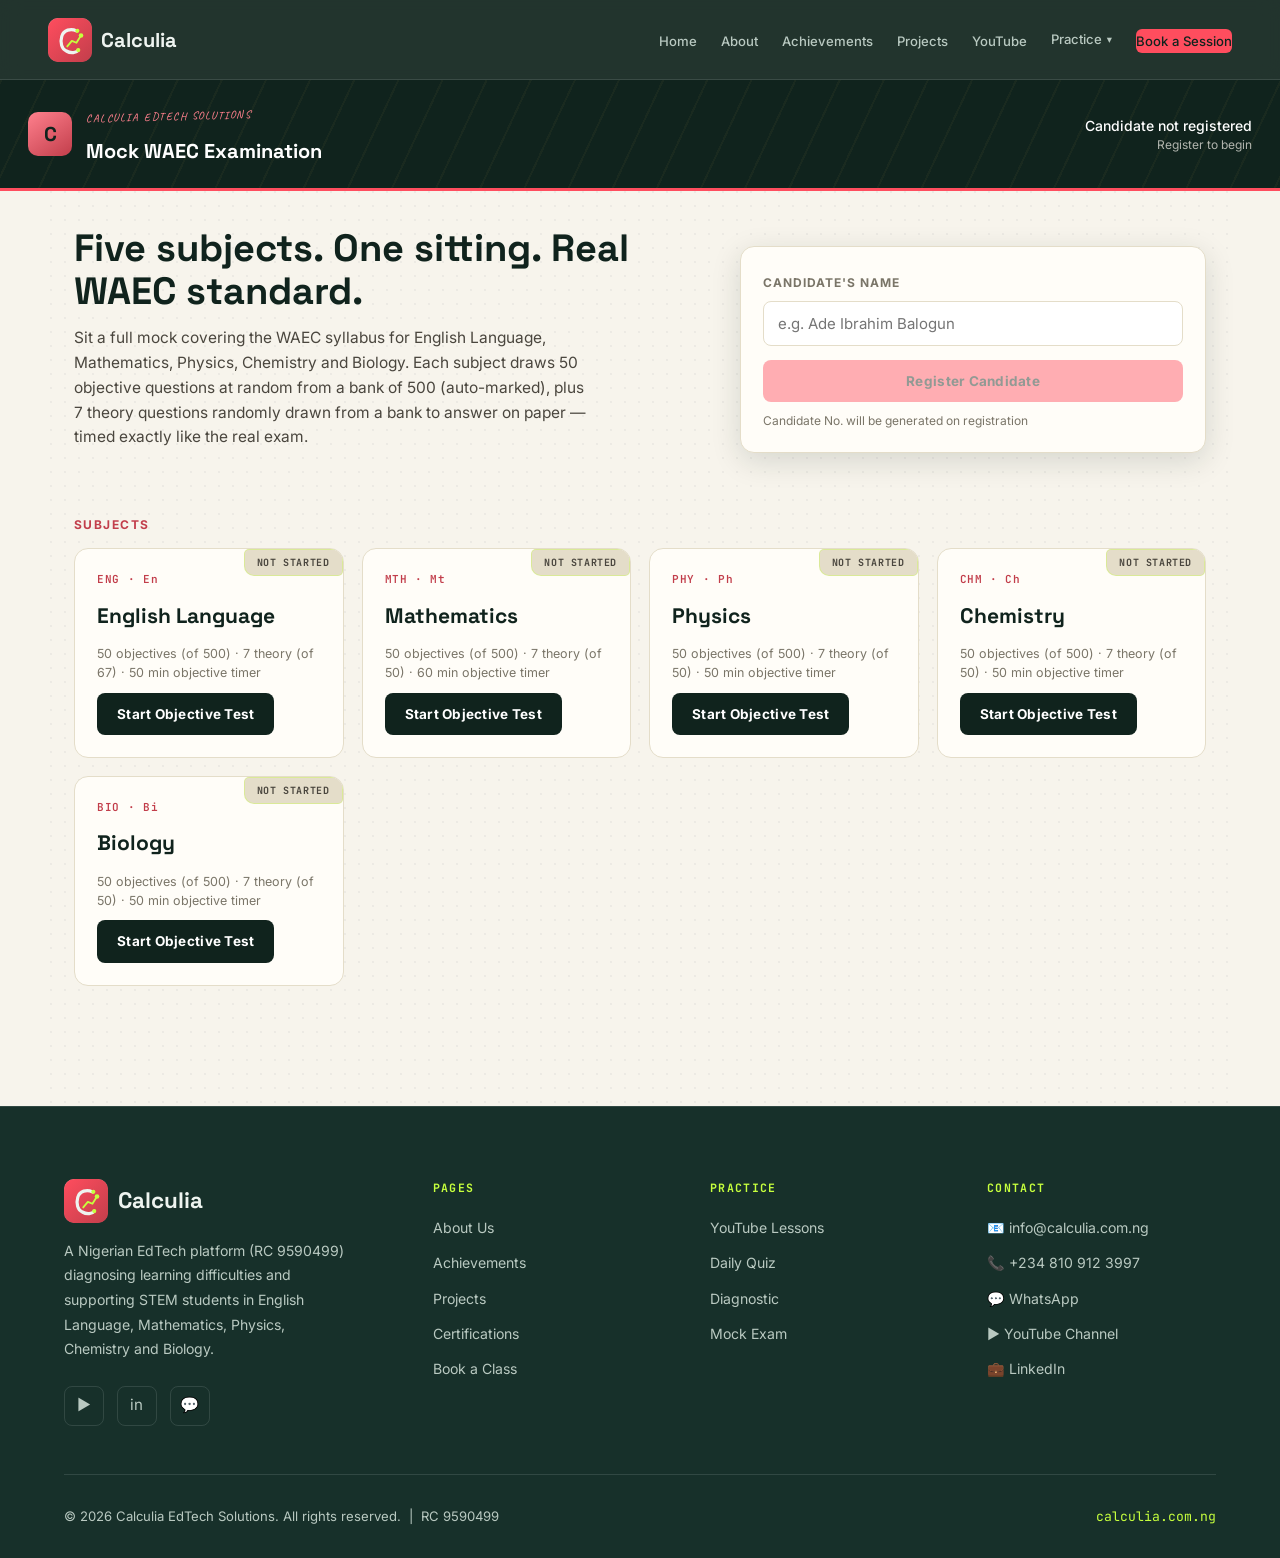
<file: mock.html>
<!DOCTYPE html>
<html lang="en">
<head>
<meta charset="UTF-8">
<meta name="viewport" content="width=device-width, initial-scale=1.0">
<title>Mock Exam | Calculia EdTech Solutions</title>
<link rel="icon" type="image/svg+xml" href="data:image/svg+xml,<svg xmlns='http://www.w3.org/2000/svg' viewBox='0 0 96 96'><rect width='96' height='96' rx='22' fill='%23FF4D5E'/><path d='M 62 28 C 50 22 34 26 30 40 C 26 54 30 68 40 72 C 50 78 62 76 66 70' fill='none' stroke='%23EEF4F0' stroke-width='7' stroke-linecap='round'/><path d='M 42 62 L 52 50 L 62 54 L 72 38' fill='none' stroke='%23C6FF3D' stroke-width='4' stroke-linecap='round' stroke-linejoin='round'/><circle cx='72' cy='38' r='5' fill='%23C6FF3D'/><circle cx='64' cy='28' r='4.5' fill='%23C6FF3D'/><circle cx='66' cy='70' r='4.5' fill='%23C6FF3D'/></svg>">
<meta name="description" content="Attempt full WAEC/NECO-standardised mock exams across English, Mathematics, Physics, Chemistry and Biology — free on Calculia.">
<link rel="canonical" href="https://calculiang.github.io/mock.html">
<link rel="preconnect" href="https://fonts.googleapis.com">
<link rel="preconnect" href="https://fonts.gstatic.com" crossorigin>
<link href="https://fonts.googleapis.com/css2?family=Space+Grotesk:wght@400;500;600;700&family=Inter:wght@400;500;600;700&family=JetBrains+Mono:wght@400;500&display=swap" rel="stylesheet">
<link rel="stylesheet" href="style.css" />
<style>
:root{
  --navy:#10231D;
  --navy-2:#17302A;
  --navy-3:#1F3D35;
  --gold:#FF4D5E;
  --gold-light:#FF808D;
  --gold-dim:#C23E4B;
  --cream:#f7f4ec;
  --paper:#fffdf8;
  --ink:#181410;
  --ink-soft:#4a463e;
  --line:#e4ddc9;
  --success:#2e7d4f;
  --success-bg:#e7f3ea;
  --danger:#a8442c;
  --danger-bg:#f8e9e3;
  --grey:#7a7568;
  --shadow: 0 8px 30px rgba(16,35,29,0.14);
  --shadow-lg: 0 20px 60px rgba(16,35,29,0.28);
}
:root{
  --nav-h:84px;
}

html,body{margin:0;padding:0;}
body{
  font-family:'Inter',system-ui,sans-serif;
  background:var(--cream);
  color:var(--ink);
  min-height:100vh;
  -webkit-font-smoothing:antialiased;
}
h1,h2,h3,.display{font-family:'Space Grotesk',Georgia,serif;}
.mono{font-family:'JetBrains Mono','SF Mono',monospace;}
a{color:inherit;}
button{font-family:inherit;cursor:pointer;}
::selection{background:var(--gold-light);}

/* ===== Watermark texture ===== */
.paper-grain{
  background-image: radial-gradient(circle at 1px 1px, rgba(10,22,40,0.045) 1px, transparent 0);
  background-size: 14px 14px;
}

/* ===== Top ribbon ===== */
.masthead{
  background:var(--navy);
  color:var(--cream);
  padding:22px 28px;
  display:flex;
  align-items:center;
  justify-content:space-between;
  border-bottom:3px solid var(--gold);
  position:relative;
  overflow:hidden;
  margin-top:var(--nav-h);
}
.masthead::after{
  content:"";
  position:absolute; inset:0;
  background: repeating-linear-gradient(115deg, rgba(201,168,76,0.05) 0 2px, transparent 2px 40px);
  pointer-events:none;
}
.brand{display:flex;align-items:center;gap:14px;position:relative;z-index:1;}
.brand-mark{
  width:44px;height:44px;border-radius:10px;
  background:linear-gradient(145deg,var(--gold-light),var(--gold-dim));
  display:flex;align-items:center;justify-content:center;
  font-family:'Space Grotesk',serif;font-weight:800;font-size:20px;color:var(--navy);
  flex-shrink:0;
}
.brand-text .eyebrow{font-size:11px;letter-spacing:0.14em;text-transform:uppercase;color:var(--gold-light);font-weight:500;}
.brand-text h1{font-size:20px;margin:2px 0 0;font-weight:700;color:#fff;}
.masthead-right{font-size:12px;color:rgba(247,244,236,0.7);text-align:right;position:relative;z-index:1;}
.masthead-right .candidate-name{color:#fff;font-weight:500;font-size:14px;}

/* ===== Shell ===== */
.shell{max-width:1180px;margin:0 auto;padding:36px 24px 80px;}
.hide{display:none !important;}

/* ===== Dashboard ===== */
.hero{
  display:grid;grid-template-columns:1.15fr 0.85fr;gap:36px;
  align-items:center; margin-bottom:44px;
}
@media (max-width:880px){.hero{grid-template-columns:1fr;}}
.hero h2{font-size:38px;line-height:1.12;margin:0 0 14px;color:var(--navy);font-weight:800;}
.hero p{font-size:15.5px;color:var(--ink-soft);line-height:1.6;max-width:52ch;margin:0 0 22px;}
.name-card{
  background:var(--paper); border:1px solid var(--line); border-radius:14px;
  padding:22px; box-shadow:var(--shadow);
}
.name-card label{font-size:12px;text-transform:uppercase;letter-spacing:0.08em;color:var(--grey);font-weight:700;}
.name-card input{
  width:100%;padding:12px 14px;margin-top:8px;border:1.5px solid var(--line);
  border-radius:8px;font-size:15px;font-family:inherit;background:#fff;color:var(--ink);
}
.name-card input:focus{outline:none;border-color:var(--gold);}
.candidate-no{font-size:12px;color:var(--grey);margin-top:10px;}

.omr-hero{
  border:1.5px dashed var(--gold-dim); border-radius:16px; padding:22px;
  background:repeating-linear-gradient(180deg,transparent,transparent 27px,rgba(201,168,76,0.10) 28px);
}
.omr-hero .omr-title{font-size:11px;text-transform:uppercase;letter-spacing:.12em;color:var(--gold-dim);font-weight:700;margin-bottom:14px;}
.omr-row{display:flex;align-items:center;gap:10px;margin-bottom:9px;}
.omr-row .num{width:20px;font-size:12px;color:var(--grey);font-family:'JetBrains Mono',monospace;}
.oval{width:20px;height:20px;border-radius:50%;border:1.6px solid var(--navy-3);flex-shrink:0;transition:all .35s ease;}
.oval.filled{background:var(--gold);border-color:var(--gold-dim);box-shadow:inset 0 0 0 3px var(--paper);}

/* ===== Subject grid ===== */
.section-label{font-size:12px;text-transform:uppercase;letter-spacing:.12em;color:var(--gold-dim);font-weight:700;margin:0 0 14px;}
.subject-grid{display:grid;grid-template-columns:repeat(auto-fit,minmax(230px,1fr));gap:18px;margin-bottom:40px;}
.subject-card{
  background:var(--paper);border:1px solid var(--line);border-radius:14px;padding:22px;
  position:relative;overflow:hidden;transition:transform .18s ease, box-shadow .18s ease;
  display:flex;flex-direction:column;gap:10px;min-height:190px;
}
.subject-card:hover{transform:translateY(-3px);box-shadow:var(--shadow-lg);}
.subject-card .tag{
  position:absolute;top:0;right:0;font-size:10px;font-weight:700;letter-spacing:.06em;
  padding:5px 12px;border-bottom-left-radius:10px;text-transform:uppercase;
}
.tag.notstarted{background:var(--line);color:var(--ink-soft);}
.tag.done{background:var(--success-bg);color:var(--success);}
.subj-code{font-family:'JetBrains Mono',monospace;font-size:11px;color:var(--gold-dim);font-weight:600;letter-spacing:.06em;}
.subject-card h3{font-size:21px;margin:2px 0 4px;color:var(--navy);}
.subject-meta{font-size:12.5px;color:var(--grey);line-height:1.5;}
.subject-score{font-size:13px;color:var(--success);font-weight:700;margin-top:2px;}
.btn{
  border:none;border-radius:8px;padding:11px 20px;font-weight:700;font-size:13.5px;
  letter-spacing:.02em;display:inline-flex;align-items:center;gap:8px;justify-content:center;
  transition:filter .15s ease, transform .1s ease;
}
.btn:active{transform:scale(0.98);}
.btn-gold{background:var(--gold);color:var(--navy);}
.btn-gold:hover{filter:brightness(1.06);}
.btn-navy{background:var(--navy);color:#fff;}
.btn-navy:hover{filter:brightness(1.2);}
.btn-outline{background:transparent;border:1.5px solid var(--navy);color:var(--navy);}
.btn-outline:hover{background:var(--navy);color:#fff;}
.btn-ghost{background:transparent;color:var(--ink-soft);border:1.5px solid var(--line);}
.btn:disabled{opacity:0.45;cursor:not-allowed;}
.subject-card .btn{margin-top:auto;align-self:flex-start;}

.report-banner{
  background:var(--navy);color:#fff;border-radius:14px;padding:24px 26px;margin-bottom:36px;
  display:flex;align-items:center;justify-content:space-between;gap:20px;flex-wrap:wrap;
}
.report-banner h3{margin:0 0 4px;font-size:19px;color:#fff;}
.report-banner p{margin:0;font-size:13px;color:rgba(247,244,236,0.75);}

/* ===== Instructions modal ===== */
.overlay{
  position:fixed;inset:0;background:rgba(10,22,40,0.55);display:flex;align-items:center;justify-content:center;
  z-index:100;padding:20px;
}
.modal{
  background:var(--paper);border-radius:16px;max-width:560px;width:100%;padding:32px;box-shadow:var(--shadow-lg);
  max-height:86vh;overflow-y:auto;
}
.modal h2{color:var(--navy);margin:0 0 6px;font-size:24px;}
.modal .sub{color:var(--gold-dim);font-size:12.5px;text-transform:uppercase;letter-spacing:.1em;font-weight:700;margin-bottom:18px;}
.modal ul{padding-left:20px;margin:16px 0;color:var(--ink-soft);font-size:14px;line-height:1.75;}
.modal .modal-actions{display:flex;gap:10px;margin-top:22px;}

/* ===== Exam screen ===== */
.exam-topbar{
  background:var(--navy);color:#fff;padding:14px 26px;display:flex;align-items:center;justify-content:space-between;
  position:sticky;top:var(--nav-h);z-index:20;flex-wrap:wrap;gap:12px;box-shadow:0 4px 16px rgba(10,22,40,.2);
}
.exam-topbar .et-left{display:flex;align-items:center;gap:14px;}
.exam-topbar .et-subject{font-family:'Space Grotesk',serif;font-size:17px;font-weight:700;}
.exam-topbar .et-progress{font-size:12px;color:rgba(247,244,236,.7);}
.timer{
  font-family:'JetBrains Mono',monospace;font-size:18px;font-weight:500;
  background:rgba(255,255,255,.08);padding:8px 16px;border-radius:8px;border:1px solid rgba(201,168,76,.35);
  letter-spacing:.03em;
}
.timer.low{color:var(--gold-light);border-color:var(--gold);animation:pulse 1s infinite;}
@keyframes pulse{0%,100%{opacity:1;}50%{opacity:.55;}}

.exam-layout{display:grid;grid-template-columns:1fr 260px;gap:28px;padding:28px 24px 100px;max-width:1180px;margin:0 auto;}
@media (max-width:900px){.exam-layout{grid-template-columns:1fr;} .navigator{order:-1;}}

.question-card{
  background:var(--paper);border:1px solid var(--line);border-radius:16px;padding:30px 32px;box-shadow:var(--shadow);
}
.q-topic{font-size:11px;text-transform:uppercase;letter-spacing:.1em;color:var(--gold-dim);font-weight:700;margin-bottom:10px;}
.passage-box{
  background:var(--cream); border:1px solid var(--line); border-left:4px solid var(--gold);
  border-radius:10px; padding:18px 20px; margin:0 0 22px;
}
.passage-label{font-size:11px;text-transform:uppercase;letter-spacing:.1em;color:var(--gold-dim);font-weight:700;margin-bottom:8px;}
.passage-text{font-size:14.5px;line-height:1.7;color:var(--ink-soft);margin:0;font-style:italic;}
.q-text{font-size:17.5px;line-height:1.6;color:var(--ink);margin:0 0 26px;font-weight:500;}
.options{display:flex;flex-direction:column;gap:10px;}
.option-row{
  display:flex;align-items:center;gap:14px;padding:13px 16px;border:1.5px solid var(--line);border-radius:10px;
  cursor:pointer;transition:border-color .15s ease, background .15s ease;background:#fff;
}
.option-row:hover{border-color:var(--gold-dim);}
.option-row.selected{border-color:var(--gold);background:rgba(201,168,76,0.08);}
.opt-oval{
  width:28px;height:28px;border-radius:50%;border:2px solid var(--navy-3);flex-shrink:0;
  display:flex;align-items:center;justify-content:center;font-family:'JetBrains Mono',monospace;font-weight:700;font-size:12.5px;
  color:var(--navy-3);transition:all .18s ease;
}
.option-row.selected .opt-oval{background:var(--gold);border-color:var(--gold-dim);color:var(--navy);box-shadow:inset 0 0 0 3px var(--paper), 0 0 0 3px rgba(201,168,76,.25);}
.opt-text{font-size:15px;color:var(--ink);line-height:1.5;}

.exam-nav-buttons{display:flex;justify-content:space-between;margin-top:22px;gap:10px;}

.navigator{background:var(--paper);border:1px solid var(--line);border-radius:16px;padding:20px;height:fit-content;position:sticky;top:calc(var(--nav-h) + 90px);}
.navigator h4{margin:0 0 4px;font-size:13px;color:var(--navy);text-transform:uppercase;letter-spacing:.08em;}
.nav-legend{display:flex;gap:12px;font-size:10.5px;color:var(--grey);margin:8px 0 14px;flex-wrap:wrap;}
.nav-legend span{display:inline-flex;align-items:center;gap:5px;}
.legend-dot{width:10px;height:10px;border-radius:50%;display:inline-block;}
.nav-grid{display:grid;grid-template-columns:repeat(5,1fr);gap:7px;}
.nav-cell{
  aspect-ratio:1;border-radius:7px;border:1.5px solid var(--line);background:#fff;font-family:'JetBrains Mono',monospace;
  font-size:11px;font-weight:600;color:var(--ink-soft);display:flex;align-items:center;justify-content:center;
}
.nav-cell.answered{background:var(--gold);border-color:var(--gold-dim);color:var(--navy);}
.nav-cell.current{outline:2px solid var(--navy);outline-offset:2px;}
.nav-cell.flagged{border-color:var(--danger);}
.nav-cell{cursor:pointer;}
.flag-btn{width:100%;margin-top:16px;}
.submit-btn{width:100%;margin-top:10px;}

/* ===== Results ===== */
.results-wrap{max-width:920px;margin:0 auto;padding:40px 24px 90px;}
.results-header{text-align:center;margin-bottom:32px;}
.results-header .subj{color:var(--gold-dim);text-transform:uppercase;letter-spacing:.1em;font-size:12.5px;font-weight:700;}
.results-header h2{font-size:30px;color:var(--navy);margin:6px 0;}
.score-panel{
  display:grid;grid-template-columns:repeat(4,1fr);gap:16px;margin:28px 0 34px;
}
@media (max-width:700px){.score-panel{grid-template-columns:repeat(2,1fr);}}
.score-tile{background:var(--paper);border:1px solid var(--line);border-radius:14px;padding:20px;text-align:center;}
.score-tile .big{font-family:'Space Grotesk',serif;font-size:32px;font-weight:800;color:var(--navy);}
.score-tile .lbl{font-size:11.5px;color:var(--grey);text-transform:uppercase;letter-spacing:.06em;margin-top:4px;}
.grade-pill{display:inline-block;padding:4px 14px;border-radius:20px;font-weight:700;font-size:13px;margin-top:6px;}

.topic-breakdown{background:var(--paper);border:1px solid var(--line);border-radius:14px;padding:24px 26px;margin-bottom:28px;}
.topic-breakdown h4{margin:0 0 16px;color:var(--navy);font-size:15px;}
.topic-row{display:flex;align-items:center;gap:14px;margin-bottom:12px;font-size:13px;}
.topic-row .tname{width:190px;flex-shrink:0;color:var(--ink-soft);}
.topic-bar-bg{flex:1;height:9px;background:var(--line);border-radius:5px;overflow:hidden;}
.topic-bar-fill{height:100%;background:linear-gradient(90deg,var(--gold-dim),var(--gold));}
.topic-row .tscore{width:44px;text-align:right;font-family:'JetBrains Mono',monospace;color:var(--grey);}

.review-list{display:flex;flex-direction:column;gap:12px;margin-bottom:30px;}
.review-item{background:var(--paper);border:1px solid var(--line);border-left:4px solid var(--line);border-radius:10px;padding:16px 18px;}
.review-item.correct{border-left-color:var(--success);}
.review-item.wrong{border-left-color:var(--danger);}
.review-item .rq{font-size:14px;color:var(--ink);margin-bottom:8px;font-weight:500;}
.review-item .ra{font-size:12.5px;display:flex;gap:18px;flex-wrap:wrap;}
.ra .yours{color:var(--danger);}
.ra .correct-ans{color:var(--success);}

/* ===== Theory ===== */
.theory-wrap{max-width:820px;margin:0 auto;padding:40px 24px 100px;}
.theory-notice{
  background:var(--gold-light);border:1px solid var(--gold-dim);border-radius:12px;padding:16px 20px;font-size:13.5px;
  color:#4a3c14;margin-bottom:28px;display:flex;gap:12px;align-items:flex-start;
}
.theory-item{background:var(--paper);border:1px solid var(--line);border-radius:12px;padding:22px 24px;margin-bottom:16px;}
.theory-item .tnum{font-family:'JetBrains Mono',monospace;color:var(--gold-dim);font-weight:700;font-size:12px;margin-bottom:8px;}
.theory-item .ttext{font-size:15px;line-height:1.7;color:var(--ink);}

.footer-actions{display:flex;justify-content:center;gap:14px;margin-top:34px;flex-wrap:wrap;}

@media print{
  .masthead,.exam-topbar,.footer-actions,.no-print{display:none !important;}
  body{background:#fff;}
  .theory-item{break-inside:avoid;}
}

.warn-strip{
  background:var(--danger-bg);color:var(--danger);border:1px solid rgba(168,68,44,.25);border-radius:10px;
  padding:12px 16px;font-size:13px;margin-bottom:18px;display:flex;align-items:center;gap:10px;
}

/* ===== Responsive: tablet & phone ===== */
@media (max-width:900px){
  .exam-layout{padding:18px 14px 90px;gap:18px;}
  .navigator{position:static;top:auto;}
  .nav-grid{grid-template-columns:repeat(8,1fr);}
}
@media (max-width:600px){
  :root{ --nav-h:72px; }
  .masthead{padding:16px 16px;}
  .brand-mark{width:38px;height:38px;font-size:17px;}
  .brand-text h1{font-size:16px;}
  .brand-text .eyebrow{font-size:10px;}
  .masthead-right{display:none;}
  .shell{padding:22px 14px 60px;}
  .hero h2{font-size:26px;}
  .hero p{font-size:14px;}
  .subject-grid{grid-template-columns:1fr;gap:14px;}
  .subject-card{min-height:auto;padding:18px;}

  .exam-topbar{padding:10px 14px;flex-wrap:wrap;gap:8px;}
  .exam-topbar .et-left{gap:8px;flex:1 1 auto;min-width:0;}
  .exam-topbar .et-subject{font-size:14px;}
  .exam-topbar .et-progress{font-size:11px;}
  .timer{font-size:15px;padding:6px 12px;}

  .exam-layout{padding:14px 10px 90px;gap:14px;}
  .question-card{padding:18px 16px;border-radius:12px;}
  .q-text{font-size:16px;margin:0 0 18px;}
  .passage-box{padding:14px 16px;margin:0 0 16px;}
  .passage-text{font-size:13.5px;}
  .options{gap:8px;}
  .option-row{padding:12px 14px;gap:12px;}
  .opt-oval{width:26px;height:26px;font-size:12px;}
  .opt-text{font-size:14.5px;}

  .exam-nav-buttons{flex-direction:column-reverse;gap:8px;}
  .exam-nav-buttons .btn{width:100%;}

  .navigator{padding:16px;border-radius:12px;}
  .nav-grid{grid-template-columns:repeat(7,1fr);gap:6px;}
  .nav-cell{font-size:10.5px;border-radius:6px;}
  .nav-legend{gap:8px;font-size:9.5px;}

  .results-wrap{padding:24px 14px 70px;}
  .results-header h2{font-size:22px;}
  .score-panel{grid-template-columns:repeat(2,1fr);gap:10px;}
  .score-tile{padding:14px;}
  .score-tile .big{font-size:24px;}
  .topic-breakdown{padding:16px;}
  .topic-row .tname{width:120px;font-size:12px;}
  .review-item{padding:12px 14px;}
  .footer-actions{flex-direction:column;}
  .footer-actions .btn{width:100%;}

  .theory-wrap{padding:24px 14px 70px;}
  .theory-item{padding:16px;}
}
@media (max-width:380px){
  .nav-grid{grid-template-columns:repeat(6,1fr);}
  .score-panel{grid-template-columns:1fr 1fr;}
}
</style>
</head>
<body>
<nav>
  <a href="index.html" class="nav-logo"><svg class="brand-mark" viewBox="0 0 96 96" width="30" height="30" xmlns="http://www.w3.org/2000/svg" aria-hidden="true">
      <defs><linearGradient id="navMark" x1="0%" y1="0%" x2="100%" y2="100%"><stop offset="0%" stop-color="#FF4D5E"/><stop offset="100%" stop-color="#C23E4B"/></linearGradient></defs>
      <rect width="96" height="96" rx="24" fill="url(#navMark)"/>
      <path d="M 62 28 C 50 22 34 26 30 40 C 26 54 30 68 40 72 C 50 78 62 76 66 70" fill="none" stroke="#EEF4F0" stroke-width="7" stroke-linecap="round"/>
      <path d="M 42 62 L 52 50 L 62 54 L 72 38" fill="none" stroke="#C6FF3D" stroke-width="4" stroke-linecap="round" stroke-linejoin="round"/>
      <circle cx="72" cy="38" r="5" fill="#C6FF3D"/><circle cx="64" cy="28" r="4.5" fill="#C6FF3D"/><circle cx="66" cy="70" r="4.5" fill="#C6FF3D"/>
    </svg>Calculia</a>
  <ul class="nav-links">
    <li><a href="index.html">Home</a></li>
    <li><a href="about.html">About</a></li>
    <li><a href="achievements.html">Achievements</a></li>
    <li><a href="projects.html">Projects</a></li>
    <li><a href="youtube.html">YouTube</a></li>
    <li class="nav-dropdown">
      <span>Practice</span>
      <div class="dropdown-menu">
        <a href="daily-quiz.html">🧠 Daily Quiz</a>
        <a href="diagnostic.html">💡 Diagnostic</a>
        <a href="mock.html" class="active">🎓 Mock Exam</a>
        <a href="certifications.html">📜 Certifications</a>
      </div>
    </li>
    <li><a href="booking.html" class="nav-cta">Book a Session</a></li>
  </ul>
  <button class="hamburger" id="hamburger" aria-label="Toggle menu"><span></span><span></span><span></span></button>
</nav>
<div class="mobile-menu" id="mobileMenu">
  <a href="index.html">Home</a>
  <a href="about.html">About</a>
  <a href="achievements.html">Achievements</a>
  <a href="certifications.html">Certifications</a>
  <a href="projects.html">Projects</a>
  <a href="youtube.html">YouTube</a>
  <span class="sub-label">Practice</span>
  <a href="daily-quiz.html">🧠 Daily Quiz</a>
  <a href="diagnostic.html">💡 Diagnostic</a>
  <a href="mock.html">🎓 Mock Exam</a>
  <a href="booking.html" class="btn btn-primary nav-cta">Book a Session</a>
</div>

<div class="masthead">
  <div class="brand">
    <div class="brand-mark">C</div>
    <div class="brand-text">
      <div class="eyebrow">Calculia EdTech Solutions</div>
      <h1>Mock WAEC Examination</h1>
    </div>
  </div>
  <div class="masthead-right">
    <div class="candidate-name" id="mh-name">Candidate not registered</div>
    <div id="mh-sub">Register to begin</div>
  </div>
</div>

<!-- ===================== DASHBOARD ===================== -->
<div class="shell paper-grain" id="view-dashboard">
  <div class="hero">
    <div>
      <h2>Five subjects. One sitting. Real WAEC standard.</h2>
      <p>Sit a full mock covering the WAEC syllabus for English Language, Mathematics, Physics, Chemistry and Biology. Each subject draws 50 objective questions at random from a bank of 500 (auto-marked), plus 7 theory questions randomly drawn from a bank to answer on paper — timed exactly like the real exam.</p>
    </div>
    <div class="name-card">
      <label for="candidate-input">Candidate's Name</label>
      <input type="text" id="candidate-input" placeholder="e.g. Ade Ibrahim Balogun" autocomplete="off">
      <button class="btn btn-gold" id="register-btn" style="width:100%;margin-top:14px;" disabled>Register Candidate</button>
      <div class="candidate-no" id="candidate-no-display">Candidate No. will be generated on registration</div>
    </div>
  </div>

  <div id="report-banner-slot"></div>

  <div class="section-label">Subjects</div>
  <div class="subject-grid" id="subject-grid"></div>
</div>

<!-- ===================== INSTRUCTIONS MODAL ===================== -->
<div class="overlay hide" id="view-instructions">
  <div class="modal">
    <div class="sub" id="instr-code">SUBJECT CODE</div>
    <h2 id="instr-title">Subject Name</h2>
    <ul id="instr-list"></ul>
    <div class="modal-actions">
      <button class="btn btn-ghost" onclick="closeInstructions()">Cancel</button>
      <button class="btn btn-gold" onclick="beginExam()">Start Objective Test</button>
    </div>
  </div>
</div>

<!-- ===================== EXAM (OBJECTIVE) ===================== -->
<div class="hide" id="view-exam">
  <div class="exam-topbar">
    <div class="et-left">
      <div class="et-subject" id="ex-subject">Subject</div>
      <div class="et-progress" id="ex-progress">Question 1 of 50</div>
    </div>
    <div class="timer" id="ex-timer">00:00</div>
  </div>
  <div class="exam-layout">
    <div>
      <div class="question-card">
        <div class="q-topic" id="ex-topic">Topic</div>
        <div class="passage-box hide" id="ex-passage-box">
          <div class="passage-label" id="ex-passage-title">Reading Passage</div>
          <p class="passage-text" id="ex-passage-text"></p>
        </div>
        <p class="q-text" id="ex-qtext">Question text</p>
        <div class="options" id="ex-options"></div>
      </div>
      <div class="exam-nav-buttons">
        <button class="btn btn-outline" id="ex-prev" onclick="prevQuestion()">← Previous</button>
        <button class="btn btn-navy" id="ex-next" onclick="nextQuestion()">Next →</button>
      </div>
    </div>
    <div class="navigator">
      <h4>Answer Sheet</h4>
      <div class="nav-legend">
        <span><span class="legend-dot" style="background:var(--gold)"></span>Shaded</span>
        <span><span class="legend-dot" style="background:#fff;border:1.5px solid var(--line)"></span>Blank</span>
        <span><span class="legend-dot" style="background:#fff;border:1.5px solid var(--danger)"></span>Flagged</span>
      </div>
      <div class="nav-grid" id="ex-nav-grid"></div>
      <button class="btn btn-ghost flag-btn" id="ex-flag" onclick="toggleFlag()">🚩 Flag this question</button>
      <button class="btn btn-gold submit-btn" onclick="confirmSubmit()">Submit Objective Test</button>
    </div>
  </div>
</div>

<!-- ===================== RESULTS ===================== -->
<div class="hide" id="view-results">
  <div class="results-wrap">
    <div class="results-header">
      <div class="subj" id="res-code">SUBJECT</div>
      <h2 id="res-title">Objective Test Result</h2>
    </div>
    <div class="score-panel" id="res-score-panel"></div>
    <div class="topic-breakdown">
      <h4>Performance by Topic</h4>
      <div id="res-topics"></div>
    </div>
    <div class="section-label">Review Your Answers</div>
    <div class="review-list" id="res-review"></div>
    <div class="footer-actions no-print">
      <button class="btn btn-outline" onclick="window.print()">🖨️ Print Result</button>
      <button class="btn btn-gold" onclick="goToTheory()">Continue to Theory Questions →</button>
    </div>
  </div>
</div>

<!-- ===================== THEORY ===================== -->
<div class="hide" id="view-theory">
  <div class="theory-wrap">
    <div class="results-header">
      <div class="subj" id="th-code">SUBJECT</div>
      <h2 id="th-title">Theory / Essay Questions — Paper 2</h2>
    </div>
    <div class="theory-notice">
      <span>✍️</span>
      <div>These questions are <strong>not auto-graded</strong>. Write your answers on a separate sheet of paper (or print this page), exactly as you would in the real WAEC theory paper. Attempt all questions unless instructed otherwise.</div>
    </div>
    <div id="th-list"></div>
    <div class="footer-actions no-print">
      <button class="btn btn-outline" onclick="window.print()">🖨️ Print Questions</button>
      <button class="btn btn-gold" onclick="backToDashboard()">Return to Dashboard →</button>
    </div>
  </div>
</div>

<script>
let EXAM_DATA = null;
</script>
<script>
/* Calculia Mock WAEC Examination — app logic */

const SUBJECT_KEYS = ["english", "mathematics", "physics", "chemistry", "biology"];
const SUBJECT_ICON = { english: "En", mathematics: "Mt", physics: "Ph", chemistry: "Ch", biology: "Bi" };

let state = {
  candidateName: "",
  candidateNo: "",
  registered: false,
  results: {},        // subjectKey -> {score, total, topics, review}
  theoryVisited: {},  // subjectKey -> true
  current: null       // active exam session
};

function $(id) { return document.getElementById(id); }
function show(id) { $(id).classList.remove("hide"); }
function hide(id) { $(id).classList.add("hide"); }

function shuffle(arr) {
  const a = arr.slice();
  for (let i = a.length - 1; i > 0; i--) {
    const j = Math.floor(Math.random() * (i + 1));
    [a[i], a[j]] = [a[j], a[i]];
  }
  return a;
}

function generateCandidateNo() {
  const yr = new Date().getFullYear();
  const rand = Math.floor(100000 + Math.random() * 899999);
  return "CAL/" + yr + "/" + rand;
}

/* ============ DASHBOARD ============ */

function renderDashboard() {
  const grid = $("subject-grid");
  grid.innerHTML = "";
  SUBJECT_KEYS.forEach(key => {
    const subj = EXAM_DATA[key];
    const res = state.results[key];
    const theoryDone = state.theoryVisited[key];
    const card = document.createElement("div");
    card.className = "subject-card";

    let tagHtml = `<div class="tag notstarted">Not started</div>`;
    let scoreHtml = "";
    let btnLabel = "Start Objective Test";
    if (res) {
      const pct = Math.round((res.score / res.total) * 100);
      tagHtml = `<div class="tag done">Completed</div>`;
      scoreHtml = `<div class="subject-score">Score: ${res.score}/${res.total} (${pct}%)</div>`;
      btnLabel = theoryDone ? "Retake Objective Test" : "View Theory Questions";
    }

    card.innerHTML = `
      ${tagHtml}
      <div class="subj-code">${subj.code} · ${SUBJECT_ICON[key]}</div>
      <h3>${subj.name}</h3>
      <div class="subject-meta">50 objectives (of ${subj.mcq.length}) · 7 theory (of ${subj.theory.length}) · ${subj.duration} min objective timer</div>
      ${scoreHtml}
      <button class="btn ${res ? "btn-outline" : "btn-navy"}">${btnLabel}</button>
    `;
    card.querySelector("button").addEventListener("click", () => {
      if (res && !theoryDone) {
        openTheoryDirect(key);
      } else {
        openInstructions(key);
      }
    });
    grid.appendChild(card);
  });

  renderReportBanner();
}

function renderReportBanner() {
  const slot = $("report-banner-slot");
  const doneCount = SUBJECT_KEYS.filter(k => state.results[k]).length;
  if (doneCount === 0) { slot.innerHTML = ""; return; }
  let totalScore = 0, totalMax = 0;
  SUBJECT_KEYS.forEach(k => {
    if (state.results[k]) { totalScore += state.results[k].score; totalMax += state.results[k].total; }
  });
  const pct = Math.round((totalScore / totalMax) * 100);
  slot.innerHTML = `
    <div class="report-banner">
      <div>
        <h3>Progress: ${doneCount}/5 subjects attempted</h3>
        <p>Aggregate objective score so far: ${totalScore}/${totalMax} (${pct}%). Complete all five subjects for a full mock report.</p>
      </div>
      <div style="display:flex;gap:10px;">
        ${doneCount === 5 ? '<button class="btn btn-gold" onclick="printFullReport()">🖨️ Print Full Report</button>' : ""}
      </div>
    </div>`;
}

function printFullReport() { window.print(); }

/* ============ REGISTRATION ============ */

const candidateInput = $("candidate-input");
const registerBtn = $("register-btn");

candidateInput.addEventListener("input", (e) => {
  // typing after a previous registration re-opens registration
  if (state.registered && e.target.value.trim() !== state.candidateName) {
    state.registered = false;
  }
  registerBtn.disabled = e.target.value.trim().length === 0;
  if (!state.registered) {
    registerBtn.textContent = "Register Candidate";
    registerBtn.classList.remove("btn-outline");
    registerBtn.classList.add("btn-gold");
  }
});

candidateInput.addEventListener("keydown", (e) => {
  if (e.key === "Enter" && candidateInput.value.trim().length > 0) {
    registerCandidate();
  }
});

registerBtn.addEventListener("click", registerCandidate);

function registerCandidate() {
  const name = candidateInput.value.trim();
  if (!name) return;
  state.candidateName = name;
  state.candidateNo = generateCandidateNo();
  state.registered = true;
  registerBtn.textContent = "✓ Registered — click to edit name";
  registerBtn.classList.remove("btn-gold");
  registerBtn.classList.add("btn-outline");
  updateMasthead();
  document.getElementById("subject-grid").scrollIntoView({ behavior: "smooth", block: "start" });
}

function updateMasthead() {
  if (state.registered && state.candidateName) {
    $("mh-name").textContent = state.candidateName;
    $("mh-sub").textContent = "Candidate No: " + state.candidateNo;
    $("candidate-no-display").textContent = "Candidate No: " + state.candidateNo;
  } else {
    $("mh-name").textContent = "Candidate not registered";
    $("mh-sub").textContent = "Register to begin";
    $("candidate-no-display").textContent = "Candidate No. will be generated on registration";
  }
}

/* ============ INSTRUCTIONS ============ */

let pendingSubjectKey = null;

function openInstructions(key) {
  if (!state.registered) {
    candidateInput.focus();
    candidateInput.style.borderColor = "var(--danger)";
    registerBtn.style.outline = "2px solid var(--danger)";
    setTimeout(() => {
      candidateInput.style.borderColor = "";
      registerBtn.style.outline = "";
    }, 1200);
    return;
  }
  pendingSubjectKey = key;
  const subj = EXAM_DATA[key];
  $("instr-code").textContent = subj.code + " — OBJECTIVE TEST INSTRUCTIONS";
  $("instr-title").textContent = subj.name;
  $("instr-list").innerHTML = `
    <li>This section contains <strong>50 objective questions</strong>, randomly selected from a bank of ${subj.mcq.length}, each with four options (A–D).</li>
    <li>You have <strong>${subj.duration} minutes</strong> to complete this section. The exam auto-submits when time elapses.</li>
    <li>Select an option by clicking it — this "shades" your answer, just like on a real WAEC OMR sheet.</li>
    <li>Use the Answer Sheet navigator on the right to jump between questions or flag ones to revisit.</li>
    <li>Your score, topic breakdown and answer review are shown immediately after submission.</li>
    <li>After the objective test, you'll receive <strong>7 theory questions</strong>, randomly selected from a bank of ${subj.theory.length}, for this subject — answer these on paper; they are not auto-graded.</li>
  `;
  show("view-instructions");
}

function closeInstructions() {
  hide("view-instructions");
  pendingSubjectKey = null;
}

/* ============ EXAM SESSION ============ */

function sampleRandom(arr, n) {
  return shuffle(arr).slice(0, n);
}

function beginExam() {
  const key = pendingSubjectKey;
  hide("view-instructions");
  const subj = EXAM_DATA[key];

  // pick 50 objective questions at random from the subject's full bank, then shuffle questions and options, remap correct answer
  const picked = sampleRandom(subj.mcq, Math.min(50, subj.mcq.length));
  const shuffledQs = shuffle(picked).map(q => {
    const optionPairs = q.options.map((opt, idx) => ({ text: opt, isCorrect: idx === q.answer }));
    const shuffledOpts = shuffle(optionPairs);
    return {
      q: q.q,
      topic: q.topic,
      passage: q.passage || null,
      options: shuffledOpts.map(o => o.text),
      answer: shuffledOpts.findIndex(o => o.isCorrect)
    };
  });

  state.current = {
    key: key,
    questions: shuffledQs,
    selected: new Array(shuffledQs.length).fill(null),
    flagged: new Array(shuffledQs.length).fill(false),
    index: 0,
    secondsLeft: subj.duration * 60,
    timerId: null
  };

  $("ex-subject").textContent = subj.name + " — Objective Test";
  show("view-exam");
  hide("view-dashboard");
  renderNavGrid();
  renderQuestion();
  startTimer();
}

function startTimer() {
  updateTimerDisplay();
  state.current.timerId = setInterval(() => {
    state.current.secondsLeft--;
    updateTimerDisplay();
    if (state.current.secondsLeft <= 0) {
      clearInterval(state.current.timerId);
      submitExam(true);
    }
  }, 1000);
}

function updateTimerDisplay() {
  const s = state.current.secondsLeft;
  const m = Math.floor(s / 60), sec = s % 60;
  const el = $("ex-timer");
  el.textContent = String(m).padStart(2, "0") + ":" + String(sec).padStart(2, "0");
  el.classList.toggle("low", s <= 120);
}

function renderQuestion() {
  const c = state.current;
  const q = c.questions[c.index];
  $("ex-progress").textContent = `Question ${c.index + 1} of ${c.questions.length}`;
  $("ex-topic").textContent = q.topic || "";
  if (q.passage) {
    $("ex-passage-title").textContent = "Reading Passage — " + q.passage.title;
    $("ex-passage-text").textContent = q.passage.text;
    show("ex-passage-box");
  } else {
    hide("ex-passage-box");
  }
  $("ex-qtext").textContent = q.q;
  const optWrap = $("ex-options");
  optWrap.innerHTML = "";
  const labels = ["A", "B", "C", "D"];
  q.options.forEach((opt, i) => {
    const row = document.createElement("div");
    row.className = "option-row" + (c.selected[c.index] === i ? " selected" : "");
    row.innerHTML = `<div class="opt-oval">${labels[i]}</div><div class="opt-text">${opt}</div>`;
    row.addEventListener("click", () => selectOption(i));
    optWrap.appendChild(row);
  });
  $("ex-prev").disabled = c.index === 0;
  $("ex-next").textContent = c.index === c.questions.length - 1 ? "Review & Finish" : "Next →";
  $("ex-flag").textContent = c.flagged[c.index] ? "🚩 Unflag this question" : "🚩 Flag this question";
  renderNavGrid();
}

function selectOption(i) {
  const c = state.current;
  c.selected[c.index] = i;
  renderQuestion();
}

function prevQuestion() {
  const c = state.current;
  if (c.index > 0) { c.index--; renderQuestion(); }
}

function nextQuestion() {
  const c = state.current;
  if (c.index < c.questions.length - 1) { c.index++; renderQuestion(); }
  else { confirmSubmit(); }
}

function toggleFlag() {
  const c = state.current;
  c.flagged[c.index] = !c.flagged[c.index];
  renderQuestion();
}

function renderNavGrid() {
  const c = state.current;
  const grid = $("ex-nav-grid");
  grid.innerHTML = "";
  c.questions.forEach((q, i) => {
    const cell = document.createElement("div");
    let cls = "nav-cell";
    if (c.selected[i] !== null) cls += " answered";
    if (c.flagged[i]) cls += " flagged";
    if (i === c.index) cls += " current";
    cell.className = cls;
    cell.textContent = i + 1;
    cell.addEventListener("click", () => { c.index = i; renderQuestion(); });
    grid.appendChild(cell);
  });
}

function confirmSubmit() {
  const c = state.current;
  const unanswered = c.selected.filter(s => s === null).length;
  const msg = unanswered > 0
    ? `You have ${unanswered} unanswered question(s). Submit anyway?`
    : "Submit your objective test now?";
  if (confirm(msg)) {
    clearInterval(c.timerId);
    submitExam(false);
  }
}

function submitExam(autoSubmitted) {
  const c = state.current;
  if (c.timerId) clearInterval(c.timerId);

  let score = 0;
  const topicStats = {};
  const review = [];

  c.questions.forEach((q, i) => {
    const chosen = c.selected[i];
    const correct = chosen === q.answer;
    if (correct) score++;
    if (!topicStats[q.topic]) topicStats[q.topic] = { correct: 0, total: 0 };
    topicStats[q.topic].total++;
    if (correct) topicStats[q.topic].correct++;
    review.push({
      q: q.q,
      options: q.options,
      chosen: chosen,
      answer: q.answer,
      correct: correct,
      topic: q.topic,
      passage: q.passage || null
    });
  });

  state.results[c.key] = {
    score: score,
    total: c.questions.length,
    topics: topicStats,
    review: review,
    autoSubmitted: autoSubmitted
  };

  renderResults(c.key, autoSubmitted);
  hide("view-exam");
  show("view-results");
}

/* ============ RESULTS ============ */

function gradeFor(pct) {
  if (pct >= 90) return { label: "A1 — Excellent", color: "var(--success)" };
  if (pct >= 80) return { label: "B2 — Very Good", color: "var(--success)" };
  if (pct >= 70) return { label: "B3 — Good", color: "var(--success)" };
  if (pct >= 65) return { label: "C4 — Credit", color: "var(--gold-dim)" };
  if (pct >= 60) return { label: "C5 — Credit", color: "var(--gold-dim)" };
  if (pct >= 55) return { label: "C6 — Credit", color: "var(--gold-dim)" };
  if (pct >= 50) return { label: "D7 — Pass", color: "var(--gold-dim)" };
  if (pct >= 45) return { label: "E8 — Pass", color: "var(--danger)" };
  return { label: "F9 — Fail", color: "var(--danger)" };
}

function renderResults(key, autoSubmitted) {
  const subj = EXAM_DATA[key];
  const res = state.results[key];
  const pct = Math.round((res.score / res.total) * 100);
  const grade = gradeFor(pct);

  $("res-code").textContent = subj.code + (autoSubmitted ? " · TIME ELAPSED — AUTO-SUBMITTED" : "");
  $("res-title").textContent = subj.name + " — Objective Test Result";

  $("res-score-panel").innerHTML = `
    <div class="score-tile"><div class="big">${res.score}/${res.total}</div><div class="lbl">Raw Score</div></div>
    <div class="score-tile"><div class="big">${pct}%</div><div class="lbl">Percentage</div></div>
    <div class="score-tile"><div class="big" style="color:${grade.color}">${grade.label.split(" ")[0]}</div><div class="lbl">${grade.label.split("— ")[1] || ""}</div></div>
    <div class="score-tile"><div class="big">${res.review.filter(r=>r.chosen===null).length}</div><div class="lbl">Unanswered</div></div>
  `;

  const topicsWrap = $("res-topics");
  topicsWrap.innerHTML = "";
  Object.keys(res.topics).forEach(t => {
    const st = res.topics[t];
    const p = Math.round((st.correct / st.total) * 100);
    const row = document.createElement("div");
    row.className = "topic-row";
    row.innerHTML = `<div class="tname">${t}</div><div class="topic-bar-bg"><div class="topic-bar-fill" style="width:${p}%"></div></div><div class="tscore">${st.correct}/${st.total}</div>`;
    topicsWrap.appendChild(row);
  });

  const reviewWrap = $("res-review");
  reviewWrap.innerHTML = "";
  const labels = ["A", "B", "C", "D"];
  res.review.forEach((r, i) => {
    const item = document.createElement("div");
    item.className = "review-item " + (r.correct ? "correct" : "wrong");
    const yoursText = r.chosen === null ? "No answer" : labels[r.chosen] + ". " + r.options[r.chosen];
    const correctText = labels[r.answer] + ". " + r.options[r.answer];
    const passageHtml = r.passage
      ? `<div class="passage-box" style="margin:10px 0 12px;"><div class="passage-label">Reading Passage — ${r.passage.title}</div><p class="passage-text">${r.passage.text}</p></div>`
      : "";
    item.innerHTML = `
      <div class="rq">${i + 1}. ${r.q}</div>
      ${passageHtml}
      <div class="ra">
        <span class="${r.correct ? "" : "yours"}">Your answer: ${yoursText}</span>
        ${r.correct ? "" : `<span class="correct-ans">Correct answer: ${correctText}</span>`}
      </div>`;
    reviewWrap.appendChild(item);
  });
}

function goToTheory() {
  hide("view-results");
  openTheoryDirect(state.current.key);
}

function openTheoryDirect(key) {
  state.theoryVisited[key] = true;
  const subj = EXAM_DATA[key];
  $("th-code").textContent = subj.code;
  $("th-title").textContent = subj.name + " — Theory / Essay Questions (Paper 2)";
  const list = $("th-list");
  list.innerHTML = "";
  if (!state.theorySelections) state.theorySelections = {};
  if (!state.theorySelections[key]) {
    state.theorySelections[key] = sampleRandom(subj.theory, Math.min(7, subj.theory.length));
  }
  const chosen = state.theorySelections[key];
  chosen.forEach((t, i) => {
    const item = document.createElement("div");
    item.className = "theory-item";
    item.innerHTML = `<div class="tnum">QUESTION ${i + 1}${chosen.length === 7 && i === 0 ? " (Compulsory)" : ""}</div><div class="ttext">${t.q}</div>`;
    list.appendChild(item);
  });
  hide("view-dashboard"); hide("view-results"); hide("view-exam");
  show("view-theory");
}

function backToDashboard() {
  hide("view-theory"); hide("view-results"); hide("view-exam");
  show("view-dashboard");
  renderDashboard();
}
function syncNavHeight(){
  const navEl = document.querySelector('nav');
  if(!navEl){ document.documentElement.style.setProperty('--nav-h','0px'); return; }
  const pos = getComputedStyle(navEl).position;
  const h = (pos === 'fixed' || pos === 'sticky') ? navEl.offsetHeight : 0;
  document.documentElement.style.setProperty('--nav-h', h + 'px');
}
window.addEventListener('resize', syncNavHeight);
window.addEventListener('load', syncNavHeight);
/* ============ INIT ============ */
/* Exam bank now lives in exam-data.json (loaded on demand) instead of being
   inlined in this file — cuts initial page weight from ~650KB to a few KB. */
updateMasthead();
syncNavHeight();
$("subject-grid").innerHTML = '<div style="grid-column:1/-1;padding:3rem 1rem;text-align:center;color:var(--ink-soft);">Loading question bank…</div>';
fetch('exam-data.json')
  .then(r => { if (!r.ok) throw new Error('Failed to load exam-data.json (HTTP ' + r.status + ')'); return r.json(); })
  .then(data => { EXAM_DATA = data; renderDashboard(); })
  .catch(err => {
    $("subject-grid").innerHTML = '<div style="grid-column:1/-1;padding:3rem 1rem;text-align:center;color:var(--danger);">Could not load the question bank (' + err.message + '). Make sure exam-data.json is uploaded in the same folder as mock.html, then refresh.</div>';
    console.error(err);
  });

</script>

<footer>
  <div class="footer-grid footer-grid-4">
    <div class="footer-brand">
      <a href="index.html" class="logo"><svg class="brand-mark" viewBox="0 0 96 96" width="34" height="34" xmlns="http://www.w3.org/2000/svg" aria-hidden="true">
        <defs><linearGradient id="footMark" x1="0%" y1="0%" x2="100%" y2="100%"><stop offset="0%" stop-color="#FF4D5E"/><stop offset="100%" stop-color="#C23E4B"/></linearGradient></defs>
        <rect width="96" height="96" rx="24" fill="url(#footMark)"/>
        <path d="M 62 28 C 50 22 34 26 30 40 C 26 54 30 68 40 72 C 50 78 62 76 66 70" fill="none" stroke="#EEF4F0" stroke-width="7" stroke-linecap="round"/>
        <path d="M 42 62 L 52 50 L 62 54 L 72 38" fill="none" stroke="#C6FF3D" stroke-width="4" stroke-linecap="round" stroke-linejoin="round"/>
        <circle cx="72" cy="38" r="5" fill="#C6FF3D"/><circle cx="64" cy="28" r="4.5" fill="#C6FF3D"/><circle cx="66" cy="70" r="4.5" fill="#C6FF3D"/>
      </svg>Calculia</a>
      <p>A Nigerian EdTech platform (RC 9590499) diagnosing learning difficulties and supporting STEM students in English Language, Mathematics, Physics, Chemistry and Biology.</p>
      <div class="social-links">
        <a class="social-link" href="https://www.youtube.com/channel/UCdj-SJ9aTm0fqCdhB6cHcyw" aria-label="YouTube" target="_blank" rel="noopener">▶</a>
        <a class="social-link" href="https://www.linkedin.com/company/calculia" aria-label="LinkedIn" target="_blank" rel="noopener">in</a>
        <a class="social-link" href="https://wa.me/2348109123997" aria-label="WhatsApp" target="_blank" rel="noopener">💬</a>
      </div>
    </div>
    <div class="footer-col">
      <h4>Pages</h4>
      <ul>
        <li><a href="about.html">About Us</a></li>
        <li><a href="achievements.html">Achievements</a></li>
        <li><a href="projects.html">Projects</a></li>
        <li><a href="certifications.html">Certifications</a></li>
        <li><a href="booking.html">Book a Class</a></li>
      </ul>
    </div>
    <div class="footer-col">
      <h4>Practice</h4>
      <ul>
        <li><a href="youtube.html">YouTube Lessons</a></li>
        <li><a href="daily-quiz.html">Daily Quiz</a></li>
        <li><a href="diagnostic.html">Diagnostic</a></li>
        <li><a href="mock.html">Mock Exam</a></li>
      </ul>
    </div>
    <div class="footer-col">
      <h4>Contact</h4>
      <ul>
        <li><a href="mailto:info@calculia.com.ng">📧 info@calculia.com.ng</a></li>
        <li><a href="tel:+2348109123997">📞 +234 810 912 3997</a></li>
        <li><a href="https://wa.me/2348109123997" target="_blank" rel="noopener">💬 WhatsApp</a></li>
        <li><a href="https://www.youtube.com/channel/UCdj-SJ9aTm0fqCdhB6cHcyw" target="_blank" rel="noopener">▶ YouTube Channel</a></li>
        <li><a href="https://www.linkedin.com/in/opeoluwajamiu" target="_blank" rel="noopener">💼 LinkedIn</a></li>
      </ul>
    </div>
  </div>
  <div class="footer-bottom">
    <p>&copy; 2026 Calculia EdTech Solutions. All rights reserved. &nbsp;|&nbsp; RC 9590499</p>
    <span>calculia.com.ng</span>
  </div>
</footer>

<button id="scrollTop" aria-label="Scroll to top">↑</button>
<script src="script.js"></script>
</body>
</html>
</file>
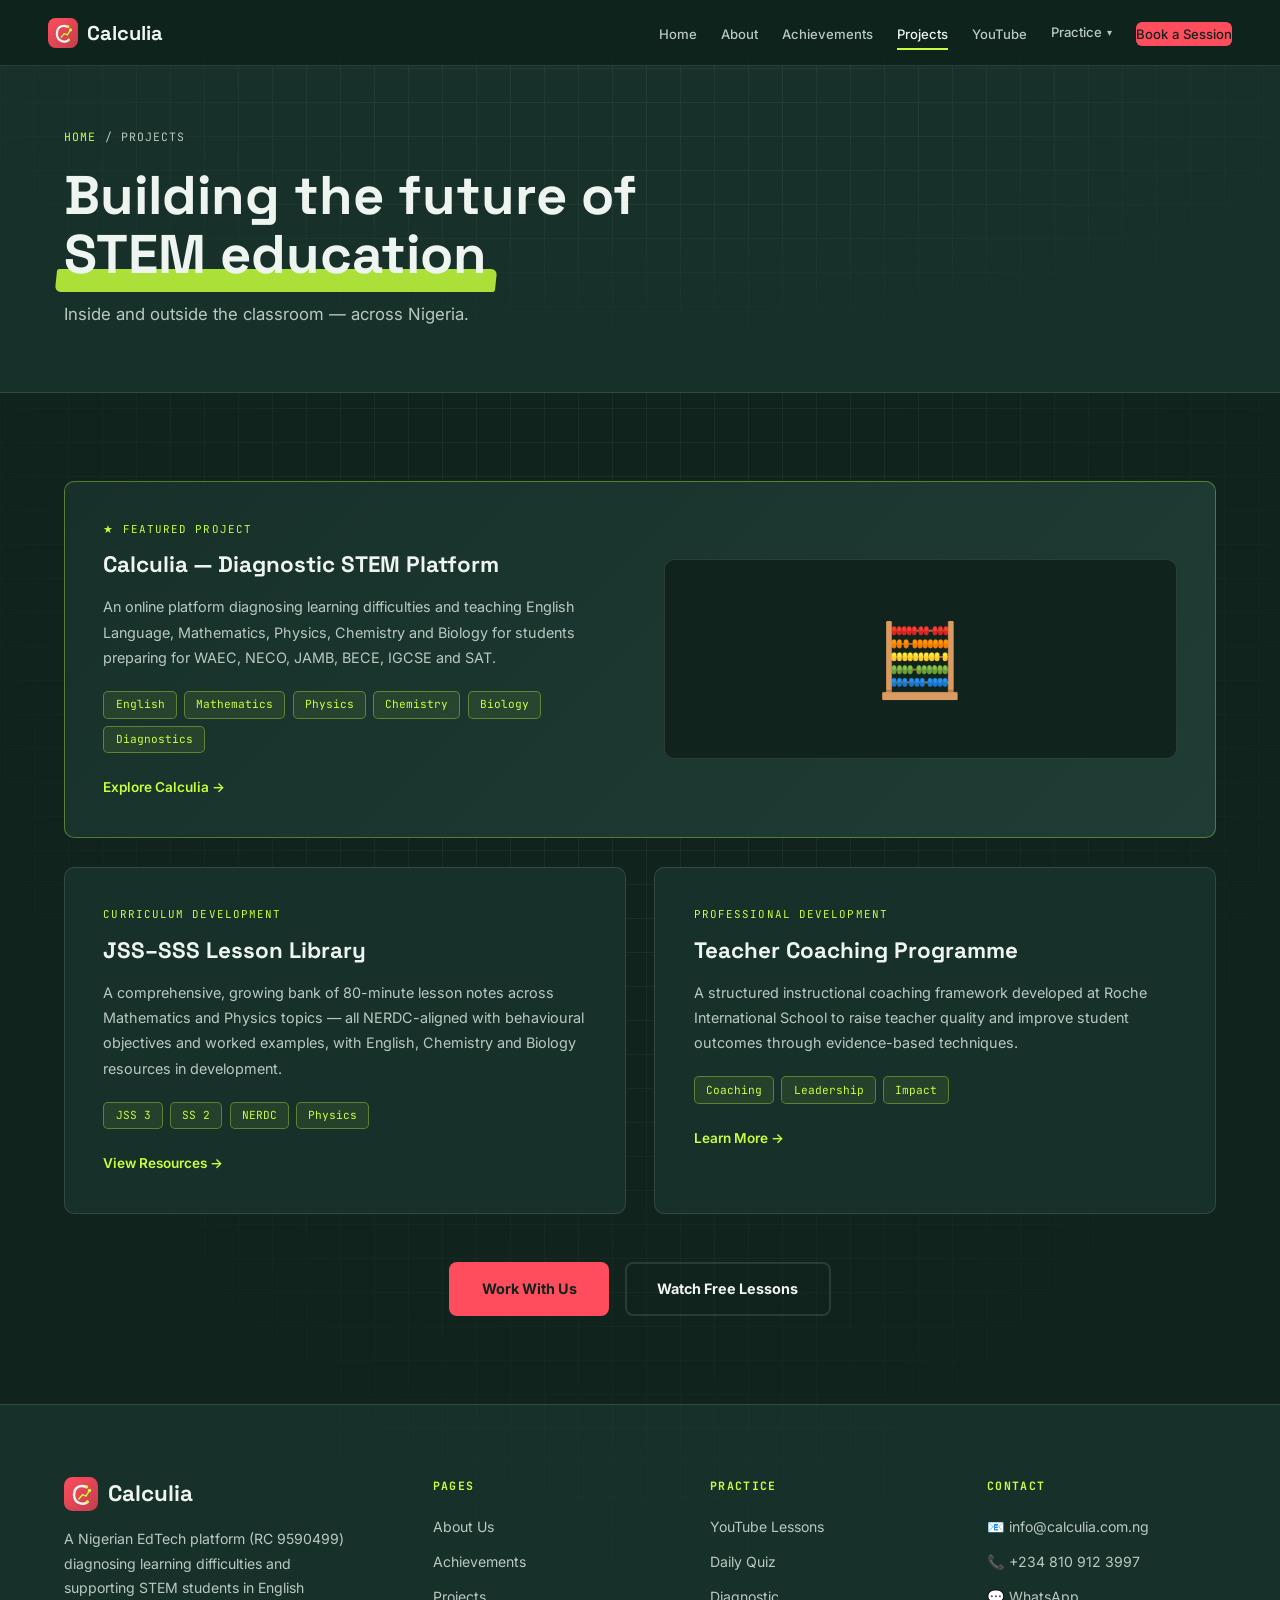
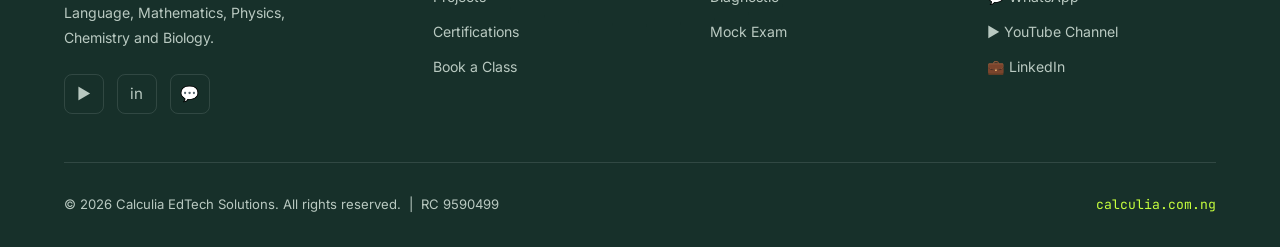
<file: projects.html>
<!DOCTYPE html>
<html lang="en">
<head>
<meta charset="UTF-8">
<meta name="viewport" content="width=device-width, initial-scale=1.0">
<title>Our Work | Calculia EdTech Solutions</title>
<link rel="icon" type="image/svg+xml" href="data:image/svg+xml,<svg xmlns='http://www.w3.org/2000/svg' viewBox='0 0 96 96'><rect width='96' height='96' rx='22' fill='%23FF4D5E'/><path d='M 62 28 C 50 22 34 26 30 40 C 26 54 30 68 40 72 C 50 78 62 76 66 70' fill='none' stroke='%23EEF4F0' stroke-width='7' stroke-linecap='round'/><path d='M 42 62 L 52 50 L 62 54 L 72 38' fill='none' stroke='%23C6FF3D' stroke-width='4' stroke-linecap='round' stroke-linejoin='round'/><circle cx='72' cy='38' r='5' fill='%23C6FF3D'/><circle cx='64' cy='28' r='4.5' fill='%23C6FF3D'/><circle cx='66' cy='70' r='4.5' fill='%23C6FF3D'/></svg>">
<meta name="description" content="Building the future of STEM education in Nigeria — the Calculia platform, our five-subject curriculum library, and teacher coaching programme.">
<link rel="canonical" href="https://calculiang.github.io/projects.html">
<link rel="stylesheet" href="style.css">
</head>
<body class="grid-bg">

<nav>
  <a href="index.html" class="nav-logo"><svg class="brand-mark" viewBox="0 0 96 96" width="30" height="30" xmlns="http://www.w3.org/2000/svg" aria-hidden="true">
      <defs><linearGradient id="navMark" x1="0%" y1="0%" x2="100%" y2="100%"><stop offset="0%" stop-color="#FF4D5E"/><stop offset="100%" stop-color="#C23E4B"/></linearGradient></defs>
      <rect width="96" height="96" rx="24" fill="url(#navMark)"/>
      <path d="M 62 28 C 50 22 34 26 30 40 C 26 54 30 68 40 72 C 50 78 62 76 66 70" fill="none" stroke="#EEF4F0" stroke-width="7" stroke-linecap="round"/>
      <path d="M 42 62 L 52 50 L 62 54 L 72 38" fill="none" stroke="#C6FF3D" stroke-width="4" stroke-linecap="round" stroke-linejoin="round"/>
      <circle cx="72" cy="38" r="5" fill="#C6FF3D"/><circle cx="64" cy="28" r="4.5" fill="#C6FF3D"/><circle cx="66" cy="70" r="4.5" fill="#C6FF3D"/>
    </svg>Calculia</a>
  <ul class="nav-links">
    <li><a href="index.html">Home</a></li>
    <li><a href="about.html">About</a></li>
    <li><a href="achievements.html">Achievements</a></li>
    <li><a href="projects.html">Projects</a></li>
    <li><a href="youtube.html">YouTube</a></li>
    <li class="nav-dropdown">
      <span>Practice</span>
      <div class="dropdown-menu">
        <a href="daily-quiz.html">🧠 Daily Quiz</a>
        <a href="diagnostic.html">💡 Diagnostic</a>
        <a href="mock.html">🎓 Mock Exam</a>
        <a href="certifications.html">📜 Certifications</a>
      </div>
    </li>
    <li><a href="booking.html" class="nav-cta">Book a Session</a></li>
  </ul>
  <button class="hamburger" id="hamburger" aria-label="Toggle menu"><span></span><span></span><span></span></button>
</nav>
<div class="mobile-menu" id="mobileMenu">
  <a href="index.html">Home</a>
  <a href="about.html">About</a>
  <a href="achievements.html">Achievements</a>
  <a href="certifications.html">Certifications</a>
  <a href="projects.html">Projects</a>
  <a href="youtube.html">YouTube</a>
  <span class="sub-label">Practice</span>
  <a href="daily-quiz.html">🧠 Daily Quiz</a>
  <a href="diagnostic.html">💡 Diagnostic</a>
  <a href="mock.html">🎓 Mock Exam</a>
  <a href="booking.html" class="btn btn-primary nav-cta">Book a Session</a>
</div>

<div class="page-banner grid-bg">
  <div class="page-banner-inner">
    <div class="breadcrumb"><a href="index.html">Home</a> / Projects</div>
    <h1>Building the future of <span class="mark-underline">STEM education</span></h1>
    <p>Inside and outside the classroom — across Nigeria.</p>
  </div>
</div>

<section>
  <div class="projects-grid">
    <div class="proj-card featured reveal">
      <div>
        <div class="proj-label">★ Featured Project</div>
        <div class="proj-title">Calculia — Diagnostic STEM Platform</div>
        <p class="proj-desc">An online platform diagnosing learning difficulties and teaching English Language, Mathematics, Physics, Chemistry and Biology for students preparing for WAEC, NECO, JAMB, BECE, IGCSE and SAT.</p>
        <div class="tags">
          <span class="tag">English</span><span class="tag">Mathematics</span><span class="tag">Physics</span>
          <span class="tag">Chemistry</span><span class="tag">Biology</span><span class="tag">Diagnostics</span>
        </div>
        <a href="index.html" class="proj-link" style="margin-top:1.5rem;display:inline-flex;">Explore Calculia →</a>
      </div>
      <div class="proj-visual">🧮</div>
    </div>

    <div class="proj-card reveal rd1">
      <div class="proj-label">Curriculum Development</div>
      <div class="proj-title">JSS–SSS Lesson Library</div>
      <p class="proj-desc">A comprehensive, growing bank of 80-minute lesson notes across Mathematics and Physics topics — all NERDC-aligned with behavioural objectives and worked examples, with English, Chemistry and Biology resources in development.</p>
      <div class="tags"><span class="tag">JSS 3</span><span class="tag">SS 2</span><span class="tag">NERDC</span><span class="tag">Physics</span></div>
      <a href="youtube.html" class="proj-link" style="margin-top:1.5rem;display:inline-flex;">View Resources →</a>
    </div>

    <div class="proj-card reveal rd2">
      <div class="proj-label">Professional Development</div>
      <div class="proj-title">Teacher Coaching Programme</div>
      <p class="proj-desc">A structured instructional coaching framework developed at Roche International School to raise teacher quality and improve student outcomes through evidence-based techniques.</p>
      <div class="tags"><span class="tag">Coaching</span><span class="tag">Leadership</span><span class="tag">Impact</span></div>
      <a href="about.html" class="proj-link" style="margin-top:1.5rem;display:inline-flex;">Learn More →</a>
    </div>
  </div>
  <div class="hero-actions reveal" style="margin-top:3rem;justify-content:center;">
    <a href="booking.html" class="btn btn-primary">Work With Us</a>
    <a href="youtube.html" class="btn btn-outline">Watch Free Lessons</a>
  </div>
</section>

<footer>
  <div class="footer-grid footer-grid-4">
    <div class="footer-brand">
      <a href="index.html" class="logo"><svg class="brand-mark" viewBox="0 0 96 96" width="34" height="34" xmlns="http://www.w3.org/2000/svg" aria-hidden="true">
        <defs><linearGradient id="footMark" x1="0%" y1="0%" x2="100%" y2="100%"><stop offset="0%" stop-color="#FF4D5E"/><stop offset="100%" stop-color="#C23E4B"/></linearGradient></defs>
        <rect width="96" height="96" rx="24" fill="url(#footMark)"/>
        <path d="M 62 28 C 50 22 34 26 30 40 C 26 54 30 68 40 72 C 50 78 62 76 66 70" fill="none" stroke="#EEF4F0" stroke-width="7" stroke-linecap="round"/>
        <path d="M 42 62 L 52 50 L 62 54 L 72 38" fill="none" stroke="#C6FF3D" stroke-width="4" stroke-linecap="round" stroke-linejoin="round"/>
        <circle cx="72" cy="38" r="5" fill="#C6FF3D"/><circle cx="64" cy="28" r="4.5" fill="#C6FF3D"/><circle cx="66" cy="70" r="4.5" fill="#C6FF3D"/>
      </svg>Calculia</a>
      <p>A Nigerian EdTech platform (RC 9590499) diagnosing learning difficulties and supporting STEM students in English Language, Mathematics, Physics, Chemistry and Biology.</p>
      <div class="social-links">
        <a class="social-link" href="https://www.youtube.com/channel/UCdj-SJ9aTm0fqCdhB6cHcyw" aria-label="YouTube" target="_blank" rel="noopener">▶</a>
        <a class="social-link" href="https://www.linkedin.com/company/calculia" aria-label="LinkedIn" target="_blank" rel="noopener">in</a>
        <a class="social-link" href="https://wa.me/2348109123997" aria-label="WhatsApp" target="_blank" rel="noopener">💬</a>
      </div>
    </div>
    <div class="footer-col">
      <h4>Pages</h4>
      <ul>
        <li><a href="about.html">About Us</a></li>
        <li><a href="achievements.html">Achievements</a></li>
        <li><a href="projects.html">Projects</a></li>
        <li><a href="certifications.html">Certifications</a></li>
        <li><a href="booking.html">Book a Class</a></li>
      </ul>
    </div>
    <div class="footer-col">
      <h4>Practice</h4>
      <ul>
        <li><a href="youtube.html">YouTube Lessons</a></li>
        <li><a href="daily-quiz.html">Daily Quiz</a></li>
        <li><a href="diagnostic.html">Diagnostic</a></li>
        <li><a href="mock.html">Mock Exam</a></li>
      </ul>
    </div>
    <div class="footer-col">
      <h4>Contact</h4>
      <ul>
        <li><a href="mailto:info@calculia.com.ng">📧 info@calculia.com.ng</a></li>
        <li><a href="tel:+2348109123997">📞 +234 810 912 3997</a></li>
        <li><a href="https://wa.me/2348109123997" target="_blank" rel="noopener">💬 WhatsApp</a></li>
        <li><a href="https://www.youtube.com/channel/UCdj-SJ9aTm0fqCdhB6cHcyw" target="_blank" rel="noopener">▶ YouTube Channel</a></li>
        <li><a href="https://www.linkedin.com/in/opeoluwajamiu" target="_blank" rel="noopener">💼 LinkedIn</a></li>
      </ul>
    </div>
  </div>
  <div class="footer-bottom">
    <p>&copy; 2026 Calculia EdTech Solutions. All rights reserved. &nbsp;|&nbsp; RC 9590499</p>
    <span>calculia.com.ng</span>
  </div>
</footer>

<button id="scrollTop" aria-label="Scroll to top">↑</button>
<script src="script.js"></script>
</body>
</html>
</file>
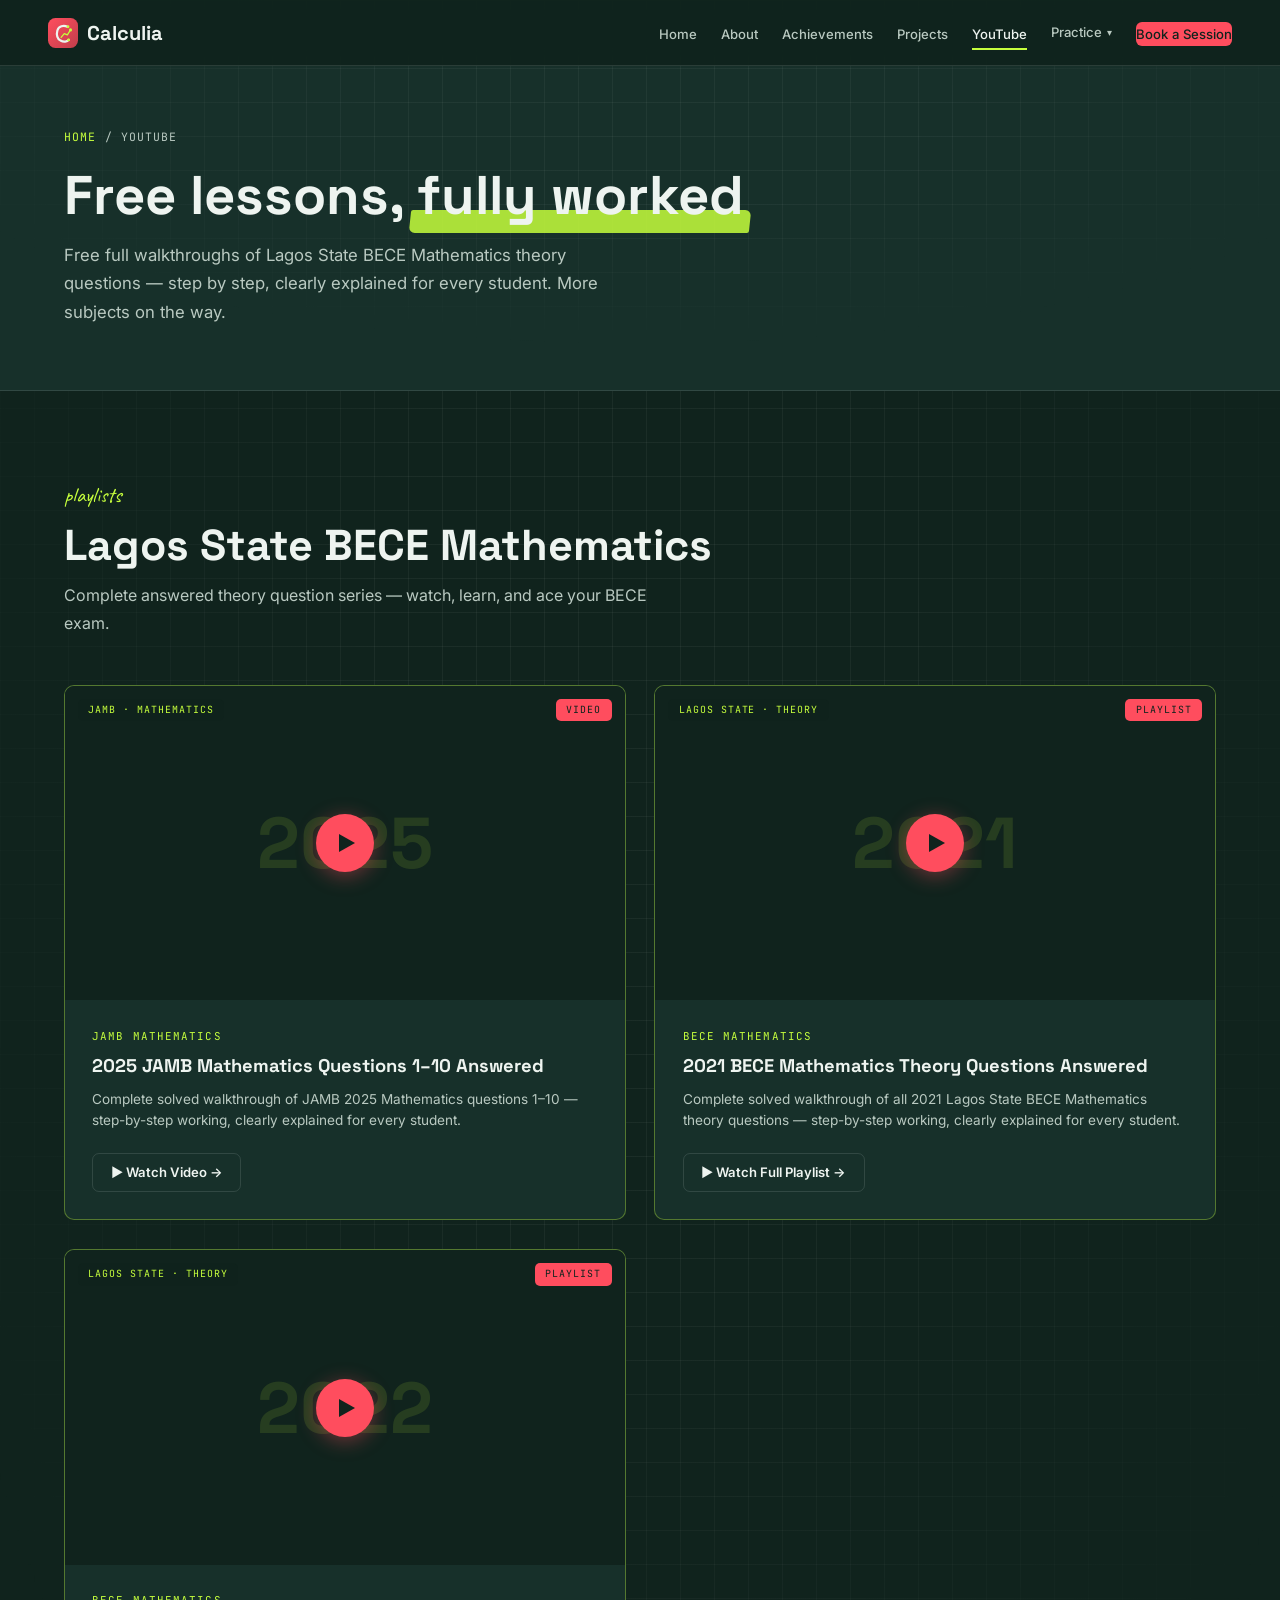
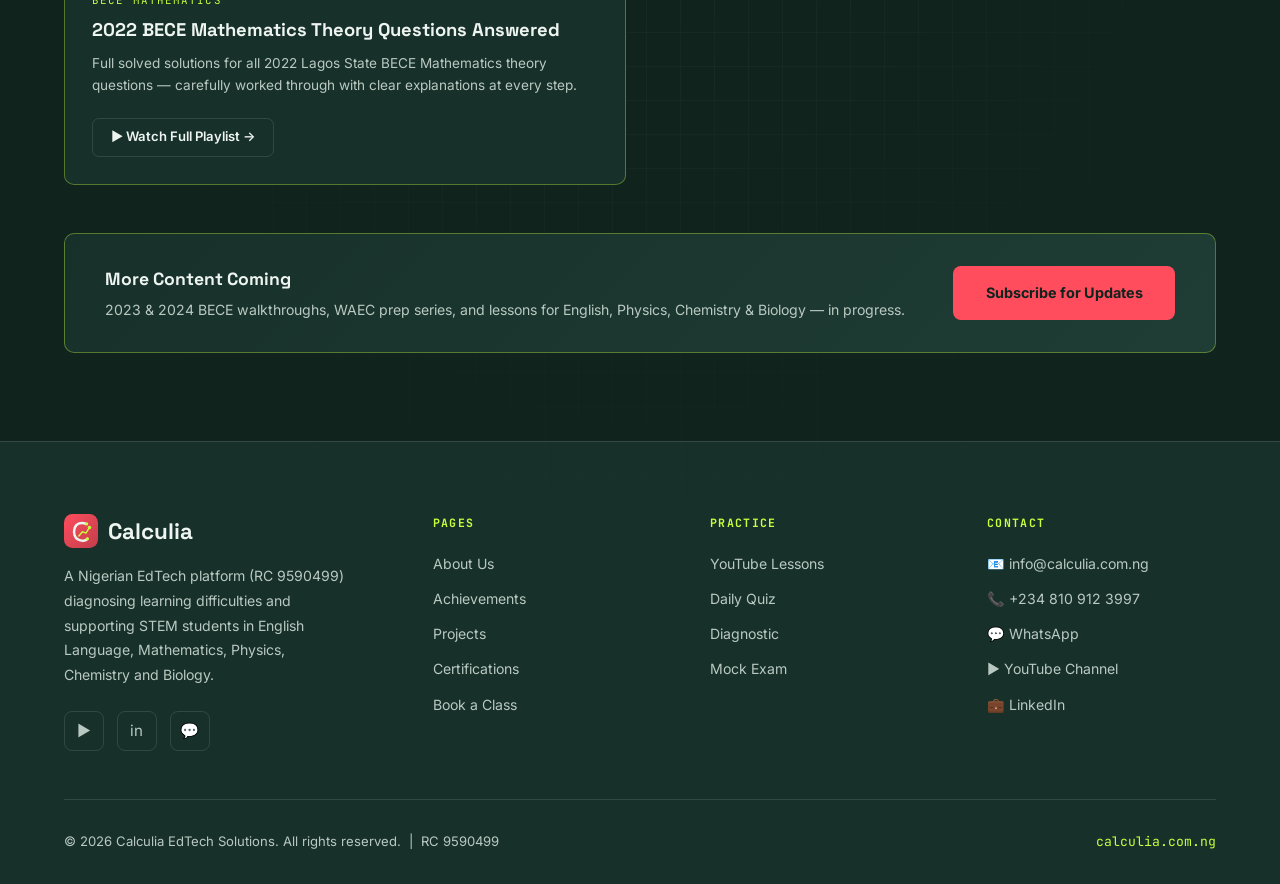
<file: youtube.html>
<!DOCTYPE html>
<html lang="en">
<head>
<meta charset="UTF-8">
<meta name="viewport" content="width=device-width, initial-scale=1.0">
<title>YouTube Lessons | Calculia EdTech Solutions</title>
<link rel="icon" type="image/svg+xml" href="data:image/svg+xml,<svg xmlns='http://www.w3.org/2000/svg' viewBox='0 0 96 96'><rect width='96' height='96' rx='22' fill='%23FF4D5E'/><path d='M 62 28 C 50 22 34 26 30 40 C 26 54 30 68 40 72 C 50 78 62 76 66 70' fill='none' stroke='%23EEF4F0' stroke-width='7' stroke-linecap='round'/><path d='M 42 62 L 52 50 L 62 54 L 72 38' fill='none' stroke='%23C6FF3D' stroke-width='4' stroke-linecap='round' stroke-linejoin='round'/><circle cx='72' cy='38' r='5' fill='%23C6FF3D'/><circle cx='64' cy='28' r='4.5' fill='%23C6FF3D'/><circle cx='66' cy='70' r='4.5' fill='%23C6FF3D'/></svg>">
<meta name="description" content="Free full walkthroughs of Lagos State BECE Mathematics theory questions — step by step, clearly explained for every student.">
<link rel="canonical" href="https://calculiang.github.io/youtube.html">
<link rel="stylesheet" href="style.css">
</head>
<body class="grid-bg">

<nav>
  <a href="index.html" class="nav-logo"><svg class="brand-mark" viewBox="0 0 96 96" width="30" height="30" xmlns="http://www.w3.org/2000/svg" aria-hidden="true">
      <defs><linearGradient id="navMark" x1="0%" y1="0%" x2="100%" y2="100%"><stop offset="0%" stop-color="#FF4D5E"/><stop offset="100%" stop-color="#C23E4B"/></linearGradient></defs>
      <rect width="96" height="96" rx="24" fill="url(#navMark)"/>
      <path d="M 62 28 C 50 22 34 26 30 40 C 26 54 30 68 40 72 C 50 78 62 76 66 70" fill="none" stroke="#EEF4F0" stroke-width="7" stroke-linecap="round"/>
      <path d="M 42 62 L 52 50 L 62 54 L 72 38" fill="none" stroke="#C6FF3D" stroke-width="4" stroke-linecap="round" stroke-linejoin="round"/>
      <circle cx="72" cy="38" r="5" fill="#C6FF3D"/><circle cx="64" cy="28" r="4.5" fill="#C6FF3D"/><circle cx="66" cy="70" r="4.5" fill="#C6FF3D"/>
    </svg>Calculia</a>
  <ul class="nav-links">
    <li><a href="index.html">Home</a></li>
    <li><a href="about.html">About</a></li>
    <li><a href="achievements.html">Achievements</a></li>
    <li><a href="projects.html">Projects</a></li>
    <li><a href="youtube.html">YouTube</a></li>
    <li class="nav-dropdown">
      <span>Practice</span>
      <div class="dropdown-menu">
        <a href="daily-quiz.html">🧠 Daily Quiz</a>
        <a href="diagnostic.html">💡 Diagnostic</a>
        <a href="mock.html">🎓 Mock Exam</a>
        <a href="certifications.html">📜 Certifications</a>
      </div>
    </li>
    <li><a href="booking.html" class="nav-cta">Book a Session</a></li>
  </ul>
  <button class="hamburger" id="hamburger" aria-label="Toggle menu"><span></span><span></span><span></span></button>
</nav>
<div class="mobile-menu" id="mobileMenu">
  <a href="index.html">Home</a>
  <a href="about.html">About</a>
  <a href="achievements.html">Achievements</a>
  <a href="certifications.html">Certifications</a>
  <a href="projects.html">Projects</a>
  <a href="youtube.html">YouTube</a>
  <span class="sub-label">Practice</span>
  <a href="daily-quiz.html">🧠 Daily Quiz</a>
  <a href="diagnostic.html">💡 Diagnostic</a>
  <a href="mock.html">🎓 Mock Exam</a>
  <a href="booking.html" class="btn btn-primary nav-cta">Book a Session</a>
</div>

<div class="page-banner grid-bg">
  <div class="page-banner-inner">
    <div class="breadcrumb"><a href="index.html">Home</a> / YouTube</div>
    <h1>Free lessons, <span class="mark-underline">fully worked</span></h1>
    <p>Free full walkthroughs of Lagos State BECE Mathematics theory questions — step by step, clearly explained for every student. More subjects on the way.</p>
  </div>
</div>

<section>
  <span class="eyebrow reveal">playlists</span>
  <h2 class="reveal">Lagos State BECE Mathematics</h2>
  <p class="section-sub reveal">Complete answered theory question series — watch, learn, and ace your BECE exam.</p>

  <div class="yt-playlist-grid">
    <a class="yt-playlist-card reveal" href="https://youtu.be/2C6jW--gDbo?si=RBtb2xC5auYEgw4n" target="_blank" rel="noopener">
      <div class="yt-thumb-wrap">
        <span class="yt-badge yt-badge-subject">JAMB · Mathematics</span>
        <span class="yt-badge yt-badge-type">Video</span>
        <span class="yt-year-bg">2025</span>
        <div class="yt-play-btn"><div class="yt-play-icon"></div></div>
      </div>
      <div class="yt-card-body">
        <div class="yt-card-label">JAMB Mathematics</div>
        <div class="yt-card-title">2025 JAMB Mathematics Questions 1&ndash;10 Answered</div>
        <p class="yt-card-desc">Complete solved walkthrough of JAMB 2025 Mathematics questions 1&ndash;10 — step-by-step working, clearly explained for every student.</p>
        <span class="yt-watch-btn">▶ Watch Video →</span>
      </div>
    </a>
    <a class="yt-playlist-card reveal" href="https://www.youtube.com/playlist?list=PLl_OtIV-V5aeBW5G2KGbJ-_zzmT4phzol" target="_blank" rel="noopener">
      <div class="yt-thumb-wrap">
        <span class="yt-badge yt-badge-subject">Lagos State · Theory</span>
        <span class="yt-badge yt-badge-type">Playlist</span>
        <span class="yt-year-bg">2021</span>
        <div class="yt-play-btn"><div class="yt-play-icon"></div></div>
      </div>
      <div class="yt-card-body">
        <div class="yt-card-label">BECE Mathematics</div>
        <div class="yt-card-title">2021 BECE Mathematics Theory Questions Answered</div>
        <p class="yt-card-desc">Complete solved walkthrough of all 2021 Lagos State BECE Mathematics theory questions — step-by-step working, clearly explained for every student.</p>
        <span class="yt-watch-btn">▶ Watch Full Playlist →</span>
      </div>
    </a>
    <a class="yt-playlist-card reveal rd1" href="https://www.youtube.com/playlist?list=PLl_OtIV-V5afMQ8C4Ck27aQdd04ZuYw1_" target="_blank" rel="noopener">
      <div class="yt-thumb-wrap">
        <span class="yt-badge yt-badge-subject">Lagos State · Theory</span>
        <span class="yt-badge yt-badge-type">Playlist</span>
        <span class="yt-year-bg">2022</span>
        <div class="yt-play-btn"><div class="yt-play-icon"></div></div>
      </div>
      <div class="yt-card-body">
        <div class="yt-card-label">BECE Mathematics</div>
        <div class="yt-card-title">2022 BECE Mathematics Theory Questions Answered</div>
        <p class="yt-card-desc">Full solved solutions for all 2022 Lagos State BECE Mathematics theory questions — carefully worked through with clear explanations at every step.</p>
        <span class="yt-watch-btn">▶ Watch Full Playlist →</span>
      </div>
    </a>
  </div>

  <div class="yt-coming-soon reveal">
    <div>
      <div class="proj-title" style="font-size:1.1rem;margin-bottom:.4rem;">More Content Coming</div>
      <p style="color:var(--chalk-dim);font-size:.88rem;">2023 &amp; 2024 BECE walkthroughs, WAEC prep series, and lessons for English, Physics, Chemistry &amp; Biology — in progress.</p>
    </div>
    <a href="https://www.youtube.com/channel/UCdj-SJ9aTm0fqCdhB6cHcyw" target="_blank" rel="noopener" class="btn btn-primary">Subscribe for Updates</a>
  </div>
</section>

<footer>
  <div class="footer-grid footer-grid-4">
    <div class="footer-brand">
      <a href="index.html" class="logo"><svg class="brand-mark" viewBox="0 0 96 96" width="34" height="34" xmlns="http://www.w3.org/2000/svg" aria-hidden="true">
        <defs><linearGradient id="footMark" x1="0%" y1="0%" x2="100%" y2="100%"><stop offset="0%" stop-color="#FF4D5E"/><stop offset="100%" stop-color="#C23E4B"/></linearGradient></defs>
        <rect width="96" height="96" rx="24" fill="url(#footMark)"/>
        <path d="M 62 28 C 50 22 34 26 30 40 C 26 54 30 68 40 72 C 50 78 62 76 66 70" fill="none" stroke="#EEF4F0" stroke-width="7" stroke-linecap="round"/>
        <path d="M 42 62 L 52 50 L 62 54 L 72 38" fill="none" stroke="#C6FF3D" stroke-width="4" stroke-linecap="round" stroke-linejoin="round"/>
        <circle cx="72" cy="38" r="5" fill="#C6FF3D"/><circle cx="64" cy="28" r="4.5" fill="#C6FF3D"/><circle cx="66" cy="70" r="4.5" fill="#C6FF3D"/>
      </svg>Calculia</a>
      <p>A Nigerian EdTech platform (RC 9590499) diagnosing learning difficulties and supporting STEM students in English Language, Mathematics, Physics, Chemistry and Biology.</p>
      <div class="social-links">
        <a class="social-link" href="https://www.youtube.com/channel/UCdj-SJ9aTm0fqCdhB6cHcyw" aria-label="YouTube" target="_blank" rel="noopener">▶</a>
        <a class="social-link" href="https://www.linkedin.com/in/opeoluwajamiu" aria-label="LinkedIn" target="_blank" rel="noopener">in</a>
        <a class="social-link" href="https://wa.me/2348109123997" aria-label="WhatsApp" target="_blank" rel="noopener">💬</a>
      </div>
    </div>
    <div class="footer-col">
      <h4>Pages</h4>
      <ul>
        <li><a href="about.html">About Us</a></li>
        <li><a href="achievements.html">Achievements</a></li>
        <li><a href="projects.html">Projects</a></li>
        <li><a href="certifications.html">Certifications</a></li>
        <li><a href="booking.html">Book a Class</a></li>
      </ul>
    </div>
    <div class="footer-col">
      <h4>Practice</h4>
      <ul>
        <li><a href="youtube.html">YouTube Lessons</a></li>
        <li><a href="daily-quiz.html">Daily Quiz</a></li>
        <li><a href="diagnostic.html">Diagnostic</a></li>
        <li><a href="mock.html">Mock Exam</a></li>
      </ul>
    </div>
    <div class="footer-col">
      <h4>Contact</h4>
      <ul>
        <li><a href="mailto:info@calculia.com.ng">📧 info@calculia.com.ng</a></li>
        <li><a href="tel:+2348109123997">📞 +234 810 912 3997</a></li>
        <li><a href="https://wa.me/2348109123997" target="_blank" rel="noopener">💬 WhatsApp</a></li>
        <li><a href="https://www.youtube.com/channel/UCdj-SJ9aTm0fqCdhB6cHcyw" target="_blank" rel="noopener">▶ YouTube Channel</a></li>
        <li><a href="https://www.linkedin.com/company/calculia" target="_blank" rel="noopener">💼 LinkedIn</a></li>
      </ul>
    </div>
  </div>
  <div class="footer-bottom">
    <p>&copy; 2026 Calculia EdTech Solutions. All rights reserved. &nbsp;|&nbsp; RC 9590499</p>
    <span>calculia.com.ng</span>
  </div>
</footer>

<button id="scrollTop" aria-label="Scroll to top">↑</button>
<script src="script.js"></script>
</body>
</html>
</file>
<file: style.css>
/* ═══════════════════════════════════════════════════════════
   CALCULIA — "The Marked Script" Design System
   A site that looks like a graded exam script: chalkboard base,
   graph-paper texture, hand-marked annotations in red pen and
   highlighter. Edit tokens below and it cascades everywhere.
═══════════════════════════════════════════════════════════ */
@import url('https://fonts.googleapis.com/css2?family=Space+Grotesk:wght@400;500;600;700&family=Inter:wght@400;500;600;700&family=Caveat:wght@500;600;700&family=JetBrains+Mono:wght@400;500&display=swap');

:root {
  /* — color — */
  --blackboard:      #10231D;
  --blackboard-mid:  #17302A;
  --blackboard-high: #1F3D35;
  --chalk:           #EEF4F0;
  --chalk-dim:       #B9C9C1;
  --coral:           #FF4D5E;
  --coral-dim:       #7A3038;
  --lime:            #C6FF3D;
  --blue:            #4C7DFF;
  --gold:            #FFB627;
  --border:          rgba(238,244,240,0.12);
  --border-lime:     rgba(198,255,61,0.35);

  /* — type — */
  --f-display: 'Space Grotesk', sans-serif;
  --f-body:    'Inter', sans-serif;
  --f-mark:    'Caveat', cursive;
  --f-mono:    'JetBrains Mono', monospace;

  --radius: 10px;
  --transition: .25s ease;
}

/* ── RESET ── */
*, *::before, *::after { margin:0; padding:0; box-sizing:border-box; }
html { scroll-behavior:smooth; }
@media (prefers-reduced-motion: reduce) {
  html { scroll-behavior:auto; }
  *, *::before, *::after { animation-duration:0.01ms !important; animation-iteration-count:1 !important; transition-duration:0.01ms !important; }
}
body { font-family:var(--f-body); background:var(--blackboard); color:var(--chalk); overflow-x:hidden; line-height:1.5; }
a { cursor:pointer; text-decoration:none; color:inherit; }
img { max-width:100%; display:block; }
ul { list-style:none; }
button { font:inherit; cursor:pointer; }
:focus-visible { outline:2px solid var(--lime); outline-offset:3px; }

/* ── GRAPH-PAPER TEXTURE ── */
.grid-bg { position:relative; }
.grid-bg::before {
  content:''; position:absolute; inset:0; pointer-events:none; z-index:0;
  background-image:
    linear-gradient(rgba(238,244,240,.05) 1px, transparent 1px),
    linear-gradient(90deg, rgba(238,244,240,.05) 1px, transparent 1px);
  background-size:34px 34px;
  mask-image:radial-gradient(ellipse 70% 70% at 50% 30%, black 30%, transparent 85%);
}

/* ── NAV ── */
nav {
  position:fixed; top:0; left:0; right:0; z-index:100;
  padding:1.1rem 3rem;
  display:flex; justify-content:space-between; align-items:center;
  background:rgba(16,35,29,.92);
  backdrop-filter:blur(10px);
  border-bottom:1px solid var(--border);
}
.nav-logo { font-family:var(--f-display); font-size:1.25rem; font-weight:700; color:var(--chalk); display:flex; align-items:center; gap:.55rem; }
.nav-logo .brand-mark { flex-shrink:0; display:block; }
.nav-links { display:flex; gap:1.5rem; list-style:none; align-items:center; }
.nav-links a { color:var(--chalk-dim); font-size:.82rem; font-weight:500; transition:color var(--transition); padding:.25rem 0; position:relative; }
.nav-links a::after { content:''; position:absolute; left:0; bottom:-4px; width:0; height:2px; background:var(--lime); transition:width var(--transition); }
.nav-links a:hover, .nav-links a.active { color:var(--chalk); }
.nav-links a:hover::after, .nav-links a.active::after { width:100%; }

/* Practice dropdown (Daily Quiz / Diagnostic / Mock Exam) */
.nav-dropdown { position:relative; }
.nav-dropdown > span { color:var(--chalk-dim); font-size:.82rem; font-weight:500; cursor:pointer; display:flex; align-items:center; gap:.3rem; padding:.25rem 0; transition:color var(--transition); }
.nav-dropdown > span::after { content:'▾'; font-size:.65rem; transition:transform var(--transition); }
.nav-dropdown:hover > span { color:var(--chalk); }
.nav-dropdown:hover > span::after { transform:rotate(180deg); }
.dropdown-menu { position:absolute; top:100%; left:50%; transform:translateX(-50%) translateY(8px); background:var(--blackboard-mid); border:1px solid var(--border); border-radius:10px; padding:.5rem; min-width:170px; opacity:0; pointer-events:none; transition:opacity var(--transition), transform var(--transition); box-shadow:0 20px 45px rgba(0,0,0,.45); }
.nav-dropdown:hover .dropdown-menu { opacity:1; pointer-events:auto; transform:translateX(-50%) translateY(4px); }
.dropdown-menu a { display:block; padding:.6rem .8rem; font-size:.8rem; color:var(--chalk-dim); border-radius:6px; transition:background var(--transition), color var(--transition); }
.dropdown-menu a::after { display:none; }
.dropdown-menu a:hover { background:rgba(198,255,61,.08); color:var(--lime); }
.mobile-menu .sub-label { font-family:var(--f-mono); font-size:.68rem; color:var(--lime); letter-spacing:.1em; text-transform:uppercase; padding-top:1rem; }
.nav-cta { padding:.55rem 1.3rem; background:var(--coral); border:none; color:var(--blackboard) !important; font-weight:700; font-size:.82rem; border-radius:6px; transition:all var(--transition); }
.nav-cta::after { display:none; }
.nav-cta:hover { background:var(--lime); transform:translateY(-2px); }
.hamburger { display:none; flex-direction:column; gap:5px; cursor:pointer; background:none; border:none; }
.hamburger span { display:block; width:24px; height:2px; background:var(--chalk); transition:all .3s; }
.mobile-menu { position:fixed; inset:0; top:64px; background:var(--blackboard); z-index:99; display:none; flex-direction:column; padding:2rem; gap:0; border-top:1px solid var(--border); }
.mobile-menu.open { display:flex; }
.mobile-menu a { padding:1rem 0; border-bottom:1px solid var(--border); color:var(--chalk); font-size:1.05rem; font-weight:500; }
.mobile-menu .nav-cta { text-align:center; margin-top:1.5rem; }

/* ── PAGE BANNER (inner pages) ── */
.page-banner { padding:8rem 4rem 4rem; background:var(--blackboard-mid); border-bottom:1px solid var(--border); position:relative; overflow:hidden; }
.page-banner-inner { position:relative; z-index:1; max-width:720px; }
.breadcrumb { display:flex; align-items:center; gap:.6rem; font-family:var(--f-mono); font-size:.72rem; color:var(--chalk-dim); text-transform:uppercase; letter-spacing:.08em; margin-bottom:1.3rem; }
.breadcrumb a { color:var(--lime); }
.page-banner h1 { font-family:var(--f-display); font-size:clamp(2.2rem,4.5vw,3.4rem); font-weight:700; color:var(--chalk); line-height:1.08; margin-bottom:1rem; }
.page-banner p { font-size:1.05rem; color:var(--chalk-dim); line-height:1.7; max-width:580px; }

/* ── SECTIONS SHARED ── */
section { position:relative; padding:5.5rem 4rem; }
.eyebrow { display:inline-flex; align-items:center; gap:.6rem; font-family:var(--f-mark); font-size:1.35rem; color:var(--lime); margin-bottom:.6rem; transform:rotate(-1.5deg); }
h2 { font-family:var(--f-display); font-size:clamp(1.9rem,3.5vw,2.7rem); font-weight:700; color:var(--chalk); margin-bottom:.6rem; line-height:1.15; }
.section-sub { color:var(--chalk-dim); font-size:1rem; max-width:620px; line-height:1.75; margin-bottom:3rem; }

/* ── HAND-MARKED ANNOTATIONS (signature element) ──
   Visible by default (no JS dependency for content to appear).
   When script.js confirms it's running, it adds .reveal-ready to <body>,
   which lets these start hidden and animate in via .marked / .visible. */
.mark-underline { position:relative; white-space:nowrap; }
.mark-underline::after {
  content:''; position:absolute; left:-2%; right:-2%; bottom:-.05em; height:.42em;
  background:var(--lime); opacity:.85; z-index:-1; border-radius:2px 6px 2px 6px;
  transform:skewX(-6deg) scaleX(1); transform-origin:left; transition:transform .6s ease .2s;
}
body.reveal-ready .mark-underline:not(.marked)::after { transform:skewX(-6deg) scaleX(0); }
.mark-underline.marked::after, .reveal.visible .mark-underline::after { transform:skewX(-6deg) scaleX(1); }

.mark-circle { position:relative; display:inline-block; }
.mark-circle svg { position:absolute; left:-14%; top:-22%; width:128%; height:150%; overflow:visible; pointer-events:none; }
.mark-circle svg path { fill:none; stroke:var(--coral); stroke-width:3; stroke-linecap:round; stroke-dasharray:340; stroke-dashoffset:0; transition:stroke-dashoffset 1s ease .3s; }
body.reveal-ready .mark-circle:not(.marked) svg path { stroke-dashoffset:340; }
.mark-circle.marked svg path, .reveal.visible .mark-circle svg path { stroke-dashoffset:0; }

.pen-note { font-family:var(--f-mark); color:var(--coral); font-size:1.15rem; transform:rotate(-2deg); display:inline-block; }
.tick { color:var(--lime); font-weight:700; }

/* ── BUTTONS ── */
.btn { display:inline-flex; align-items:center; gap:.5rem; padding:.9rem 1.9rem; font-family:var(--f-body); font-size:.9rem; font-weight:700; border-radius:8px; transition:all var(--transition); border:2px solid transparent; }
.btn-primary { background:var(--coral); color:var(--blackboard); }
.btn-primary:hover { background:var(--lime); transform:translateY(-3px) rotate(-.5deg); box-shadow:0 12px 30px rgba(198,255,61,.25); }
.btn-outline { background:transparent; color:var(--chalk); border-color:var(--border); }
.btn-outline:hover { border-color:var(--lime); color:var(--lime); transform:translateY(-3px); }

/* ── CARDS ── */
.card { background:var(--blackboard-mid); border:1px solid var(--border); border-radius:var(--radius); }
.card:hover { border-color:var(--border-lime); }

/* ── TAGS ── */
.tags { display:flex; flex-wrap:wrap; gap:.45rem; margin-top:.8rem; }
.tag { padding:.28rem .7rem; background:rgba(198,255,61,.08); border:1px solid var(--border-lime); border-radius:5px; font-size:.7rem; color:var(--lime); font-family:var(--f-mono); }

/* ── REVEAL ANIMATIONS ──
   IMPORTANT: content must never depend on JS to be visible. Default state
   is fully visible; body.reveal-ready (added by script.js on load) is what
   opts elements into the hidden-then-fade-in treatment. If script.js ever
   fails to load or run, .reveal content simply has no entrance animation
   instead of being permanently invisible. */
.reveal { opacity:1; transform:none; }
body.reveal-ready .reveal:not(.visible) { opacity:0; transform:translateY(26px); transition:opacity .7s ease, transform .7s ease; }
.reveal.visible { opacity:1; transform:none; }
.rd1 { transition-delay:.1s; } .rd2 { transition-delay:.2s; } .rd3 { transition-delay:.3s; }

/* ── FOOTER ── */
footer { background:var(--blackboard-mid); border-top:1px solid var(--border); padding:4.5rem 4rem 2rem; }
.footer-grid { display:grid; grid-template-columns:1.5fr 1fr 1fr; gap:4rem; margin-bottom:3rem; }
.footer-grid-4 { grid-template-columns:1.4fr 1fr 1fr 1fr; gap:3rem; }
.footer-brand .logo { font-family:var(--f-display); font-size:1.4rem; font-weight:700; color:var(--chalk); margin-bottom:1rem; display:flex; align-items:center; gap:.6rem; }
.footer-brand .logo .brand-mark { flex-shrink:0; display:block; }
.footer-brand p { font-size:.88rem; color:var(--chalk-dim); line-height:1.75; max-width:280px; }
.footer-col h4 { font-family:var(--f-mono); font-size:.72rem; color:var(--lime); letter-spacing:.12em; text-transform:uppercase; margin-bottom:1.2rem; }
.footer-col ul { display:flex; flex-direction:column; gap:.7rem; }
.footer-col ul a { font-size:.88rem; color:var(--chalk-dim); transition:color var(--transition); }
.footer-col ul a:hover { color:var(--lime); }
.social-links { display:flex; gap:.8rem; margin-top:1.5rem; }
.social-link { width:40px; height:40px; border:1px solid var(--border); border-radius:8px; display:flex; align-items:center; justify-content:center; color:var(--chalk-dim); font-size:.95rem; transition:all var(--transition); }
.social-link:hover { border-color:var(--lime); color:var(--lime); transform:translateY(-2px); }
.footer-bottom { padding-top:2rem; border-top:1px solid var(--border); display:flex; justify-content:space-between; align-items:center; flex-wrap:wrap; gap:1rem; }
.footer-bottom p { font-size:.82rem; color:var(--chalk-dim); }
.footer-bottom span { font-size:.82rem; color:var(--lime); font-family:var(--f-mono); }

/* ── SCROLL TO TOP ── */
#scrollTop { position:fixed; bottom:2rem; right:2rem; width:46px; height:46px; background:var(--coral); color:var(--blackboard); border:none; border-radius:8px; font-size:1.2rem; font-weight:700; cursor:pointer; opacity:0; transition:opacity .3s, background .3s; z-index:200; display:flex; align-items:center; justify-content:center; pointer-events:none; }
#scrollTop.show { opacity:1; pointer-events:auto; }
#scrollTop:hover { background:var(--lime); }

/* ── HERO (home) ── */
#hero { min-height:100vh; display:grid; grid-template-columns:1.05fr .95fr; align-items:center; padding:9rem 4rem 4rem; position:relative; overflow:hidden; gap:4rem; }
.hero-left { position:relative; z-index:1; }
.hero-tag { display:inline-flex; align-items:center; gap:.6rem; padding:.45rem 1rem; border:1px solid var(--border-lime); border-radius:20px; font-size:.75rem; font-family:var(--f-mono); color:var(--lime); text-transform:uppercase; letter-spacing:.1em; margin-bottom:2rem; animation:fadeUp .7s .2s ease both; }
.hero-tag .pulse { width:6px; height:6px; border-radius:50%; background:var(--lime); animation:pulse 1.6s infinite; }
.hero-h1 { font-family:var(--f-display); font-size:clamp(2.6rem,5.2vw,4.4rem); font-weight:700; line-height:1.08; color:var(--chalk); margin-bottom:1.2rem; animation:fadeUp .8s .35s ease both; }
.hero-h1 .accent { color:var(--coral); }
.hero-desc { font-size:1.05rem; line-height:1.8; color:var(--chalk-dim); max-width:520px; margin-bottom:2.5rem; animation:fadeUp .8s .55s ease both; }
.hero-desc strong { color:var(--chalk); }
.hero-actions { display:flex; gap:1rem; flex-wrap:wrap; animation:fadeUp .8s .75s ease both; }
.hero-right { position:relative; z-index:1; display:flex; justify-content:center; align-items:center; animation:fadeIn 1s .6s ease both; }
.script-card { width:320px; background:var(--chalk); border-radius:14px; padding:1.8rem; transform:rotate(3deg); box-shadow:0 40px 90px rgba(0,0,0,.45); position:relative; }
.script-card::before { content:'WAEC · MATHEMATICS'; position:absolute; top:-14px; left:1.6rem; background:var(--coral); color:var(--blackboard); font-family:var(--f-mono); font-size:.62rem; padding:.3rem .7rem; border-radius:5px; letter-spacing:.08em; }
.script-card .q { color:var(--blackboard-mid); font-size:.85rem; font-weight:600; margin-bottom:1rem; }
.script-card .working { font-family:var(--f-mono); font-size:.78rem; color:#3a4a44; line-height:2; }
.script-card .grade-stamp { position:absolute; bottom:-18px; right:-18px; width:88px; height:88px; border-radius:50%; background:var(--lime); display:flex; flex-direction:column; align-items:center; justify-content:center; transform:rotate(-12deg); box-shadow:0 10px 30px rgba(198,255,61,.35); }
.script-card .grade-stamp span:first-child { font-family:var(--f-display); font-weight:700; font-size:1.5rem; color:var(--blackboard); }
.script-card .grade-stamp span:last-child { font-family:var(--f-mono); font-size:.55rem; color:var(--blackboard); }

/* Stats band */
#stats-band { padding:3.2rem 4rem; background:var(--blackboard-mid); border-top:1px solid var(--border); border-bottom:1px solid var(--border); }
.stats-row { display:grid; grid-template-columns:repeat(4,1fr); gap:2rem; }
.stat-item { text-align:center; }
.stat-big { font-family:var(--f-mono); font-size:2.6rem; font-weight:500; color:var(--lime); line-height:1; }
.stat-desc { font-size:.82rem; color:var(--chalk-dim); margin-top:.6rem; }

/* Approach / feature trio */
.approach-grid { display:grid; grid-template-columns:repeat(3,1fr); gap:1.8rem; }
.approach-card { padding:2.2rem; }
.approach-icon { width:52px; height:52px; border-radius:10px; background:rgba(255,77,94,.1); border:1px solid rgba(255,77,94,.3); display:flex; align-items:center; justify-content:center; font-size:1.4rem; margin-bottom:1.3rem; }
.approach-title { font-family:var(--f-display); font-size:1.2rem; font-weight:600; color:var(--chalk); margin-bottom:.6rem; }
.approach-text { font-size:.9rem; color:var(--chalk-dim); line-height:1.7; }

/* Nav cards grid on home */
.home-nav-grid { display:grid; grid-template-columns:repeat(3,1fr); gap:1.6rem; padding:5.5rem 4rem; background:var(--blackboard); }
.home-nav-card { background:var(--blackboard-mid); border:1px solid var(--border); border-radius:var(--radius); padding:2.1rem; display:flex; flex-direction:column; gap:1rem; position:relative; overflow:hidden; transition:transform .3s,border-color .3s,box-shadow .3s; }
.home-nav-card:hover { transform:translateY(-6px) rotate(-.4deg); border-color:var(--border-lime); box-shadow:0 25px 55px rgba(0,0,0,.4); }
.hnc-icon { font-size:1.9rem; }
.hnc-title { font-family:var(--f-display); font-size:1.15rem; font-weight:600; color:var(--chalk); }
.hnc-desc { font-size:.85rem; color:var(--chalk-dim); line-height:1.65; flex:1; }
.hnc-link { display:inline-flex; align-items:center; gap:.4rem; font-size:.82rem; color:var(--lime); font-weight:600; transition:gap var(--transition); margin-top:auto; }
.hnc-link:hover { gap:.9rem; }

/* CTA band */
.cta-band { text-align:center; background:var(--blackboard-mid); border-top:1px solid var(--border); border-bottom:1px solid var(--border); }
.cta-band h2 { max-width:700px; margin-inline:auto; }
.cta-band .section-sub { margin-inline:auto; }
.cta-actions { display:flex; gap:1rem; justify-content:center; flex-wrap:wrap; margin-top:1rem; }

/* ── ABOUT PAGE ── */
.about-grid { display:grid; grid-template-columns:.85fr 1.15fr; gap:5rem; align-items:start; }
.about-grid.about-solo { grid-template-columns:1fr; max-width:760px; margin:0 auto; }

/* Team profiles */
.team-grid { display:grid; grid-template-columns:repeat(auto-fit,minmax(240px,1fr)); gap:1.6rem; }
.team-card { padding:2rem 1.7rem; text-align:center; transition:transform var(--transition), border-color var(--transition); }
.team-card:hover { transform:translateY(-6px); border-color:var(--border-lime); }
.team-avatar { width:160px; height:200px; margin:0 auto 1.3rem; border-radius:var(--radius); display:flex; align-items:center; justify-content:center; font-family:var(--f-display); font-weight:700; font-size:2rem; color:var(--blackboard); background:linear-gradient(135deg,var(--avatar-a),var(--avatar-b)); box-shadow:0 16px 38px rgba(0,0,0,.45); overflow:hidden; border:3px solid var(--border-lime); }
.team-avatar-photo { background:var(--blackboard-mid); }
.team-avatar-photo img { width:100%; height:100%; object-fit:cover; }
.team-avatar-illustration svg { width:62%; height:62%; }
.team-name { font-family:var(--f-display); font-size:1.1rem; font-weight:600; color:var(--chalk); margin-bottom:.3rem; }
.team-role { font-family:var(--f-mono); font-size:.7rem; color:var(--lime); text-transform:uppercase; letter-spacing:.08em; margin-bottom:1.1rem; }
.team-detail { font-size:.85rem; color:var(--chalk-dim); line-height:1.6; margin-bottom:.6rem; text-align:left; }
.team-detail:last-child { margin-bottom:0; }
.team-label { display:block; font-family:var(--f-mono); font-size:.65rem; color:var(--chalk-dim); opacity:.7; text-transform:uppercase; letter-spacing:.08em; margin-bottom:.2rem; }
.about-photo-wrap { position:relative; }
.about-photo { width:100%; border-radius:14px; border:2px solid var(--border-lime); box-shadow:0 30px 80px rgba(0,0,0,.5); object-fit:cover; transform:rotate(-2deg); }
.about-photo-badge { position:absolute; bottom:-18px; right:-18px; background:var(--coral); border-radius:50%; width:96px; height:96px; display:flex; align-items:center; justify-content:center; text-align:center; transform:rotate(8deg); }
.about-photo-badge span { font-family:var(--f-mark); font-size:1.05rem; color:var(--blackboard); font-weight:700; line-height:1.15; }
.about-text p { color:var(--chalk-dim); line-height:1.85; font-size:.98rem; margin-bottom:1.2rem; }
.about-text p strong { color:var(--chalk); }
.about-text h3 { font-family:var(--f-display); font-size:1.35rem; font-weight:600; color:var(--chalk); margin:2.2rem 0 1.2rem; }
.pillars { display:flex; flex-direction:column; gap:1rem; }
.pillar { padding:1.5rem; background:var(--blackboard-mid); border:1px solid var(--border); border-left:3px solid var(--lime); border-radius:0 10px 10px 0; transition:background var(--transition), transform var(--transition); }
.pillar:hover { background:var(--blackboard-high); transform:translateX(4px); }
.pillar-title { font-size:.92rem; font-weight:700; color:var(--chalk); margin-bottom:.4rem; }
.pillar-text { font-size:.84rem; color:var(--chalk-dim); line-height:1.6; }

/* ── ACHIEVEMENTS PAGE ── */
.ach-grid { display:grid; grid-template-columns:repeat(3,1fr); gap:1.7rem; }
.ach-card { padding:2rem; background:var(--blackboard-mid); border:1px solid var(--border); border-radius:var(--radius); position:relative; overflow:hidden; transition:transform .3s,border-color .3s; }
.ach-card:hover { transform:translateY(-5px); border-color:var(--border-lime); }
.ach-icon { font-size:2.1rem; margin-bottom:1rem; }
.ach-title { font-size:.98rem; font-weight:700; color:var(--chalk); margin-bottom:.6rem; }
.ach-text { font-size:.85rem; color:var(--chalk-dim); line-height:1.65; }

/* ── CERTIFICATIONS PAGE ── */
.cert-grid { display:grid; grid-template-columns:repeat(3,1fr); gap:1.4rem; }
.cert-card { padding:1.7rem; background:var(--blackboard-mid); border:1px solid var(--border); border-radius:var(--radius); display:flex; gap:1.1rem; align-items:flex-start; transition:border-color var(--transition),transform .3s; }
.cert-card:hover { border-color:var(--border-lime); transform:translateY(-3px); }
.cert-icon { font-size:1.6rem; flex-shrink:0; }
.cert-name { font-size:.92rem; font-weight:700; color:var(--chalk); margin-bottom:.3rem; }
.cert-issuer { font-size:.78rem; color:var(--lime); font-family:var(--f-mono); margin-bottom:.3rem; }
.cert-year { font-size:.75rem; color:var(--chalk-dim); }

/* ── PROJECTS PAGE ── */
.projects-grid { display:grid; grid-template-columns:1fr 1fr; gap:1.8rem; }
.proj-card { background:var(--blackboard-mid); border:1px solid var(--border); border-radius:var(--radius); padding:2.4rem; position:relative; overflow:hidden; transition:transform .3s,box-shadow .3s; }
.proj-card:hover { transform:translateY(-5px); box-shadow:0 25px 60px rgba(0,0,0,.4); }
.proj-card.featured { grid-column:span 2; display:grid; grid-template-columns:1fr 1fr; gap:3rem; align-items:center; border-color:var(--border-lime); background:linear-gradient(135deg,var(--blackboard-mid),var(--blackboard-high)); }
.proj-label { font-family:var(--f-mono); font-size:.68rem; color:var(--lime); letter-spacing:.1em; text-transform:uppercase; margin-bottom:.7rem; }
.proj-title { font-family:var(--f-display); font-size:1.4rem; font-weight:700; color:var(--chalk); margin-bottom:.8rem; }
.proj-desc { font-size:.9rem; color:var(--chalk-dim); line-height:1.75; margin-bottom:1.3rem; }
.proj-link { display:inline-flex; align-items:center; gap:.5rem; font-size:.85rem; color:var(--lime); font-weight:600; transition:gap var(--transition); }
.proj-link:hover { gap:1rem; }
.proj-visual { background:var(--blackboard); border:1px solid var(--border); border-radius:10px; height:200px; display:flex; align-items:center; justify-content:center; font-size:4.5rem; }

/* ── YOUTUBE PAGE ── */
.yt-playlist-grid { display:grid; grid-template-columns:1fr 1fr; gap:1.8rem; margin-bottom:3rem; }
.yt-playlist-card { background:var(--blackboard-mid); border:1px solid var(--border-lime); border-radius:var(--radius); overflow:hidden; transition:transform .3s,box-shadow .3s; cursor:pointer; }
.yt-playlist-card:hover { transform:translateY(-6px); box-shadow:0 25px 60px rgba(0,0,0,.5); }
.yt-thumb-wrap { position:relative; aspect-ratio:16/9; display:flex; align-items:center; justify-content:center; overflow:hidden; background:var(--blackboard); }
.yt-year-bg { font-family:var(--f-display); font-size:4.5rem; font-weight:700; color:rgba(198,255,61,.12); }
.yt-play-btn { position:absolute; width:58px; height:58px; background:var(--coral); border-radius:50%; display:flex; align-items:center; justify-content:center; box-shadow:0 4px 20px rgba(255,77,94,.4); transition:transform var(--transition); }
.yt-playlist-card:hover .yt-play-btn { transform:scale(1.12); }
.yt-play-icon { width:0; height:0; border-style:solid; border-width:9px 0 9px 16px; border-color:transparent transparent transparent var(--blackboard); margin-left:4px; }
.yt-badge { position:absolute; font-family:var(--f-mono); font-size:.62rem; letter-spacing:.1em; text-transform:uppercase; z-index:2; border-radius:5px; }
.yt-badge-subject { top:.8rem; left:.8rem; color:var(--lime); background:rgba(16,35,29,.85); padding:.25rem .65rem; }
.yt-badge-type { top:.8rem; right:.8rem; color:var(--blackboard); background:var(--coral); padding:.25rem .65rem; }
.yt-card-body { padding:1.7rem; }
.yt-card-label { font-family:var(--f-mono); font-size:.68rem; color:var(--lime); letter-spacing:.1em; text-transform:uppercase; margin-bottom:.6rem; }
.yt-card-title { font-family:var(--f-display); font-size:1.15rem; font-weight:700; color:var(--chalk); margin-bottom:.7rem; line-height:1.3; }
.yt-card-desc { font-size:.85rem; color:var(--chalk-dim); line-height:1.6; margin-bottom:1.3rem; }
.yt-watch-btn { display:inline-flex; align-items:center; gap:.5rem; font-size:.82rem; color:var(--chalk); font-weight:600; border:1px solid var(--border); border-radius:7px; padding:.55rem 1.1rem; transition:all var(--transition); }
.yt-watch-btn:hover { border-color:var(--lime); color:var(--lime); }
.yt-coming-soon { background:linear-gradient(135deg,var(--blackboard-mid),var(--blackboard-high)); border:1px solid var(--border-lime); border-radius:var(--radius); padding:2rem 2.5rem; display:flex; align-items:center; justify-content:space-between; gap:2rem; flex-wrap:wrap; }

/* ── BOOKING PAGE ── */
.booking-layout { display:grid; grid-template-columns:1fr 1.2fr; gap:4.5rem; align-items:start; }
.booking-info p { font-size:.98rem; color:var(--chalk-dim); line-height:1.8; margin-bottom:1.8rem; }
.booking-features { display:flex; flex-direction:column; gap:1rem; margin-bottom:2rem; }
.bf-item { display:flex; align-items:flex-start; gap:1rem; }
.bf-icon { width:38px; height:38px; background:rgba(198,255,61,.08); border:1px solid var(--border-lime); border-radius:8px; display:flex; align-items:center; justify-content:center; font-size:1rem; flex-shrink:0; }
.bf-text strong { display:block; font-size:.9rem; color:var(--chalk); margin-bottom:.2rem; }
.bf-text span { font-size:.82rem; color:var(--chalk-dim); }
.booking-form-wrap { background:var(--blackboard-mid); border:1px solid var(--border); border-radius:14px; padding:2.5rem; }

/* ── STICKY NOTE (reusable — payment details, pricing callouts) ── */
.sticky-note {
  position:relative; display:inline-block;
  background:var(--gold); color:var(--blackboard);
  font-family:var(--f-mark); font-size:1.3rem; line-height:1.4;
  padding:1.3rem 1.6rem 1.2rem; max-width:300px;
  border-radius:2px;
  transform:rotate(-3deg);
  box-shadow:0 10px 24px rgba(0,0,0,.35);
  transition:transform var(--transition), box-shadow var(--transition);
}
.sticky-note strong { font-weight:700; }
.sticky-note::before {
  content:''; position:absolute; top:-10px; left:50%; transform:translateX(-50%);
  width:18px; height:18px; border-radius:50%;
  background:var(--coral); box-shadow:0 3px 6px rgba(0,0,0,.35);
}
a.sticky-note:hover { transform:rotate(-1deg) translateY(-4px); box-shadow:0 16px 34px rgba(0,0,0,.45); }
.booking-form-wrap h3 { font-family:var(--f-display); font-size:1.4rem; font-weight:600; color:var(--chalk); margin-bottom:1.8rem; }
.form-row { display:grid; grid-template-columns:1fr 1fr; gap:1rem; }
.form-group { margin-bottom:1.2rem; }
.form-group label { display:block; font-size:.72rem; color:var(--lime); font-family:var(--f-mono); letter-spacing:.08em; text-transform:uppercase; margin-bottom:.5rem; }
.form-group input, .form-group select, .form-group textarea { width:100%; padding:.8rem 1rem; background:var(--blackboard); border:1px solid var(--border); border-radius:7px; color:var(--chalk); font-family:var(--f-body); font-size:.9rem; transition:border-color var(--transition); outline:none; }
.form-group input:focus, .form-group select:focus, .form-group textarea:focus { border-color:var(--lime); }
.form-group select option { background:var(--blackboard-mid); }
.form-group textarea { resize:vertical; min-height:100px; }
.form-submit { width:100%; padding:1rem; background:var(--coral); color:var(--blackboard); font-family:var(--f-body); font-size:.92rem; font-weight:700; border:none; border-radius:8px; cursor:pointer; transition:all var(--transition); }
.form-submit:hover { background:var(--lime); }
#formSuccess { display:none; background:rgba(198,255,61,.1); border:1px solid var(--border-lime); border-radius:10px; padding:1.5rem; margin-bottom:1.5rem; text-align:center; }

/* ── ANIMATIONS ── */
@keyframes fadeUp { from { opacity:0; transform:translateY(24px); } to { opacity:1; transform:translateY(0); } }
@keyframes fadeIn  { from { opacity:0; } to { opacity:1; } }
@keyframes pulse { 0%,100% { opacity:1; } 50% { opacity:.3; } }

/* ══════════ RESPONSIVE ══════════ */
@media (max-width:1100px) {
  nav,section,#stats-band,footer,.page-banner,.home-nav-grid { padding-left:2.5rem; padding-right:2.5rem; }
  #hero { padding-left:2.5rem; padding-right:2.5rem; }
  .about-grid,.booking-layout { gap:3rem; }
  .footer-grid,.footer-grid-4 { grid-template-columns:1fr 1fr; }
}
@media (max-width:1200px) {
  .nav-links { gap:1.15rem; }
  .nav-links a, .nav-dropdown > span { font-size:.78rem; }
}
@media (max-width:900px) {
  .ach-grid,.cert-grid { grid-template-columns:1fr 1fr; }
  .home-nav-grid,.approach-grid { grid-template-columns:1fr 1fr; }
  .proj-card.featured { grid-column:span 1; grid-template-columns:1fr; }
  .projects-grid { grid-template-columns:1fr; }
  .yt-playlist-grid { grid-template-columns:1fr; }
  .about-grid,.booking-layout { grid-template-columns:1fr; }
  .hero-right { display:none; }
  #hero { grid-template-columns:1fr; padding-top:7.5rem; }
  .stats-row { grid-template-columns:1fr 1fr; }
}
@media (max-width:768px) {
  .nav-links { display:none !important; }
  .hamburger { display:flex; }
  .ach-grid,.cert-grid,.home-nav-grid,.approach-grid { grid-template-columns:1fr; }
  .form-row { grid-template-columns:1fr; }
  nav { padding:1rem 1.5rem; }
  .footer-grid,.footer-grid-4 { grid-template-columns:1fr; gap:2rem; }
  .footer-bottom { flex-direction:column; gap:.8rem; text-align:center; }
  section,.page-banner { padding-left:1.5rem; padding-right:1.5rem; }
  #stats-band { padding-left:1.5rem; padding-right:1.5rem; }
  footer { padding:2.5rem 1.5rem; }
  .home-nav-grid { padding:3rem 1.5rem; }
}
@media (max-width:480px) {
  #hero { padding:6.5rem 1.2rem 2rem; }
  .hero-actions,.cta-actions { flex-direction:column; }
  .btn { width:100%; text-align:center; justify-content:center; }
  .stat-big { font-size:2.1rem; }
  h2 { font-size:1.6rem; }
  .script-card { width:100%; transform:rotate(1deg); }
}
</file>
